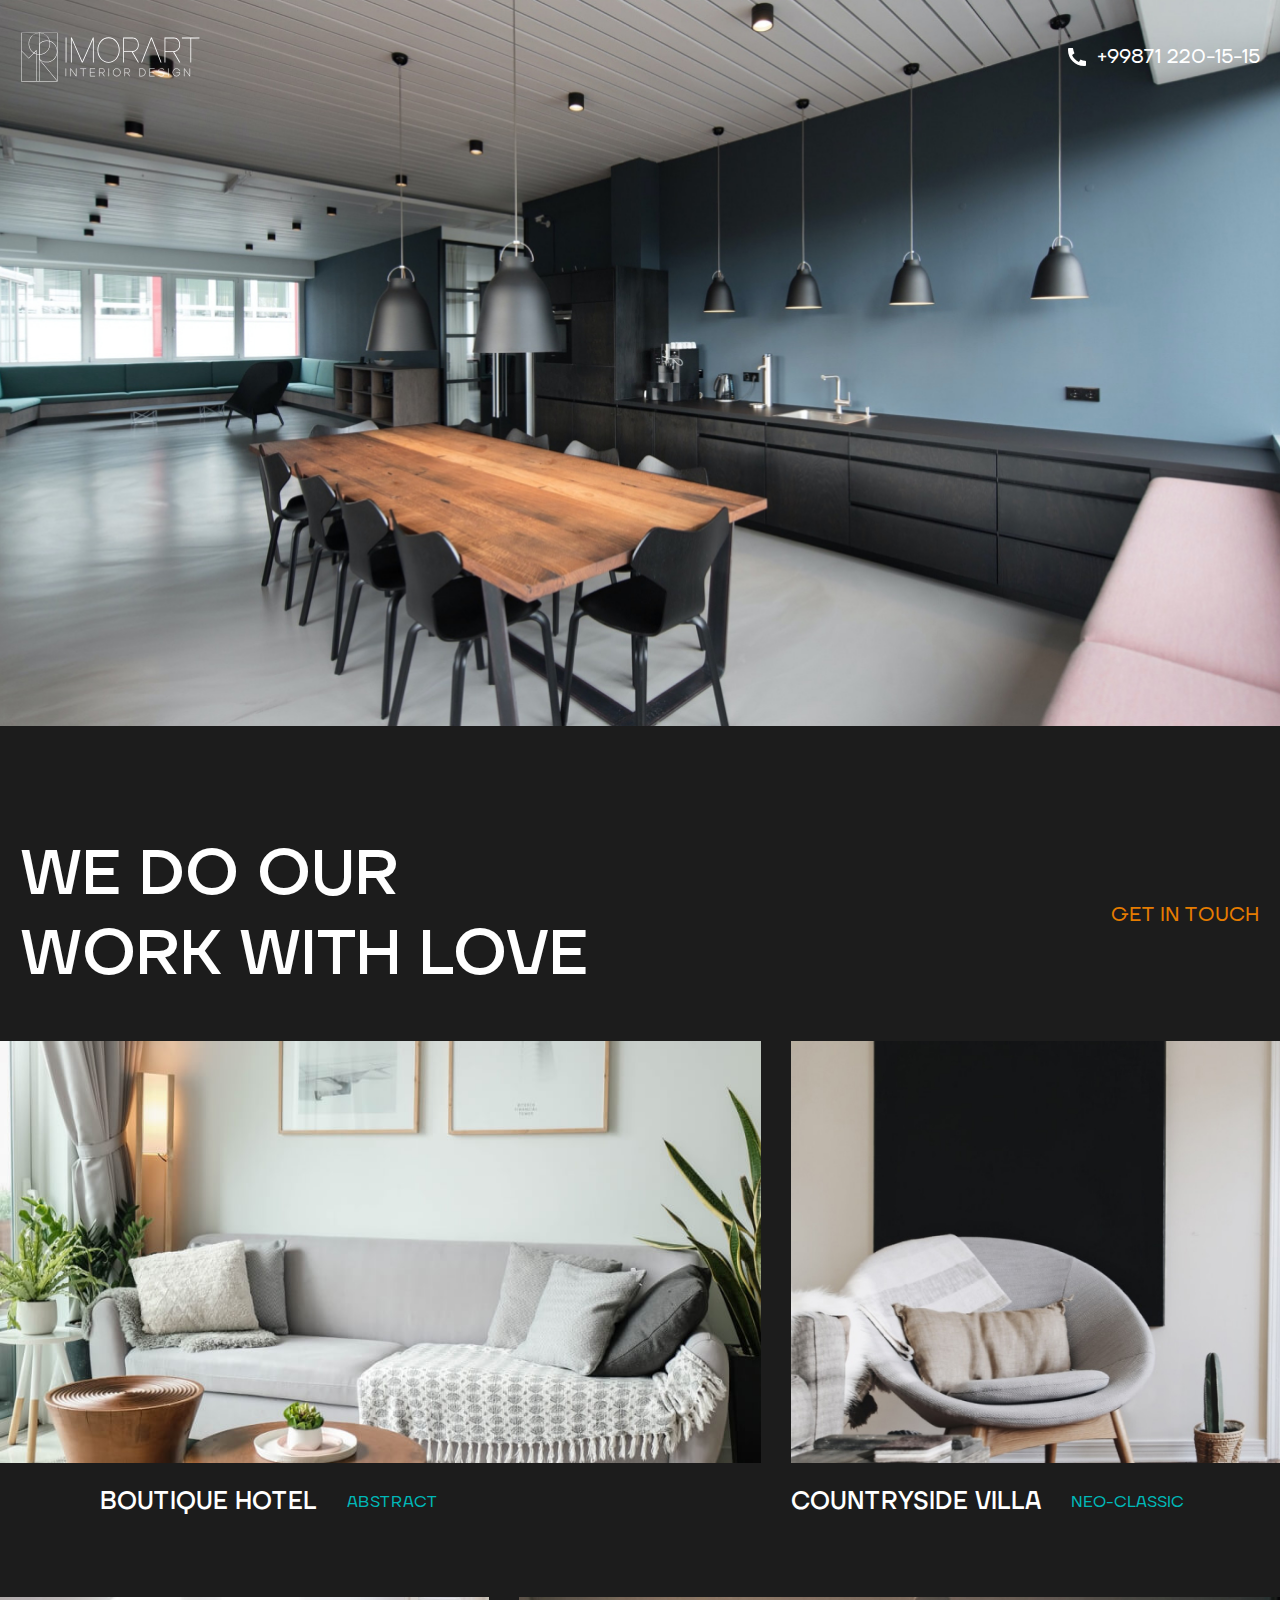
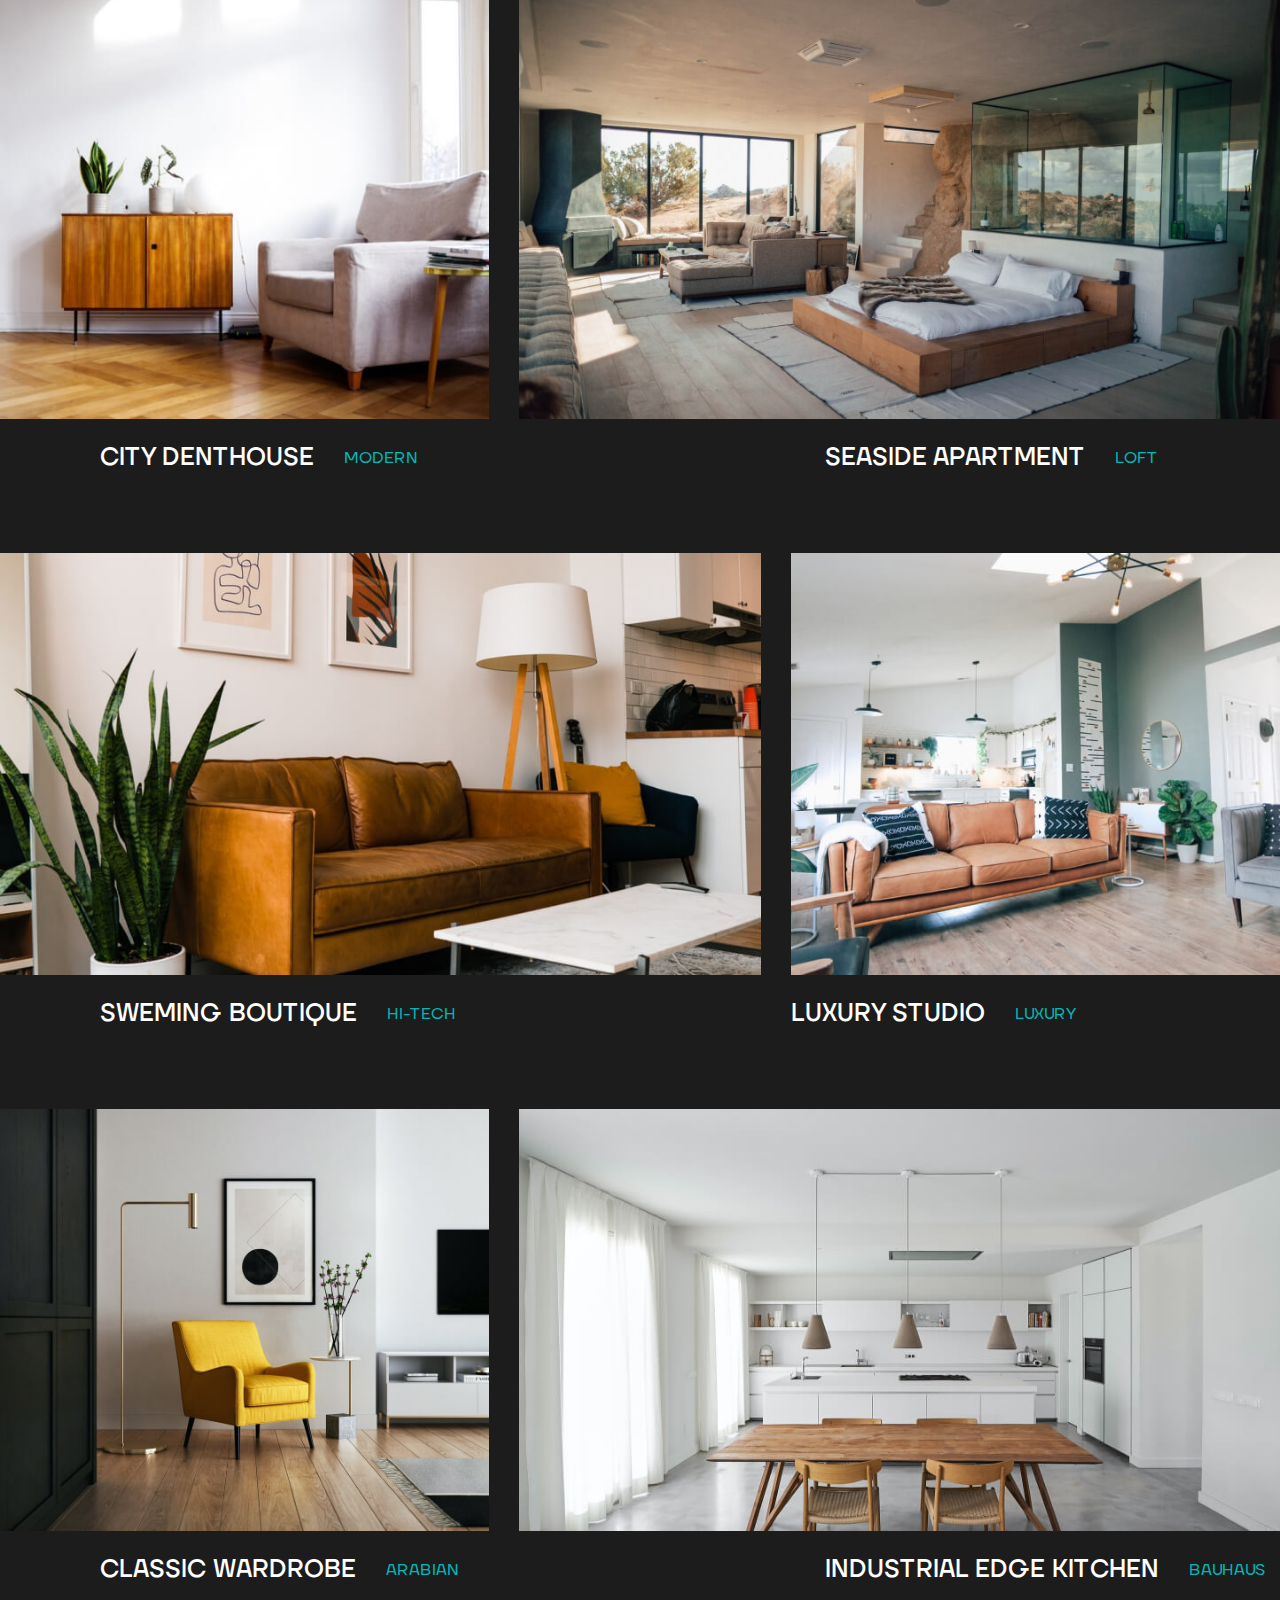
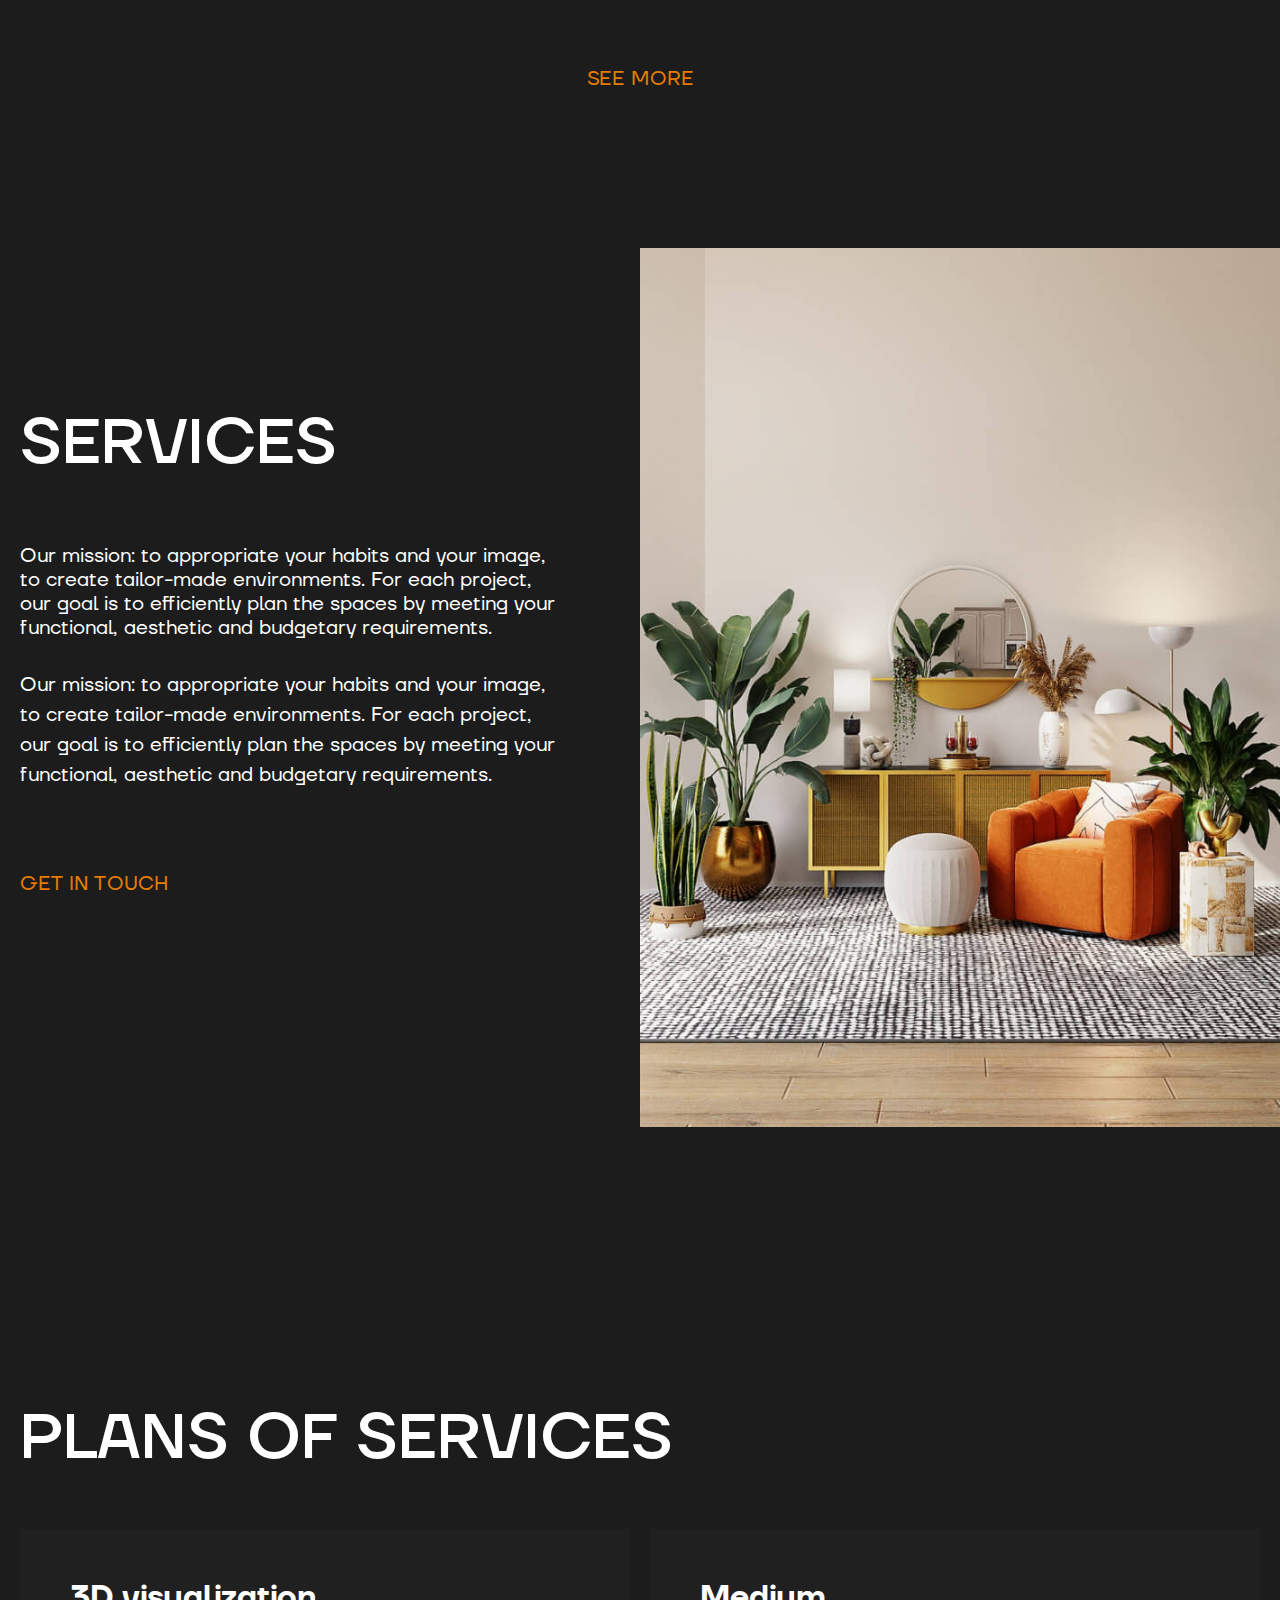
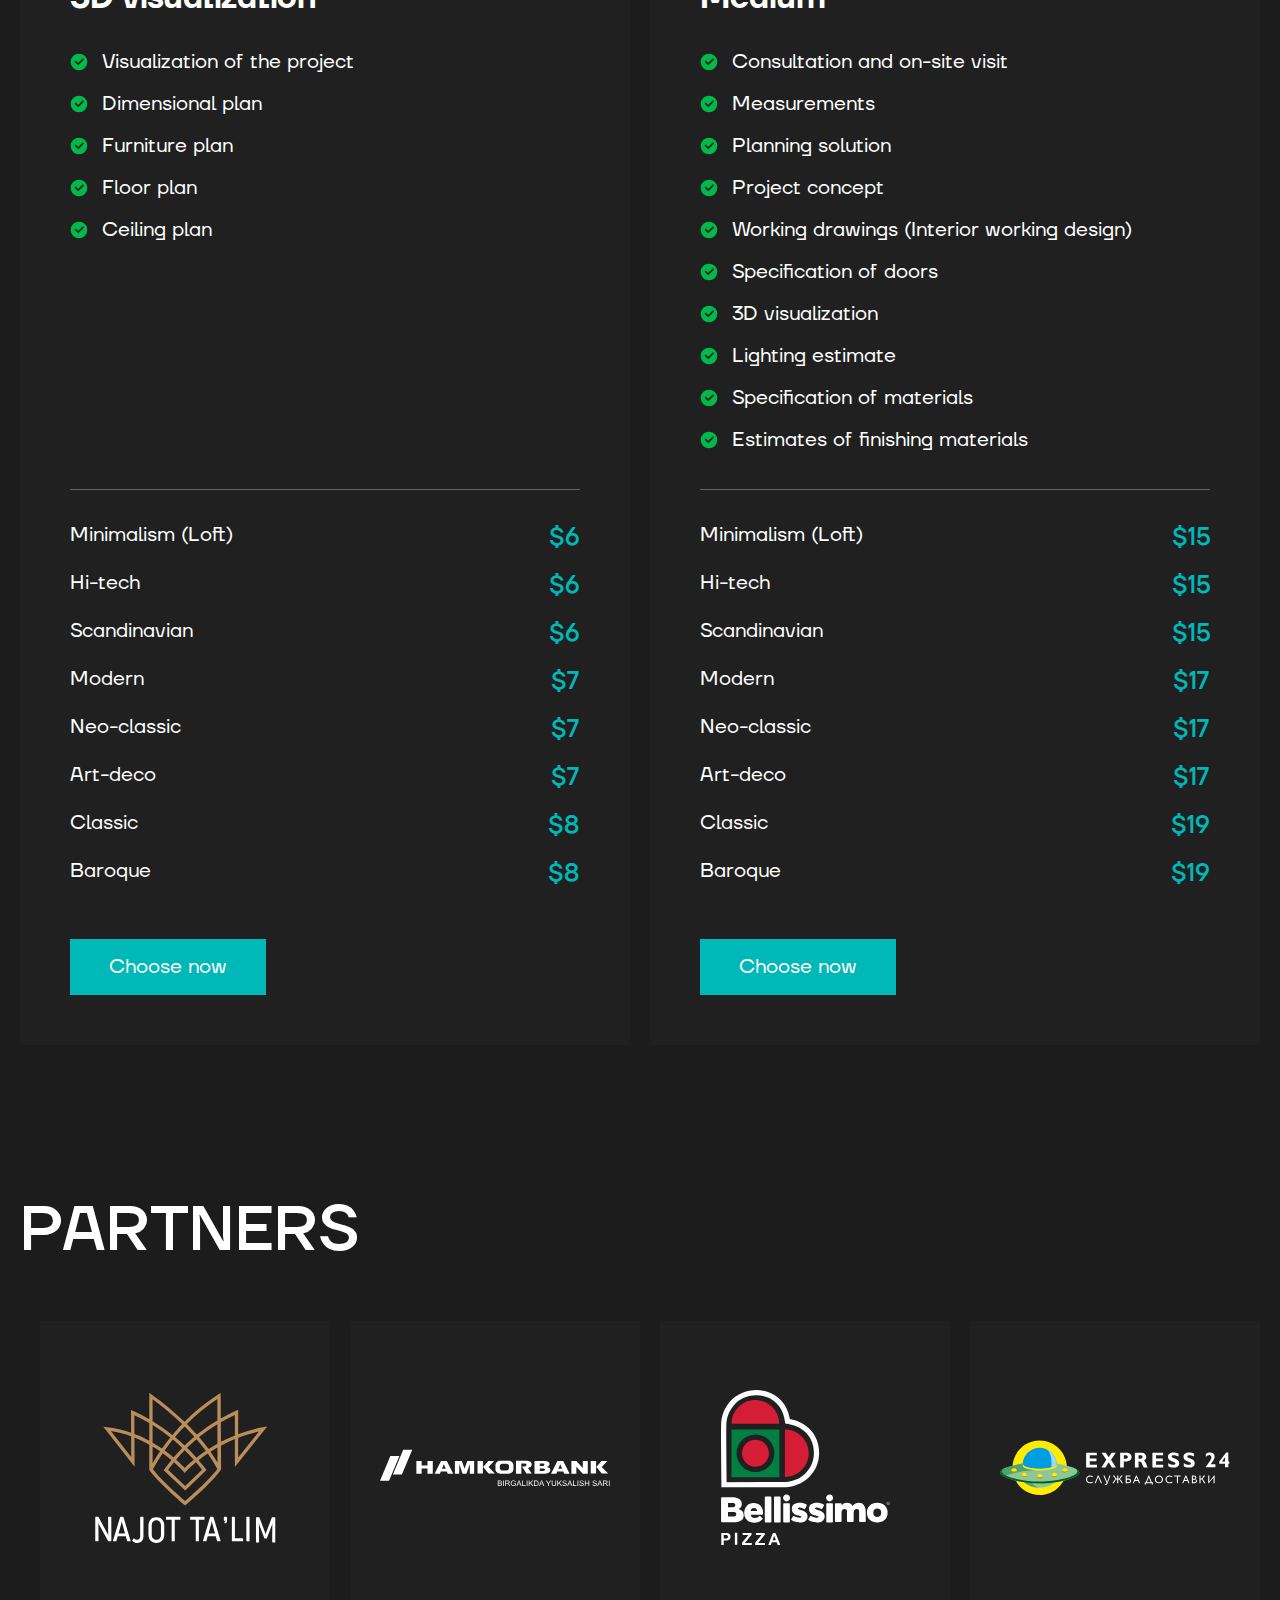
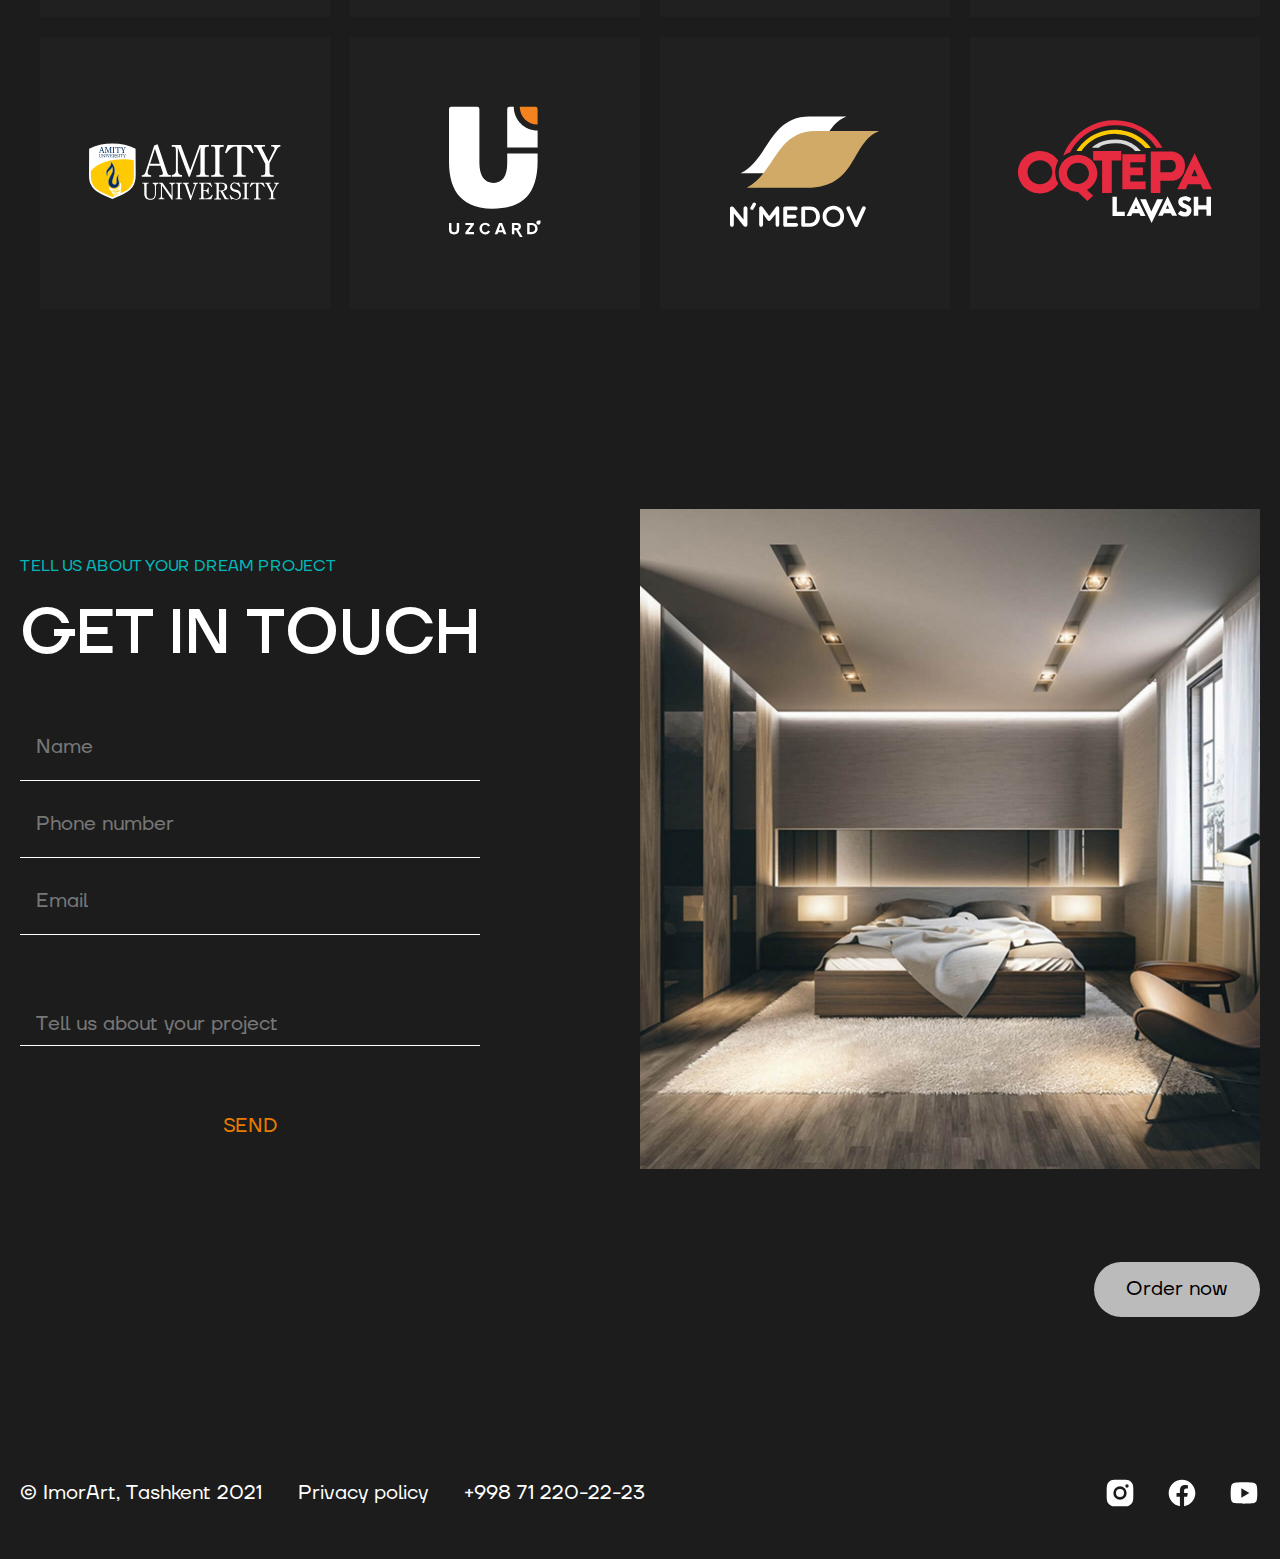
<file: index.html>
<!DOCTYPE html>
<html lang="en">
<head>
  <meta charset="UTF-8">
  <meta http-equiv="X-UA-Compatible" content="IE=edge">
  <meta name="viewport" content="width=device-width, initial-scale=1.0">
  <title>IMORART INTERIOR DESIGN</title>
  <link rel="stylesheet" href="css/main.css">
</head>
<body>

  <header class="site-header">
    <div class="site-header__container container">
      <a class="site-header__logo-link logo-link" href="index.html">
        <img class="logo-link__img" src="img/icon/imorat-logo.svg" alt="logo imorart" width="180" height="50">
      </a>
      <a class="site-header__call-link" href="tel:998712201515">+99871 220-15-15</a>
    </div>
  </header>

  <main class="site-main">

    <h1 class="visually-hidden">WE DO OUR WORK WITH LOVE</h1>

    <section class="our-work">
      <h2 class="visually-hidden">Imorart works</h2>

        <div class="container">
          <div class="our-work__header">
            <p class="our-work__heading heading">We do our work with love</p> 
            <a class="site-link site-link--animated" href="#getintouch">Get in touch</a>
          </div>
        </div>

        <div class="our-work__gallery gallery">
          <div class="gallery__container big-container">
            <ul class="gallery__list">

              <li class="gallery__item">

                <figure class="gallery__figure">
                  <a class="gallery__figure-link" href="#">
                    <img class="gallery__img-design" src="img/boutique.jpg" srcset="img/boutique@2x.jpg 2x" alt="img" width="858" height="476">
                    <span class="gallery__figure-link-text">See work
                      <svg width="14" height="14" fill="none" xmlns="http://www.w3.org/2000/svg"><path d="m11.338 4.199-9.325 9.324L.481 11.99l9.324-9.324H1.588V.5h11.916v11.917h-2.166V4.199Z" fill="#fff"/></svg>
                    </span>
                  </a>
                  <figcaption class="gallery__design-title">
                    <h3 class="gallery__design-heading image-title">Boutique hotel</h3>
                    <p class="gallery__design-style blue-text">Abstract</p>
                  </figcaption>
                </figure>

                <figure class="gallery__figure">
                  <a class="gallery__figure-link" href="#">
                    <img class="gallery__img-design" src="img/sofa.jpg" srcset="img/sofa@2x.jpg 2x" alt="img" width="552" height="476">
                    <span class="gallery__figure-link-text">See work
                      <svg width="14" height="14" fill="none" xmlns="http://www.w3.org/2000/svg"><path d="m11.338 4.199-9.325 9.324L.481 11.99l9.324-9.324H1.588V.5h11.916v11.917h-2.166V4.199Z" fill="#fff"/></svg>
                    </span>
                  </a>
                  <figcaption class="gallery__design-title">
                    <h3 class="gallery__design-heading image-title">Countryside villa</h3>
                    <p class="gallery__design-style blue-text">Neo-classic</p>
                  </figcaption>
                </figure>

              </li>

              <li class="gallery__item">

                <figure class="gallery__figure">
                  <a class="gallery__figure-link" href="#">
                    <img class="gallery__img-design" src="img/seaside.jpg" srcset="img/seaside@2x.jpg 2x" alt="img" width="858" height="476">
                    <span class="gallery__figure-link-text">See work
                      <svg width="14" height="14" fill="none" xmlns="http://www.w3.org/2000/svg"><path d="m11.338 4.199-9.325 9.324L.481 11.99l9.324-9.324H1.588V.5h11.916v11.917h-2.166V4.199Z" fill="#fff"/></svg>
                    </span>
                  </a>
                  <figcaption class="gallery__design-title">
                    <h3 class="gallery__design-heading image-title">Seaside apartment</h3>
                    <p class="gallery__design-style blue-text">Loft</p>
                  </figcaption>
                </figure>

                <figure class="gallery__figure">
                  <a class="gallery__figure-link" href="#">
                    <img class="gallery__img-design" src="img/city-d.jpg" srcset="img/city-d@2x.jpg 2x" alt="img" width="552" height="476">
                    <span class="gallery__figure-link-text">See work
                      <svg width="14" height="14" fill="none" xmlns="http://www.w3.org/2000/svg"><path d="m11.338 4.199-9.325 9.324L.481 11.99l9.324-9.324H1.588V.5h11.916v11.917h-2.166V4.199Z" fill="#fff"/></svg>
                    </span>
                  </a>
                  <figcaption class="gallery__design-title">
                    <h3 class="gallery__design-heading image-title">City denthouse</h3>
                    <p class="gallery__design-style blue-text">Modern</p>
                  </figcaption>
                </figure>

              </li>

              <li class="gallery__item">

                <figure class="gallery__figure">
                  <a class="gallery__figure-link" href="#">
                    <img class="gallery__img-design" src="img/sweming.jpg" srcset="img/sweming@2x.jpg 2x" alt="img" width="858" height="476">
                    <span class="gallery__figure-link-text">See work
                      <svg width="14" height="14" fill="none" xmlns="http://www.w3.org/2000/svg"><path d="m11.338 4.199-9.325 9.324L.481 11.99l9.324-9.324H1.588V.5h11.916v11.917h-2.166V4.199Z" fill="#fff"/></svg>
                    </span>
                  </a>
                  <figcaption class="gallery__design-title">
                    <h3 class="gallery__design-heading image-title">Sweming boutique</h3>
                    <p class="gallery__design-style blue-text">Hi-tech</p>
                  </figcaption>
                </figure>

                <figure class="gallery__figure">
                  <a class="gallery__figure-link" href="#">
                    <img class="gallery__img-design" src="img/luxury.jpg" srcset="img/luxury@2x.jpg 2x" alt="img" width="552" height="476">
                    <span class="gallery__figure-link-text">See work
                      <svg width="14" height="14" fill="none" xmlns="http://www.w3.org/2000/svg"><path d="m11.338 4.199-9.325 9.324L.481 11.99l9.324-9.324H1.588V.5h11.916v11.917h-2.166V4.199Z" fill="#fff"/></svg>
                    </span>
                  </a>
                  <figcaption class="gallery__design-title">
                    <h3 class="gallery__design-heading image-title">Luxury studio</h3>
                    <p class="gallery__design-style blue-text">Luxury</p>
                  </figcaption>
                </figure>

              </li>

              <li class="gallery__item">

                <figure class="gallery__figure">
                  <a class="gallery__figure-link" href="#">
                    <img class="gallery__img-design" src="img/industrial.jpg" srcset="img/industrial@2x.jpg 2x" alt="img" width="858" height="476">
                    <span class="gallery__figure-link-text">See work
                      <svg width="14" height="14" fill="none" xmlns="http://www.w3.org/2000/svg"><path d="m11.338 4.199-9.325 9.324L.481 11.99l9.324-9.324H1.588V.5h11.916v11.917h-2.166V4.199Z" fill="#fff"/></svg>
                    </span>
                  </a>
                  <figcaption class="gallery__design-title">
                    <h3 class="gallery__design-heading image-title">Industrial edge kitchen</h3>
                    <p class="gallery__design-style blue-text">Bauhaus</p>
                  </figcaption>
                </figure>

                <figure class="gallery__figure">
                  <a class="gallery__figure-link" href="#">
                    <img class="gallery__img-design" src="img/classic.jpg" srcset="img/classic@2x.jpg 2x" alt="img" width="552" height="476">
                    <span class="gallery__figure-link-text">See work
                      <svg width="14" height="14" fill="none" xmlns="http://www.w3.org/2000/svg"><path d="m11.338 4.199-9.325 9.324L.481 11.99l9.324-9.324H1.588V.5h11.916v11.917h-2.166V4.199Z" fill="#fff"/></svg>
                    </span>
                  </a>
                  <figcaption class="gallery__design-title">
                    <h3 class="gallery__design-heading image-title">Classic wardrobe</h3>
                    <p class="gallery__design-style blue-text">Arabian</p>
                  </figcaption>
                </figure>

              </li>

            </ul>

            <div class="gallery__link">
              <a class="site-link site-link--squared-animated site-link--squared" href="#">See more</a>
            </div>
          </div>
  
        </div>

    </section>

    <section class="services">
      <h2 class="visually-hidden">SERVICES</h2>
      <div class="services__container container">
        <div class="services__content">
          <p class="services__heading heading">Services</p>
          <p class="services__desc">Our mission: to appropriate your habits and your image, to create tailor-made environments. For each project, our goal is to efficiently plan the spaces by meeting your functional, aesthetic and budgetary requirements.</p>
          <p class="services__desc services__desc--second">Our mission: to appropriate your habits and your image, to create tailor-made environments. For each project, our goal is to efficiently plan the spaces by meeting your functional, aesthetic and budgetary requirements.</p>
          <a class="site-link site-link--animated" href="#">Get in touch</a>
        </div>
        <picture class="services__img">
          <source media="(max-width: 1024px)" srcset="img/services-img-tablet.jpg 1x, services-img-tablet@2x.jpg 2x">
          <source media="(max-width: 375px)" srcset="img/services-img-mobile.jpg 1x, services-img-mobile@2x.jpg 2x">
          <img src="img/services-img-desktop.jpg" srcset="img/services-img-desktop@2x.jpg 2x" alt="img" width="710" height="975">
        </picture>
      </div>
    </section>

    <section class="plans-services">
      <h2 class="visually-hidden">PLANS OF SERVICES</h2>
      <div class="plans-services__container container">
        <p class="plans-services__title heading">Plans of services</p>
        <div class="plans-services__grid">
          <article class="plans-services__item">
            <div class="plans-services__item-inner">
              <div class="plans-services__item-header">
                <h3 class="plans-services__item-heading">3D visualization</h3>
                <ul class="plans-services__item-list">
                  <li class="plans-services__item-plan">
                    <span class="mark"></span>
                    <p class="plans-services__item-text">Visualization of the project</p>
                  </li>
                  <li class="plans-services__item-plan">
                    <span class="mark"></span>
                    <p class="plans-services__item-text">Dimensional plan</p>
                  </li>
                  <li class="plans-services__item-plan">
                    <span class="mark"></span>
                    <p class="plans-services__item-text">Furniture plan</p>
                  </li>
                  <li class="plans-services__item-plan">
                    <span class="mark"></span>
                    <p class="plans-services__item-text">Floor plan</p>
                  </li>
                  <li class="plans-services__item-plan">
                    <span class="mark"></span>
                    <p class="plans-services__item-text">Ceiling plan</p>
                  </li>
                </ul>
              </div>
              <div class="plans-services__item-bottom">
                <ul class="plans-services__desc-list">
                  <li class="plans-services__desc-item">
                    <span class="plans-services__desc-text">Minimalism (Loft)</span>
                    <strong class="blue-text plans-services__desc-sum">$6</strong>
                  </li>
                  <li class="plans-services__desc-item">
                    <span class="plans-services__desc-text">Hi-tech</span>
                    <strong class="blue-text plans-services__desc-sum">$6</strong>
                  </li>
                  <li class="plans-services__desc-item">
                    <span class="plans-services__desc-text">Scandinavian</span>
                    <strong class="blue-text plans-services__desc-sum">$6</strong>
                  </li>
                  <li class="plans-services__desc-item">
                    <span class="plans-services__desc-text">Modern</span>
                    <strong class="blue-text plans-services__desc-sum">$7</strong>
                  </li>
                  <li class="plans-services__desc-item">
                    <span class="plans-services__desc-text">Neo-classic</span>
                    <strong class="blue-text plans-services__desc-sum">$7</strong>
                  </li>
                  <li class="plans-services__desc-item">
                    <span class="plans-services__desc-text">Art-deco</span>
                    <strong class="blue-text plans-services__desc-sum">$7</strong>
                  </li>
                  <li class="plans-services__desc-item">
                    <span class="plans-services__desc-text">Classic</span>
                    <strong class="blue-text plans-services__desc-sum">$8</strong>
                  </li>
                  <li class="plans-services__desc-item">
                    <span class="plans-services__desc-text">Baroque</span>
                    <strong class="blue-text plans-services__desc-sum">$8</strong>
                  </li>
                </ul>
                <a class="plans-services__item-link site-button" href="#">Choose now</a>
                
              </div>
            </div>
          </article>
          <article class="plans-services__item">
            <div class="plans-services__item-inner">
              <div class="plans-services__item-header">
                <h3 class="plans-services__item-heading">Medium</h3>
                <ul class="plans-services__item-list">
                  <li class="plans-services__item-plan">
                    <span class="mark"></span>
                    <p class="plans-services__item-text">Consultation and on-site visit</p>
                  </li>
                  <li class="plans-services__item-plan">
                    <span class="mark"></span>
                    <p class="plans-services__item-text">Measurements</p>
                  </li>
                  <li class="plans-services__item-plan">
                    <span class="mark"></span>
                    <p class="plans-services__item-text">Planning solution</p>
                  </li>
                  <li class="plans-services__item-plan">
                    <span class="mark"></span>
                    <p class="plans-services__item-text">Project concept</p>
                  </li>
                  <li class="plans-services__item-plan">
                    <span class="mark"></span>
                    <p class="plans-services__item-text">Working drawings (Interior working design)</p>
                  </li>
                  <li class="plans-services__item-plan">
                    <span class="mark"></span>
                    <p class="plans-services__item-text">Specification of doors</p>
                  </li>
                  <li class="plans-services__item-plan">
                    <span class="mark"></span>
                    <p class="plans-services__item-text">3D visualization</p>
                  </li>
                  <li class="plans-services__item-plan">
                    <span class="mark"></span>
                    <p class="plans-services__item-text">Lighting estimate</p>
                  </li>
                  <li class="plans-services__item-plan">
                    <span class="mark"></span>
                    <p class="plans-services__item-text">Specification of materials</p>
                  </li>
                  <li class="plans-services__item-plan">
                    <span class="mark"></span>
                    <p class="plans-services__item-text">Estimates of finishing materials</p>
                  </li>
                </ul>
              </div>
              <div class="plans-services__item-bottom">
                <ul class="plans-services__desc-list">
                  <li class="plans-services__desc-item">
                    <span class="plans-services__desc-text">Minimalism (Loft)</span>
                    <strong class="blue-text plans-services__desc-sum">$15</strong>
                  </li>
                  <li class="plans-services__desc-item">
                    <span class="plans-services__desc-text">Hi-tech</span>
                    <strong class="blue-text plans-services__desc-sum">$15</strong>
                  </li>
                  <li class="plans-services__desc-item">
                    <span class="plans-services__desc-text">Scandinavian</span>
                    <strong class="blue-text plans-services__desc-sum">$15</strong>
                  </li>
                  <li class="plans-services__desc-item">
                    <span class="plans-services__desc-text">Modern</span>
                    <strong class="blue-text plans-services__desc-sum">$17</strong>
                  </li>
                  <li class="plans-services__desc-item">
                    <span class="plans-services__desc-text">Neo-classic</span>
                    <strong class="blue-text plans-services__desc-sum">$17</strong>
                  </li>
                  <li class="plans-services__desc-item">
                    <span class="plans-services__desc-text">Art-deco</span>
                    <strong class="blue-text plans-services__desc-sum">$17</strong>
                  </li>
                  <li class="plans-services__desc-item">
                    <span class="plans-services__desc-text">Classic</span>
                    <strong class="blue-text plans-services__desc-sum">$19</strong>
                  </li>
                  <li class="plans-services__desc-item">
                    <span class="plans-services__desc-text">Baroque</span>
                    <strong class="blue-text plans-services__desc-sum">$19</strong>
                  </li>
                </ul>
                <a class="plans-services__item-link site-button" href="#">Choose now</a>
                
              </div>
            </div>
          </article>
        </div>
      </div>
    </section>

    <section class="partners">
      <h2 class="visually-hidden">Partners</h2>
      <div class="partners__container container">
        <p class="partners__title heading">Partners</p>
        <ul class="partners__list">
          <li class="partners__item">
            <a class="partners__link" href="#">
              <img class="partners__img partners__img--nt" src="img/icon/nt.svg" alt="Najot ta'lim" width="181" height="150">
            </a>
          </li>
          <li class="partners__item">
            <a class="partners__link" href="#">
              <img class="partners__img partners__img--bank" src="img/icon/hamkor-bank.svg" alt="Hamkor bank" width="233" height="37">
            </a>
          </li>
          <li class="partners__item">
            <a class="partners__link" href="#">
              <img class="partners__img partners__img--pizza" src="img/icon/belissimo.svg" alt="Belissimo" width="169" height="155">
            </a>
          </li>
          <li class="partners__item">
            <a class="partners__link" href="#">
              <img class="partners__img partners__img--express" src="img/icon/express.svg" alt="express 24" width="234" height="56">
            </a>
          </li>
          <li class="partners__item">
            <a class="partners__link" href="#">
              <img class="partners__img partners__img--amity" src="img/icon/amity.svg" alt="Amity" width="192" height="57">
            </a>
          </li>
          <li class="partners__item">
            <a class="partners__link" href="#">
              <img class="partners__img partners__img--card" src="img/icon/uzcard.svg" alt="Uzcard" width="92" height="130">
            </a>
          </li>
          <li class="partners__item">
            <a class="partners__link" href="#">
              <img class="partners__img partners__img--nmedov" src="img/icon/nmedov.svg" alt="N'medov" width="150" height="112">
            </a>
          </li>
          <li class="partners__item">
            <a class="partners__link" href="#">
              <img class="partners__img partners__img--white-burger" src="img/icon/oqtepa.svg" alt="Oqtepa lavash" width="195" height="104">
            </a>
          </li>
        </ul>
      </div>
    </section>
    
    <section class="get-in-touch-section">
      <h2 class="visually-hidden">Get in touch</h2>

      <div class="get-in-touch">
        <div class="get-in-touch__container container">
          <div class="get-in-touch__content">
            <p class="get-in-touch__text blue-text">Tell us about your dream project</p>
            <p class="get-in-touch__heading heading">Get in touch</p>
            <form  class="get-in-touch__form" action="https://echo.htmlacademy.ru" method="post">
              <input class="get-in-touch__form-control" type="text" name="Name" aria-label="Name" placeholder="Name" required>
              <input class="get-in-touch__form-control" type="tel" name="Phone number" aria-label="Phone number" placeholder="Phone number" required>
              <input class="get-in-touch__form-control" type="email" name="Email" aria-label="Email" placeholder="Email" required>
              <div class="get-in-touch__message-wrapper">
                <label class="get-in-touch__message-label" for="message">Tell us about your project</label>
                <textarea class="get-in-touch__message" rows="3" id="message" name="message"></textarea>
              </div>
              <button class="get-in-touch__submit-btn site-link site-link--animated" type="submit">Send</button>
            </form>
          </div>
          <div class="get-in-touch__decoration">
            <picture class="get-in-touch__img">
              <source media="(max-width: 1024px)" srcset="img/get-touch-mobile.jpg 1x, img/get-touch-mobile@2x.jpg 2x">
              <img src="img/get-touch-img.jpg" srcset="img/get-touch-img@2x.jpg" alt="" width="620" height="660">
            </picture>
            <button class="get-in-touch__btn">Order now</button>
          </div>
        </div>
      </div>
      
    </section>

  </main>


  <footer class="site-footer">

    <div class="site-footer__container container">
      <div class="site-footer__content">
        <p class="site-footer__desc">© ImorArt, Tashkent 2021</p>
        <p class="site-footer__desc">Privacy policy</p>
        <a class="site-footer__desc" href="tel:998712202223">+998 71 220-22-23</a>
      </div>
      <ul class="site-footer__social-list">
        <li class="site-footer__social-item">
          <a class="site-footer__social-item-link" href="#">
            <img class="site-footer__social-item-img" src="img/icon/instagram.svg" alt="instagram" width="32" height="32">
          </a>
        </li>
        <li class="site-footer__social-item">
          <a class="site-footer__social-item-link" href="#">
            <img class="site-footer__social-item-img" src="img/icon/facebook.svg" alt="facebook" width="32" height="32">
          </a>
        </li>
        <li class="site-footer__social-item">
          <a class="site-footer__social-item-link" href="#">
            <img class="site-footer__social-item-img" src="img/icon/youtube.svg" alt="youtube" width="32" height="32">
          </a>
        </li>
      </ul>
    </div>

  </footer>


</body>
</html>
</file>
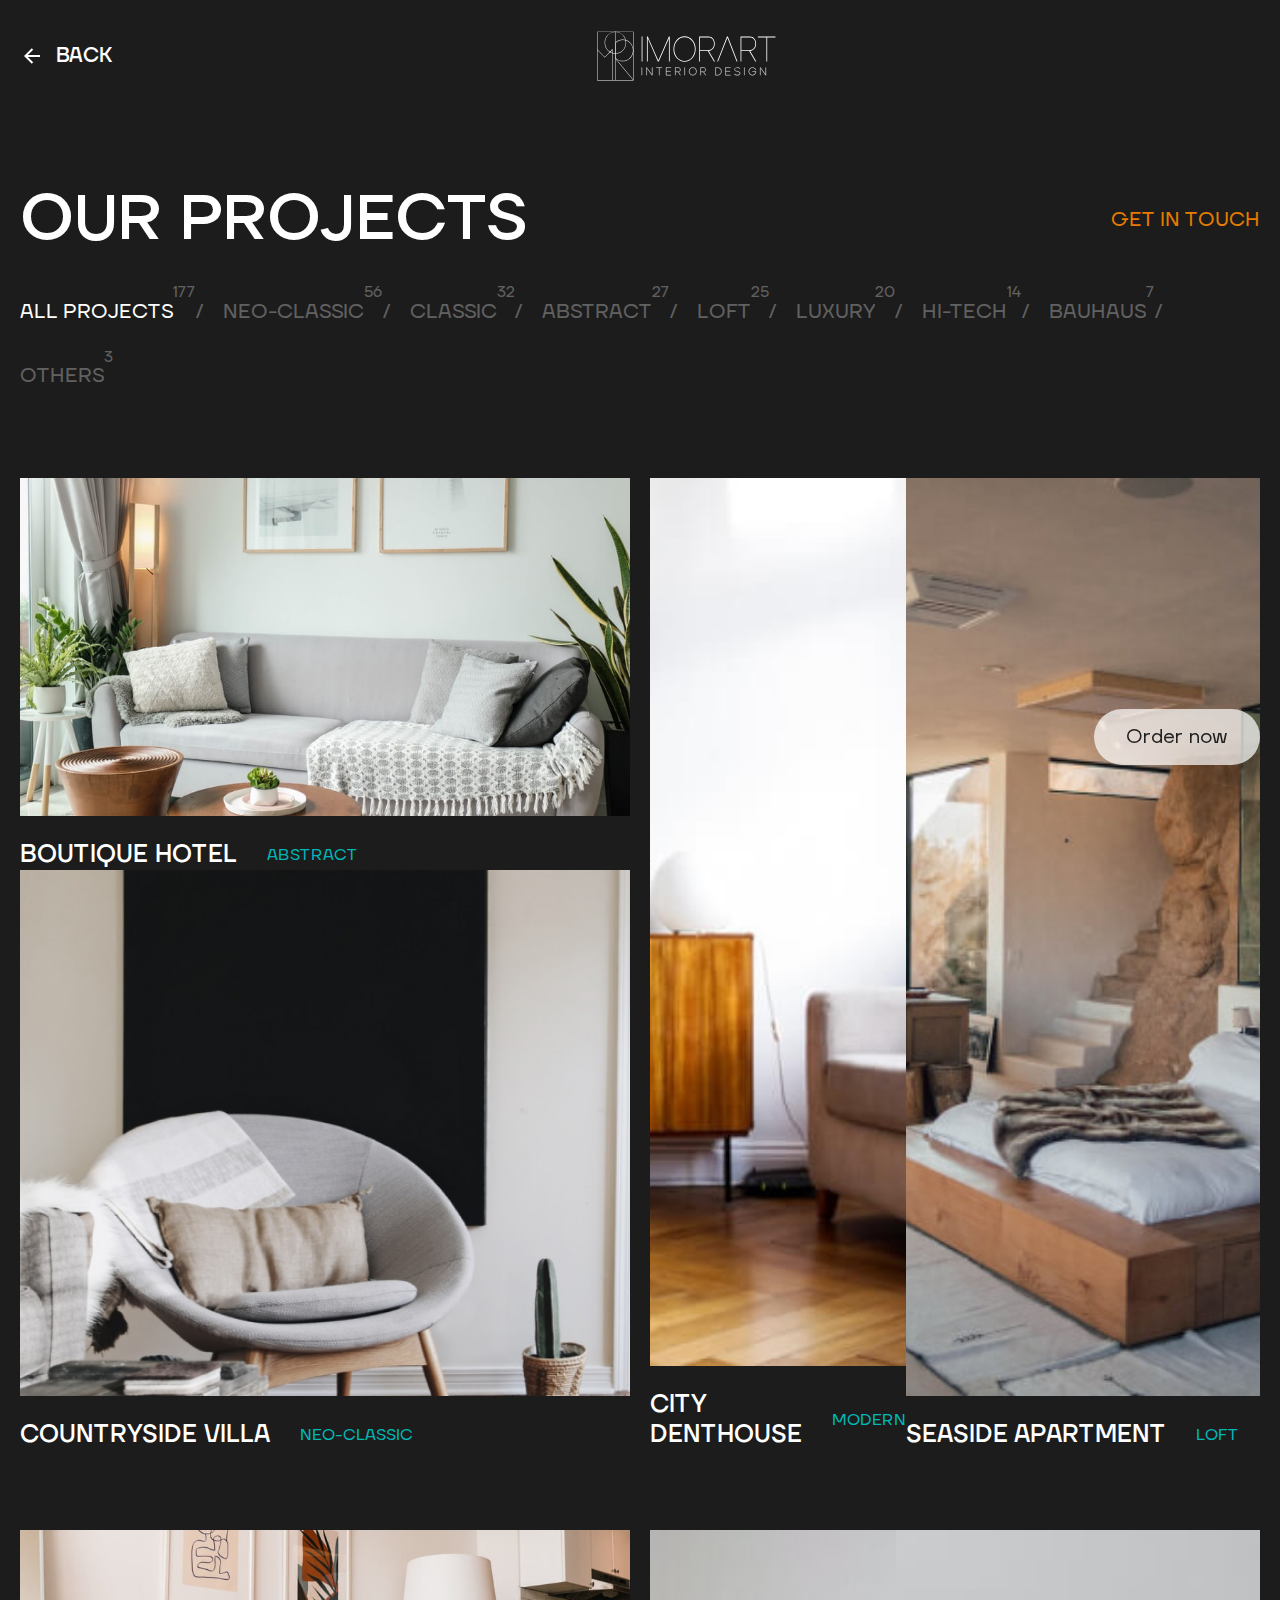
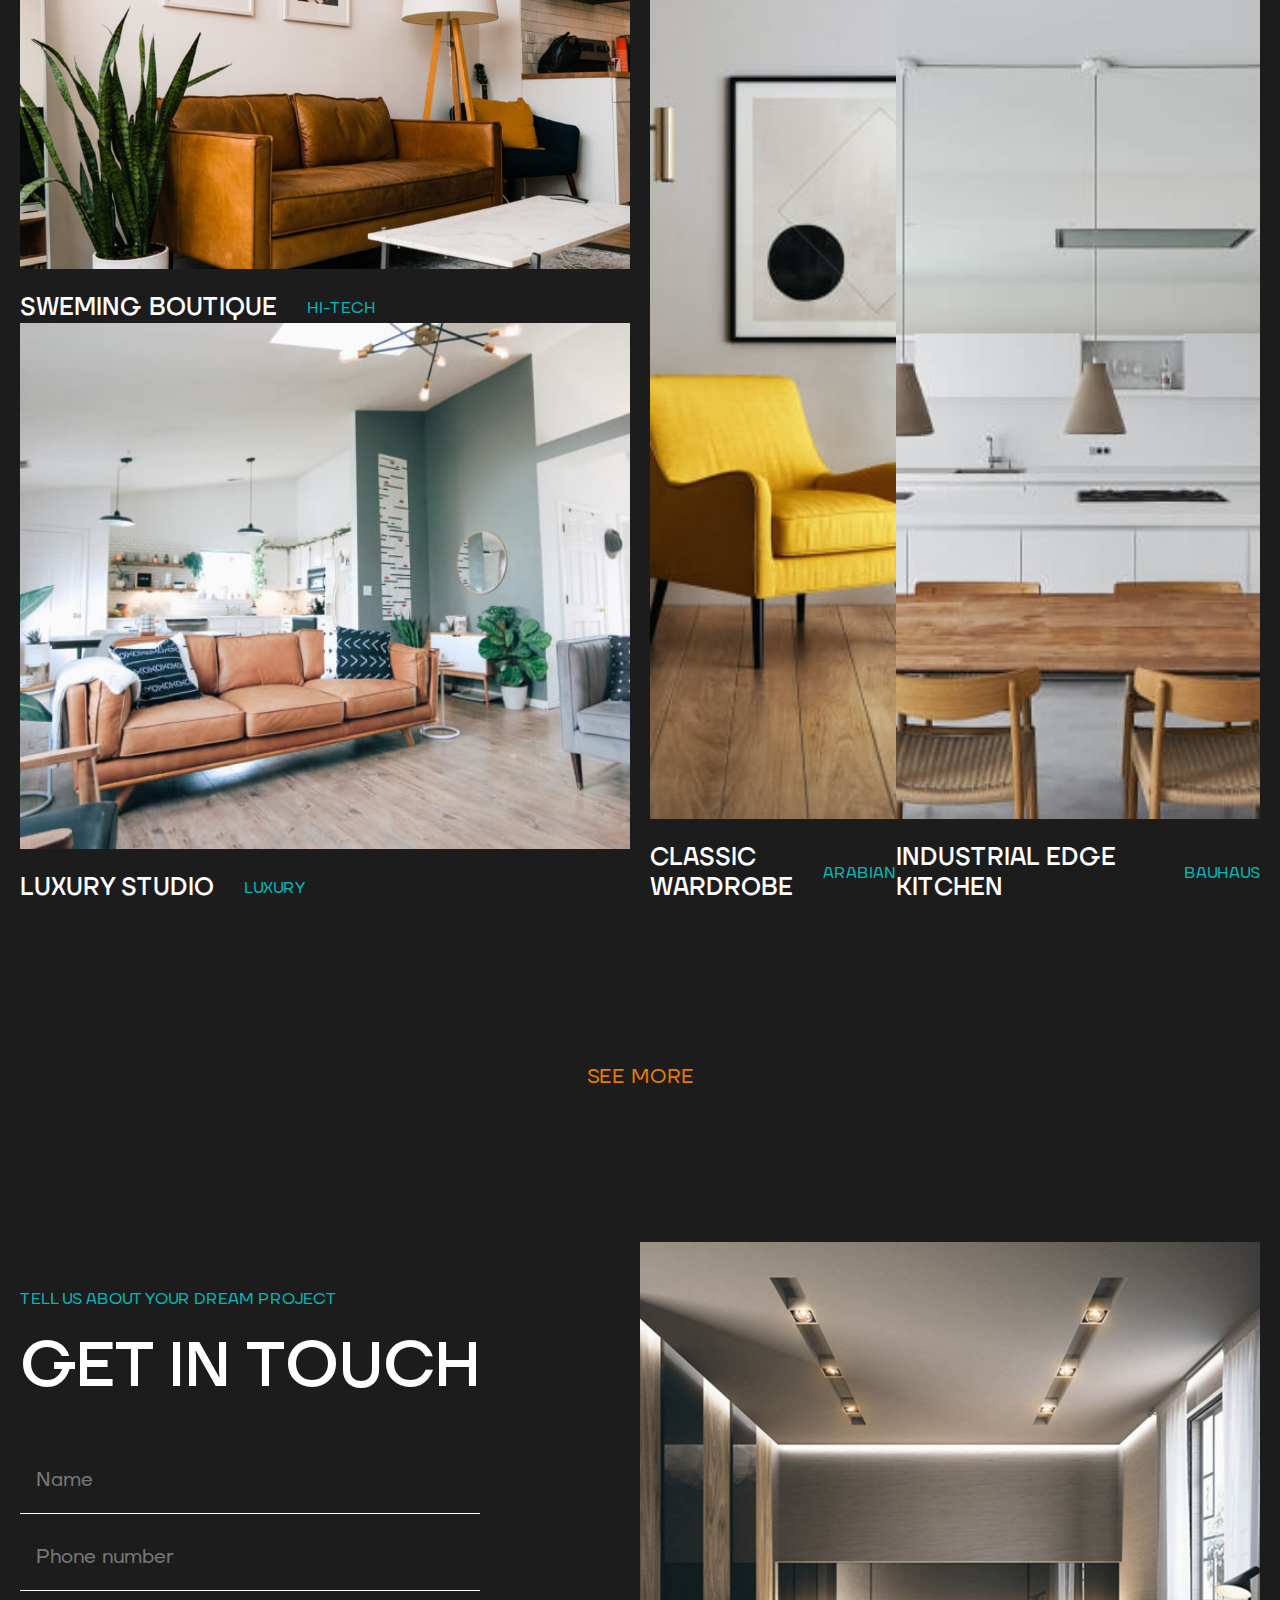
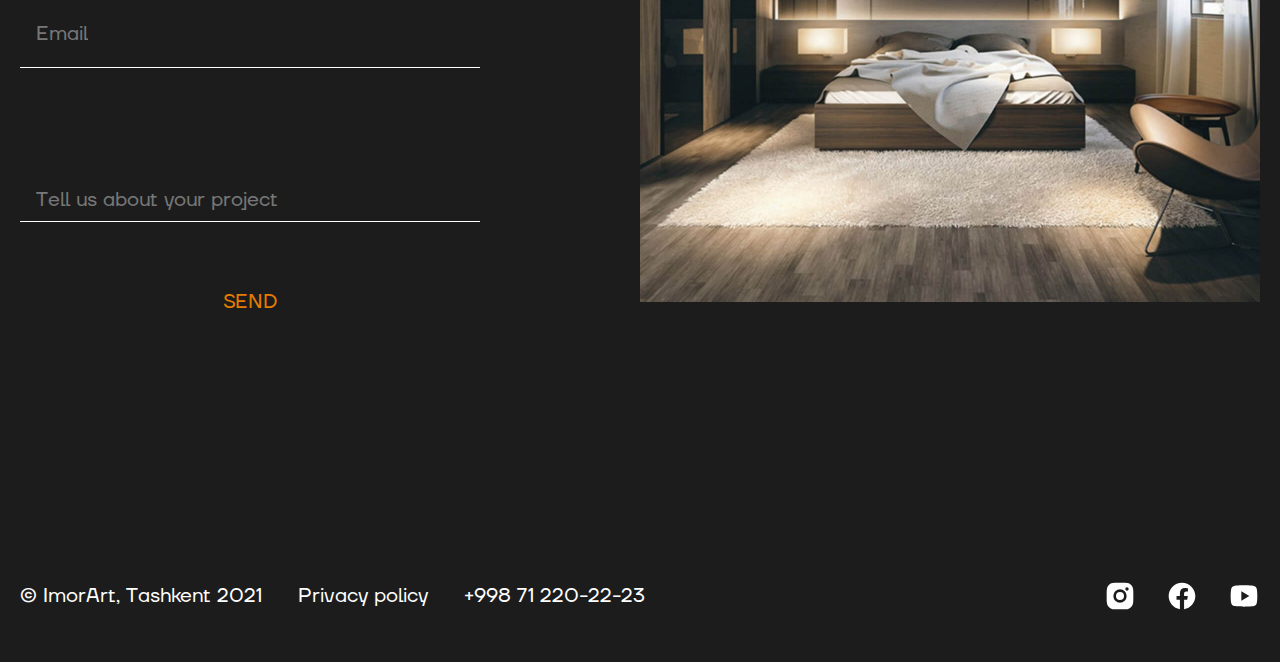
<file: our-projects.html>
<!DOCTYPE html>
<html lang="en">
<head>
  <meta charset="UTF-8">
  <meta http-equiv="X-UA-Compatible" content="IE=edge">
  <meta name="viewport" content="width=device-width, initial-scale=1.0">
  <title>Our projects</title>
  <link rel="stylesheet" href="css/main.min.css">
</head>
<body>

  <main class="site-main">

    <section class="our-projects">
      <div class="our-projects__container container">
        <div class="our-projects__inner">
          <header class="header-projects">
            <div class="header-projects__container">
              <a class="logo-link__back-link back-link" href="index.html">Back</a>
              <a class="header-projects__logo-link logo-link" href="index.html">
                <img class="logo-link__img" src="img/icon/imorat-logo.svg" alt="logo imorart" width="180" height="50">
              </a>
            </div>
          </header>
          <div class="our-projects__header">
            <h1 class="our-projects__heading heading">Our projects</h1>
            <a class="our-projects__link site-link site-link--animated" href="#getintouch">Get in touch</a>
          </div>
          <div class="our-projects__filter">
            <div class="our-projects__filter-inner">
              <header class="our-projects__filter-header">
                <h2 class="our-projects__filter-heading blue-text">Filters</h2>
                <button class="our-projects__filter-header-close-button js-filter-close">
                  <span class="our-projects__filter-header-button-inner">Close</span>
                </button>
              </header>
              <ul class="our-projects__list">
                <li class="our-projects__item">
                  <button class="our-projects__btn our-projects__btn--active" type="button" data-filter="all">
                    <span class="our-projects__btn-inner">
                      <span class="our-projects__btn-txt">All projects</span>
                      <sup class="our-projects__btn-project-count">177</sup>
                    </span>
                  </button>
                </li>
                <li class="our-projects__item">
                  <button class="our-projects__btn" type="button" data-filter="neo-classic">
                    <span class="our-projects__btn-inner">
                      <span class="our-projects__btn-txt">Neo-classic</span>
                      <sup class="our-projects__btn-project-count">56</sup>
                    </span>
                  </button>
                </li>
                <li class="our-projects__item">
                  <button class="our-projects__btn" type="button" data-filter="classic">
                    <span class="our-projects__btn-inner">
                      <span class="our-projects__btn-txt">Classic</span>
                      <sup class="our-projects__btn-project-count">32</sup>
                    </span>
                  </button>
                </li>
                <li class="our-projects__item">
                  <button class="our-projects__btn" type="button" data-filter="abstract">
                    <span class="our-projects__btn-inner">
                      <span class="our-projects__btn-txt">Abstract</span>
                      <sup class="our-projects__btn-project-count">27</sup>
                    </span>
                  </button>
                </li>
                <li class="our-projects__item">
                  <button class="our-projects__btn" type="button" data-filter="loft">
                    <span class="our-projects__btn-inner">
                      <span class="our-projects__btn-txt">Loft</span>
                      <sup class="our-projects__btn-project-count">25</sup>
                    </span>
                  </button>
                </li>
                <li class="our-projects__item">
                  <button class="our-projects__btn" type="button" data-filter="luxury">
                    <span class="our-projects__btn-inner">
                      <span class="our-projects__btn-txt">Luxury</span>
                      <sup class="our-projects__btn-project-count">20</sup>
                    </span>
                  </button>
                </li>
                <li class="our-projects__item">
                  <button class="our-projects__btn" type="button" data-filter="hi-tech">
                    <span class="our-projects__btn-inner">
                      <span class="our-projects__btn-txt">Hi-tech</span>
                      <sup class="our-projects__btn-project-count">14</sup>
                    </span>
                  </button>
                </li>
                <li class="our-projects__item">
                  <button class="our-projects__btn" type="button" data-filter="bauhaus">
                    <span class="our-projects__btn-inner">
                      <span class="our-projects__btn-txt">Bauhaus</span>
                      <sup class="our-projects__btn-project-count">7</sup>
                    </span>
                  </button>
                </li>
                <li class="our-projects__item">
                  <button class="our-projects__btn" type="button" data-filter="others">
                    <span class="our-projects__btn-inner">
                      <span class="our-projects__btn-txt">Others</span>
                      <sup class="our-projects__btn-project-count">3</sup>
                    </span>
                  </button>
                </li>
              </ul>
            </div>
          </div>
          <button class="our-projects__filter-toggler js-filter-btn">
            <span class="our-projects__filter-toggler-inner">Filters</span>
          </button>
        </div>
      </div>
      <div class="gallery">
        <div class="gallery__container container">
          <ul class="gallery__list">

            <li class="gallery__item">

              <figure class="gallery__figure">
                <a class="gallery__figure-link" href="project.html">
                  <img class="gallery__img-design" src="img/boutique.jpg" srcset="img/boutique@2x.jpg 2x" alt="img" width="858" height="476">
                  <span class="gallery__figure-link-text">See work
                    <svg width="14" height="14" fill="none" xmlns="http://www.w3.org/2000/svg"><path d="m11.338 4.199-9.325 9.324L.481 11.99l9.324-9.324H1.588V.5h11.916v11.917h-2.166V4.199Z" fill="#fff"/></svg>
                  </span>
                </a>
                <figcaption class="gallery__design-title">
                  <h3 class="gallery__design-heading image-title">Boutique hotel</h3>
                  <p class="gallery__design-style blue-text">Abstract</p>
                </figcaption>
              </figure>

              <figure class="gallery__figure">
                <a class="gallery__figure-link" href="project.html">
                  <img class="gallery__img-design" src="img/sofa.jpg" srcset="img/sofa@2x.jpg 2x" alt="img" width="552" height="476">
                  <span class="gallery__figure-link-text">See work
                    <svg width="14" height="14" fill="none" xmlns="http://www.w3.org/2000/svg"><path d="m11.338 4.199-9.325 9.324L.481 11.99l9.324-9.324H1.588V.5h11.916v11.917h-2.166V4.199Z" fill="#fff"/></svg>
                  </span>
                </a>
                <figcaption class="gallery__design-title">
                  <h3 class="gallery__design-heading image-title">Countryside villa</h3>
                  <p class="gallery__design-style blue-text">Neo-classic</p>
                </figcaption>
              </figure>

            </li>

            <li class="gallery__item">

              <figure class="gallery__figure">
                <a class="gallery__figure-link" href="project.html">
                  <img class="gallery__img-design" src="img/seaside.jpg" srcset="img/seaside@2x.jpg 2x" alt="img" width="858" height="476">
                  <span class="gallery__figure-link-text">See work
                    <svg width="14" height="14" fill="none" xmlns="http://www.w3.org/2000/svg"><path d="m11.338 4.199-9.325 9.324L.481 11.99l9.324-9.324H1.588V.5h11.916v11.917h-2.166V4.199Z" fill="#fff"/></svg>
                  </span>
                </a>
                <figcaption class="gallery__design-title">
                  <h3 class="gallery__design-heading image-title">Seaside apartment</h3>
                  <p class="gallery__design-style blue-text">Loft</p>
                </figcaption>
              </figure>

              <figure class="gallery__figure">
                <a class="gallery__figure-link" href="project.html">
                  <img class="gallery__img-design" src="img/city-d.jpg" srcset="img/city-d@2x.jpg 2x" alt="img" width="552" height="476">
                  <span class="gallery__figure-link-text">See work
                    <svg width="14" height="14" fill="none" xmlns="http://www.w3.org/2000/svg"><path d="m11.338 4.199-9.325 9.324L.481 11.99l9.324-9.324H1.588V.5h11.916v11.917h-2.166V4.199Z" fill="#fff"/></svg>
                  </span>
                </a>
                <figcaption class="gallery__design-title">
                  <h3 class="gallery__design-heading image-title">City denthouse</h3>
                  <p class="gallery__design-style blue-text">Modern</p>
                </figcaption>
              </figure>

            </li>

            <li class="gallery__item">

              <figure class="gallery__figure">
                <a class="gallery__figure-link" href="project.html">
                  <img class="gallery__img-design" src="img/sweming.jpg" srcset="img/sweming@2x.jpg 2x" alt="img" width="858" height="476">
                  <span class="gallery__figure-link-text">See work
                    <svg width="14" height="14" fill="none" xmlns="http://www.w3.org/2000/svg"><path d="m11.338 4.199-9.325 9.324L.481 11.99l9.324-9.324H1.588V.5h11.916v11.917h-2.166V4.199Z" fill="#fff"/></svg>
                  </span>
                </a>
                <figcaption class="gallery__design-title">
                  <h3 class="gallery__design-heading image-title">Sweming boutique</h3>
                  <p class="gallery__design-style blue-text">Hi-tech</p>
                </figcaption>
              </figure>

              <figure class="gallery__figure">
                <a class="gallery__figure-link" href="project.html">
                  <img class="gallery__img-design" src="img/luxury.jpg" srcset="img/luxury@2x.jpg 2x" alt="img" width="552" height="476">
                  <span class="gallery__figure-link-text">See work
                    <svg width="14" height="14" fill="none" xmlns="http://www.w3.org/2000/svg"><path d="m11.338 4.199-9.325 9.324L.481 11.99l9.324-9.324H1.588V.5h11.916v11.917h-2.166V4.199Z" fill="#fff"/></svg>
                  </span>
                </a>
                <figcaption class="gallery__design-title">
                  <h3 class="gallery__design-heading image-title">Luxury studio</h3>
                  <p class="gallery__design-style blue-text">Luxury</p>
                </figcaption>
              </figure>

            </li>

            <li class="gallery__item">

              <figure class="gallery__figure">
                <a class="gallery__figure-link" href="project.html">
                  <img class="gallery__img-design" src="img/industrial.jpg" srcset="img/industrial@2x.jpg 2x" alt="img" width="858" height="476">
                  <span class="gallery__figure-link-text">See work
                    <svg width="14" height="14" fill="none" xmlns="http://www.w3.org/2000/svg"><path d="m11.338 4.199-9.325 9.324L.481 11.99l9.324-9.324H1.588V.5h11.916v11.917h-2.166V4.199Z" fill="#fff"/></svg>
                  </span>
                </a>
                <figcaption class="gallery__design-title">
                  <h3 class="gallery__design-heading image-title">Industrial edge kitchen</h3>
                  <p class="gallery__design-style blue-text">Bauhaus</p>
                </figcaption>
              </figure>

              <figure class="gallery__figure">
                <a class="gallery__figure-link" href="project.html">
                  <img class="gallery__img-design" src="img/classic.jpg" srcset="img/classic@2x.jpg 2x" alt="img" width="552" height="476">
                  <span class="gallery__figure-link-text">See work
                    <svg width="14" height="14" fill="none" xmlns="http://www.w3.org/2000/svg"><path d="m11.338 4.199-9.325 9.324L.481 11.99l9.324-9.324H1.588V.5h11.916v11.917h-2.166V4.199Z" fill="#fff"/></svg>
                  </span>
                </a>
                <figcaption class="gallery__design-title">
                  <h3 class="gallery__design-heading image-title">Classic wardrobe</h3>
                  <p class="gallery__design-style blue-text">Arabian</p>
                </figcaption>
              </figure>

            </li>

          </ul>

          <div class="gallery__link">
            <a class="site-link site-link--squared-animated site-link--squared" href="our-projects.html">See more</a>
          </div>
        </div>

      </div>
    </section>

    <section class="get-in-touch-section">
      <h2 class="visually-hidden" id="getintouch">Get in touch</h2>

      <div class="get-in-touch">
        <div class="get-in-touch__container container">
          <div class="get-in-touch__content">
            <p class="get-in-touch__text blue-text">Tell us about your dream project</p>
            <p class="get-in-touch__heading heading">Get in touch</p>
            <form  class="get-in-touch__form" action="https://echo.htmlacademy.ru" method="post">
              <input class="get-in-touch__form-control" type="text" name="Name" aria-label="Name" placeholder="Name" required>
              <input class="get-in-touch__form-control" type="tel" name="Phone number" aria-label="Phone number" placeholder="Phone number" required>
              <input class="get-in-touch__form-control" type="email" name="Email" aria-label="Email" placeholder="Email" required>
              <div class="get-in-touch__message-wrapper">
                <label class="get-in-touch__message-label" for="message">Tell us about your project</label>
                <textarea class="get-in-touch__message" rows="3" id="message" name="message"></textarea>
              </div>
              <button class="get-in-touch__submit-btn site-link site-link--animated" type="submit">Send</button>
            </form>
          </div>
          <div class="get-in-touch__decoration">
            <picture class="get-in-touch__img">
              <source media="(max-width: 1024px)" srcset="img/get-touch-mobile.jpg 1x, img/get-touch-mobile@2x.jpg 2x">
              <img src="img/get-touch-img.jpg" srcset="img/get-touch-img@2x.jpg" alt="" width="620" height="660">
            </picture>
            <a class="get-in-touch__btn" href="#">Order now</a>
          </div>
        </div>
      </div>
      
    </section>

  </main>

  <footer class="site-footer">

    <div class="site-footer__container container">
      <div class="site-footer__content">
        <p class="site-footer__desc">© ImorArt, Tashkent 2021</p>
        <p class="site-footer__desc">Privacy policy</p>
        <a class="site-footer__desc site-footer__desc--link" href="tel:998712202223">+998 71 220-22-23</a>
      </div>
      <ul class="site-footer__social-list">
        <li class="site-footer__social-item">
          <a class="site-footer__social-item-link" href="#" target="_blank">
            <img class="site-footer__social-item-img" src="img/icon/instagram.svg" alt="instagram" width="32" height="32">
          </a>
        </li>
        <li class="site-footer__social-item">
          <a class="site-footer__social-item-link" href="#" target="_blank">
            <img class="site-footer__social-item-img" src="img/icon/facebook.svg" alt="facebook" width="32" height="32">
          </a>
        </li>
        <li class="site-footer__social-item">
          <a class="site-footer__social-item-link" href="#" target="_blank">
            <img class="site-footer__social-item-img" src="img/icon/youtube.svg" alt="youtube" width="32" height="32">
          </a>
        </li>
      </ul>
    </div>

  </footer>
  <script src="js/main.js"></script>
</body>
</html>
</file>
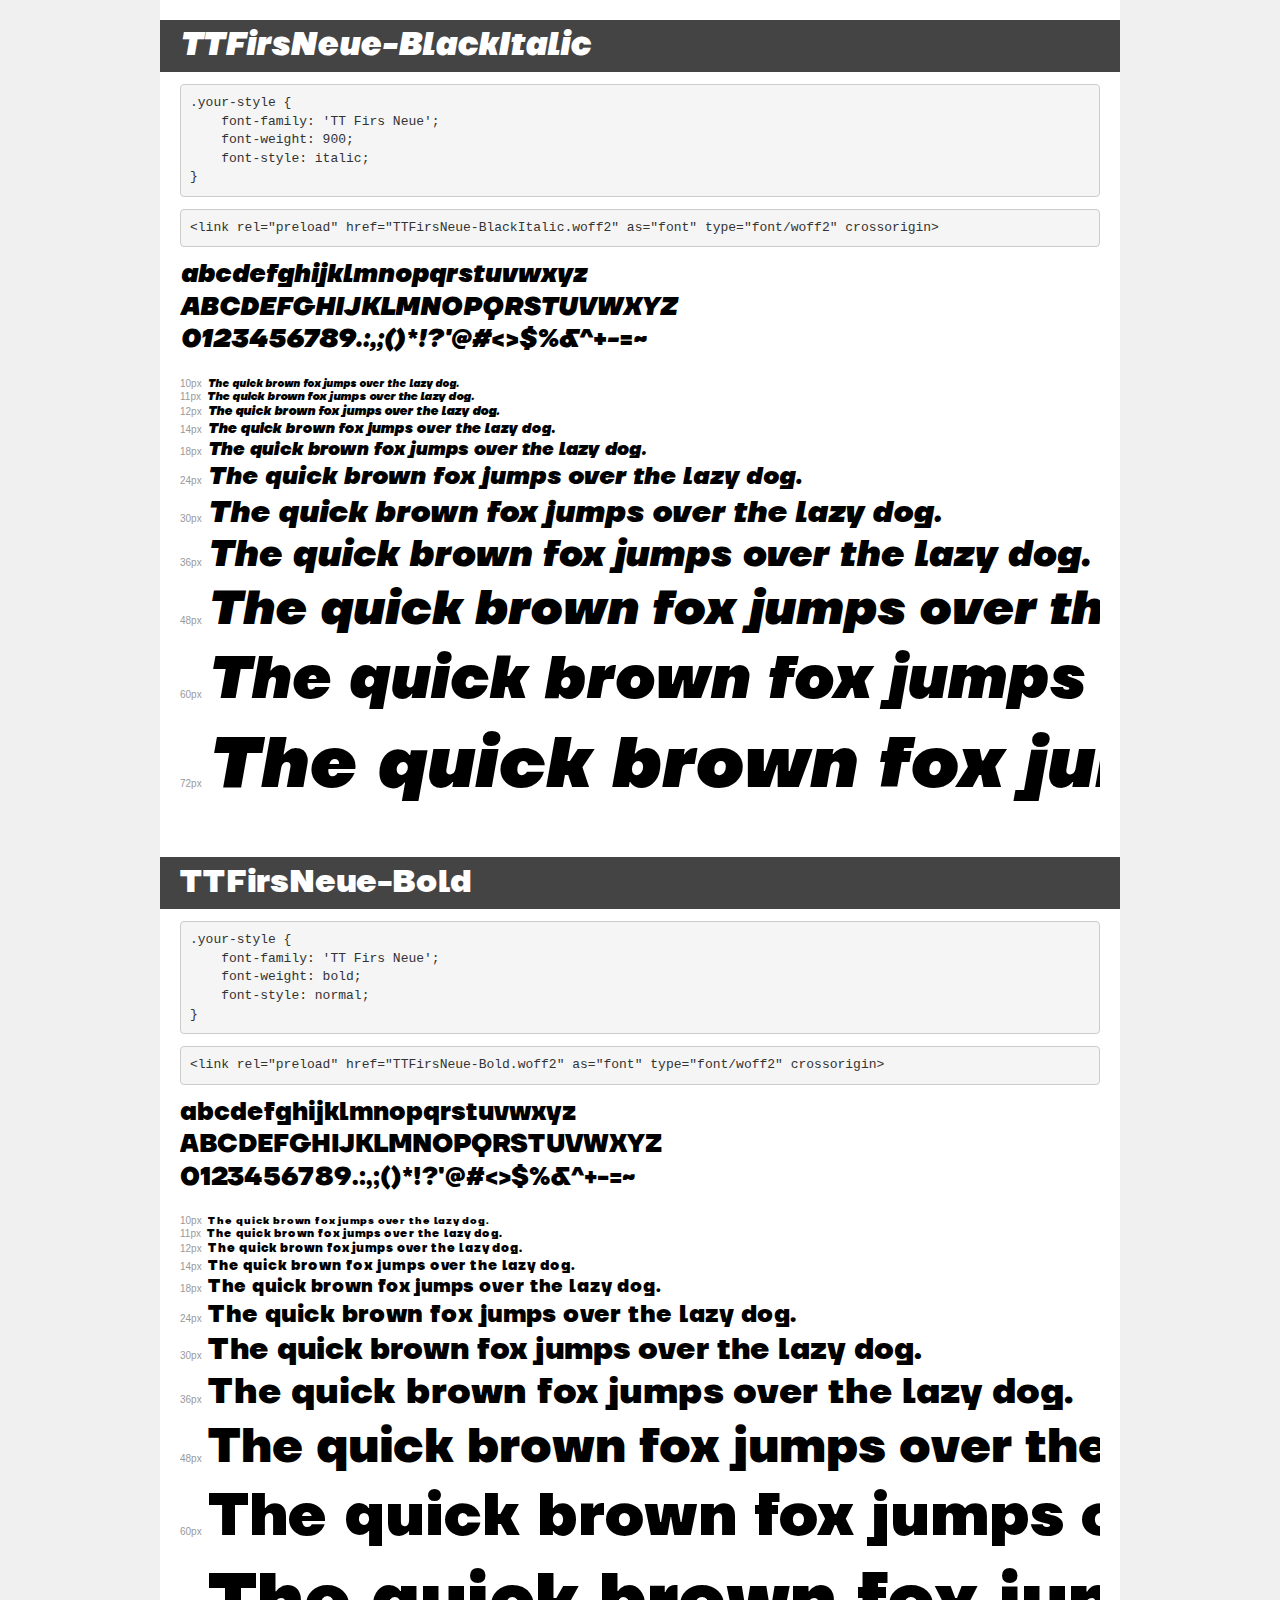
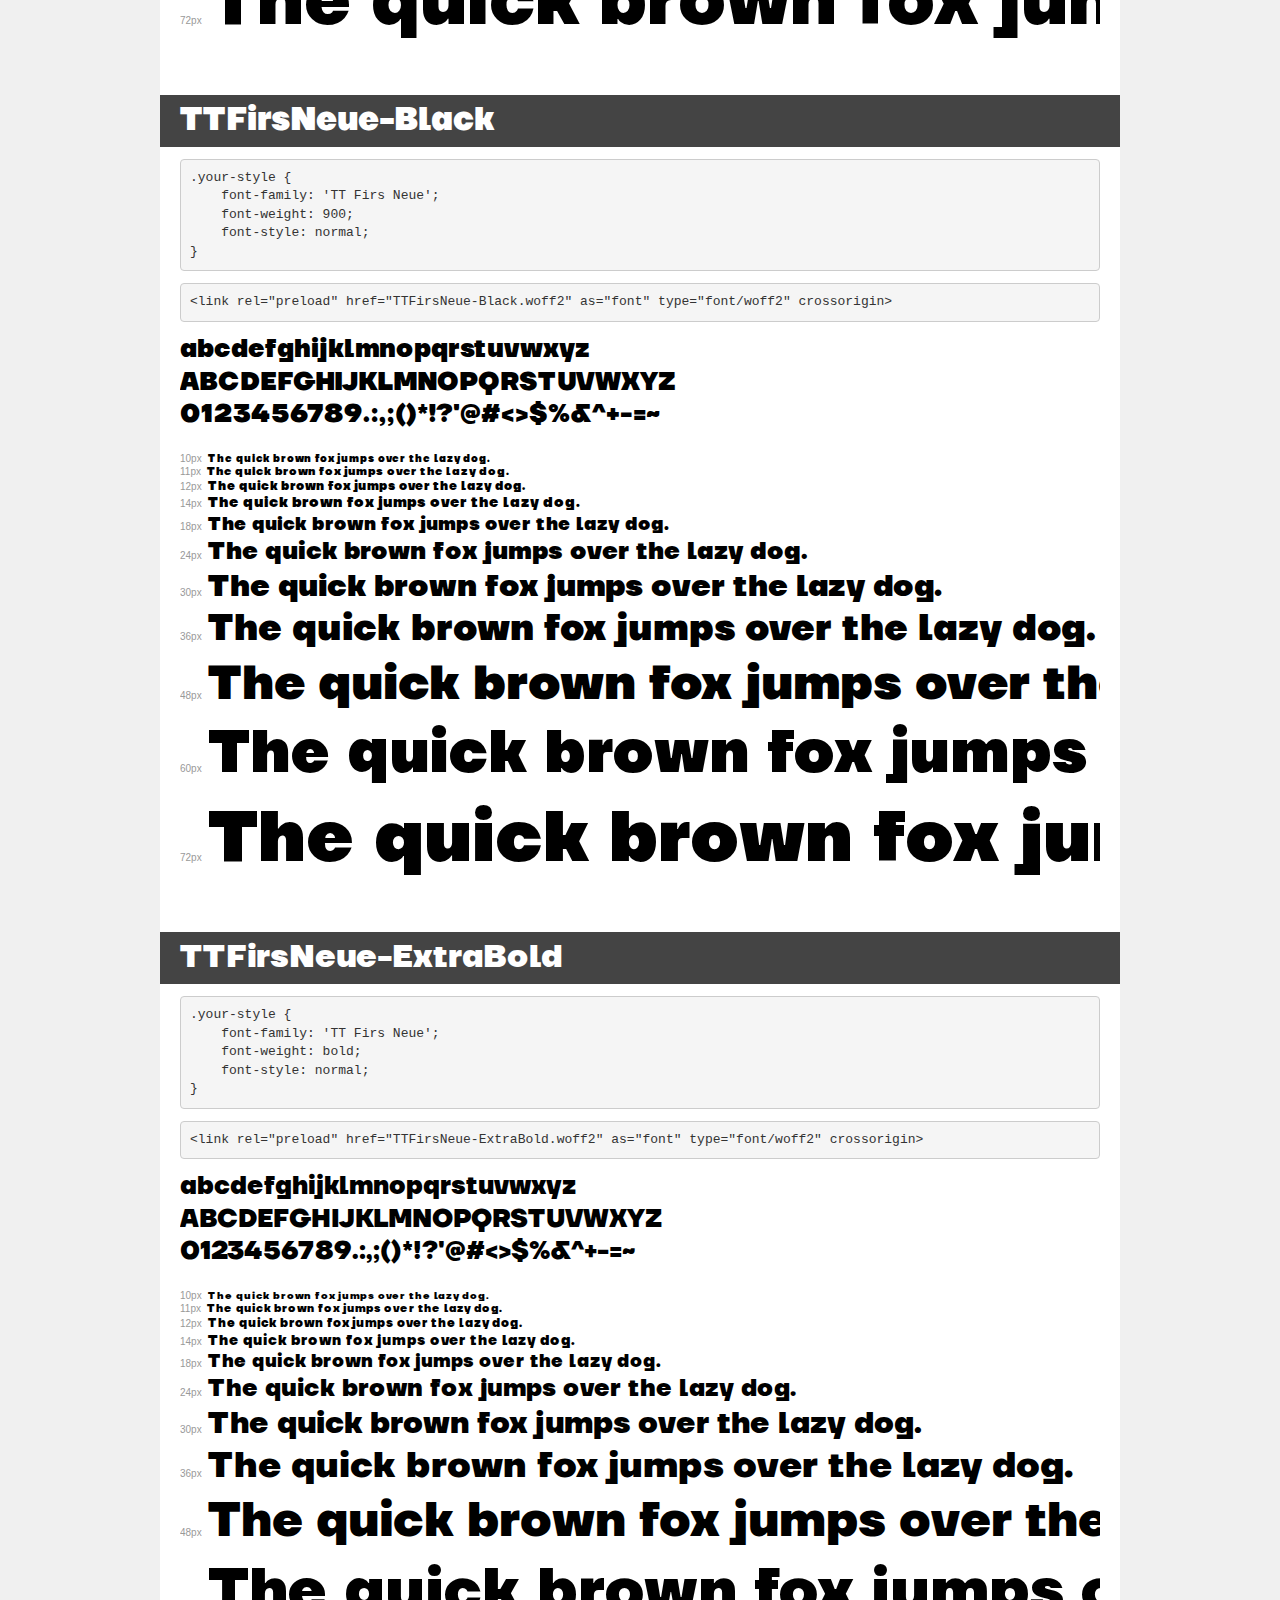
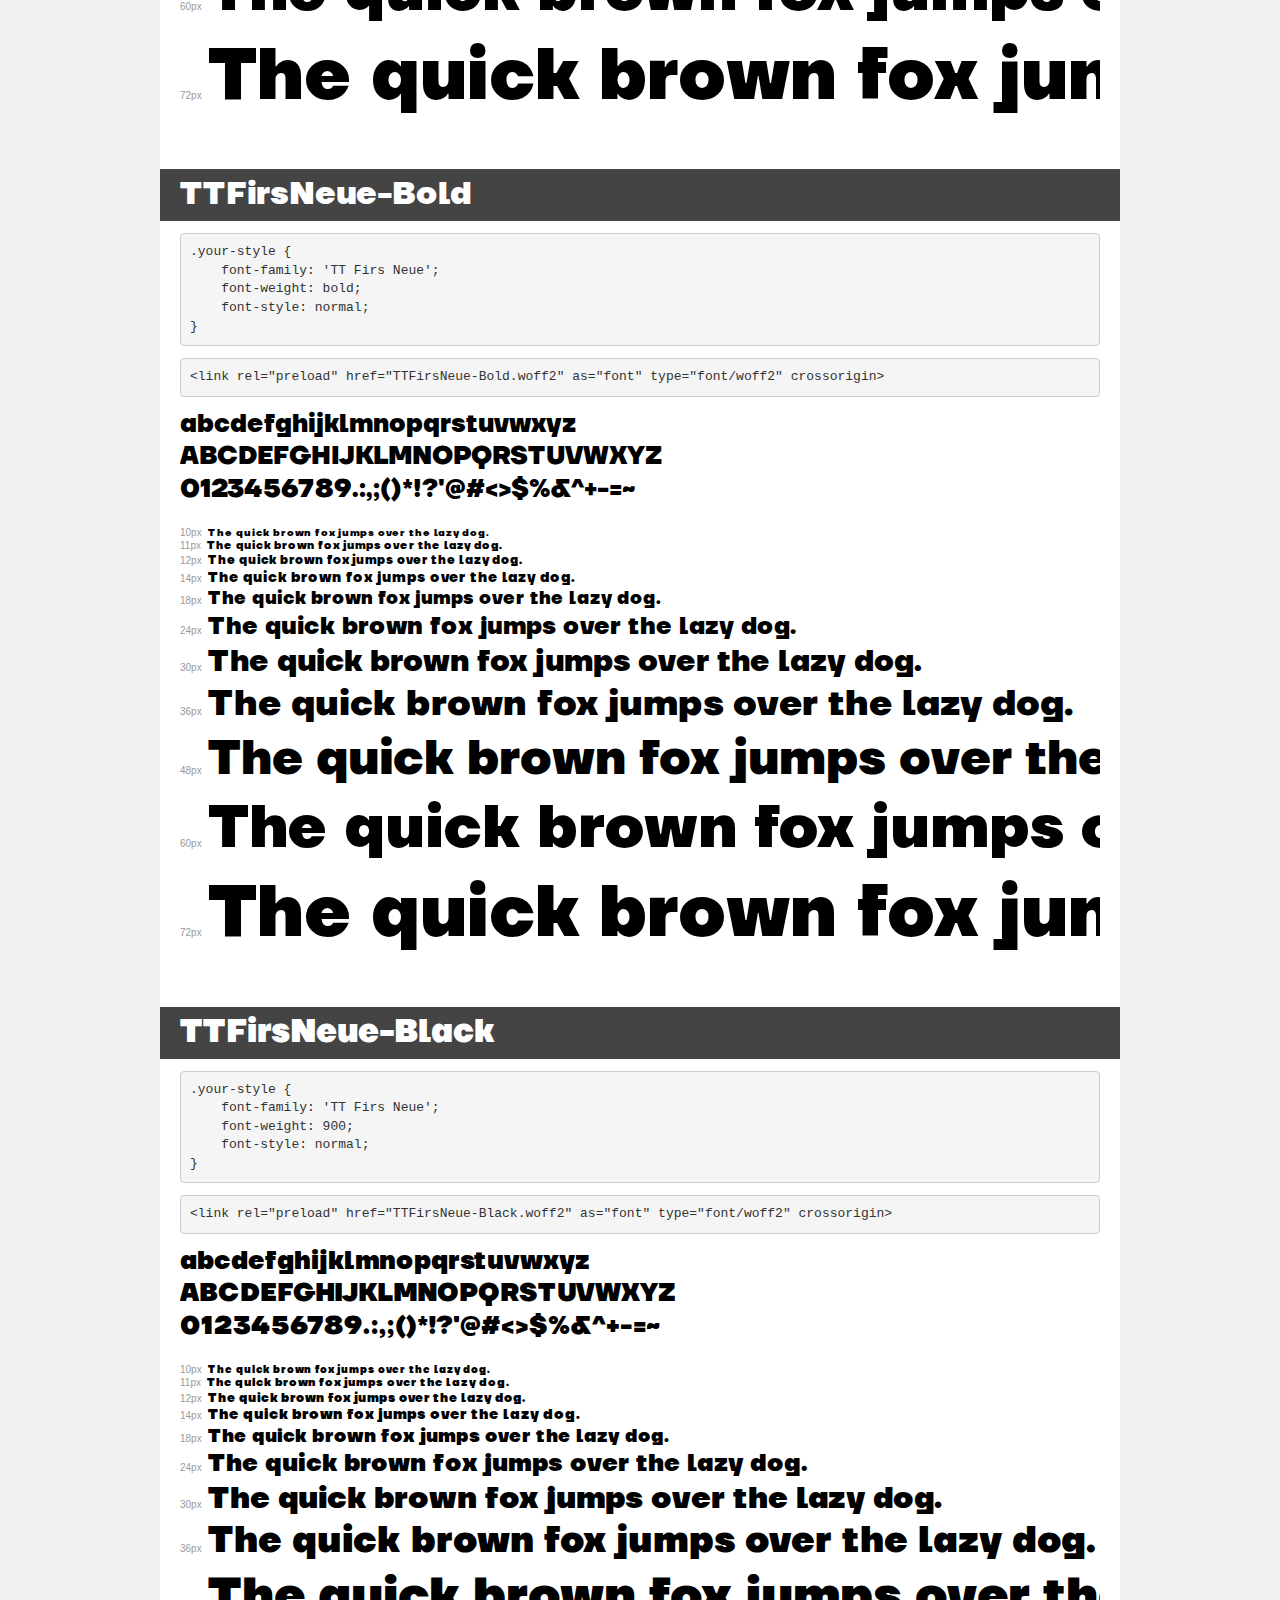
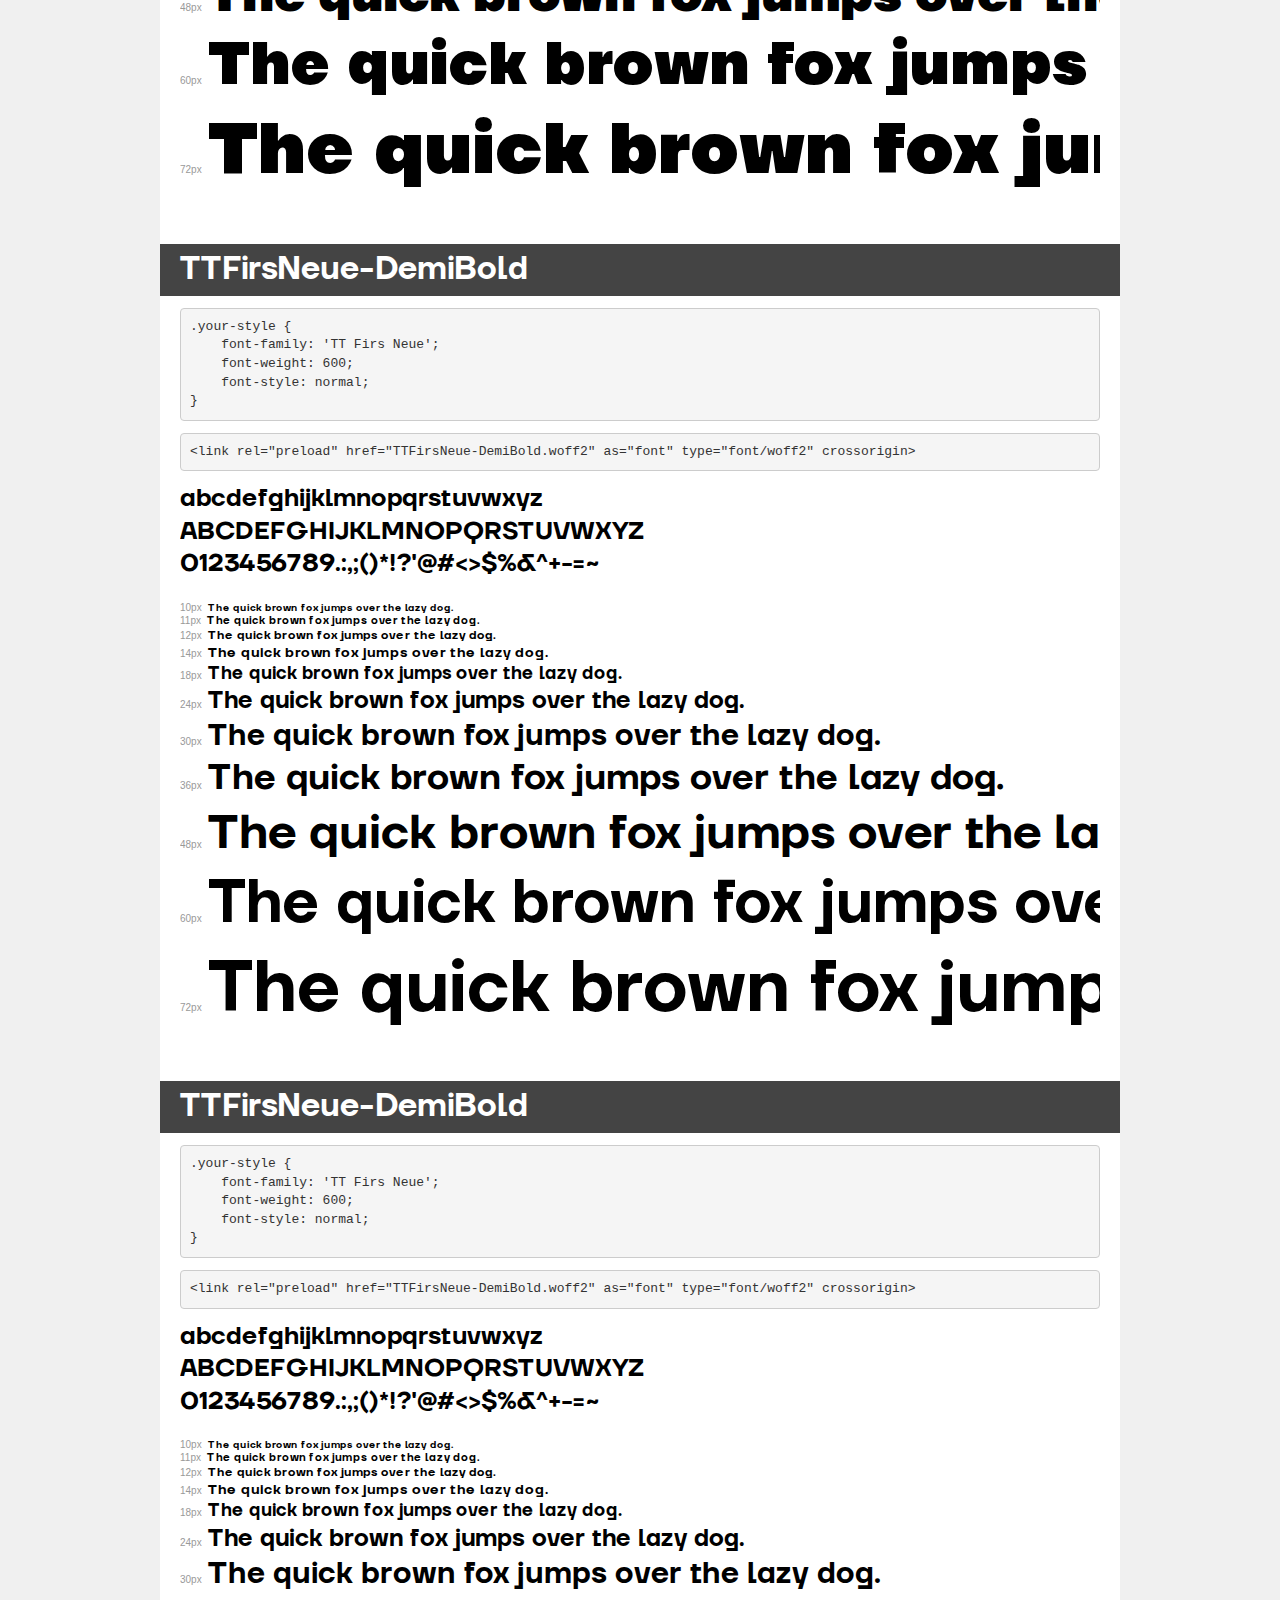
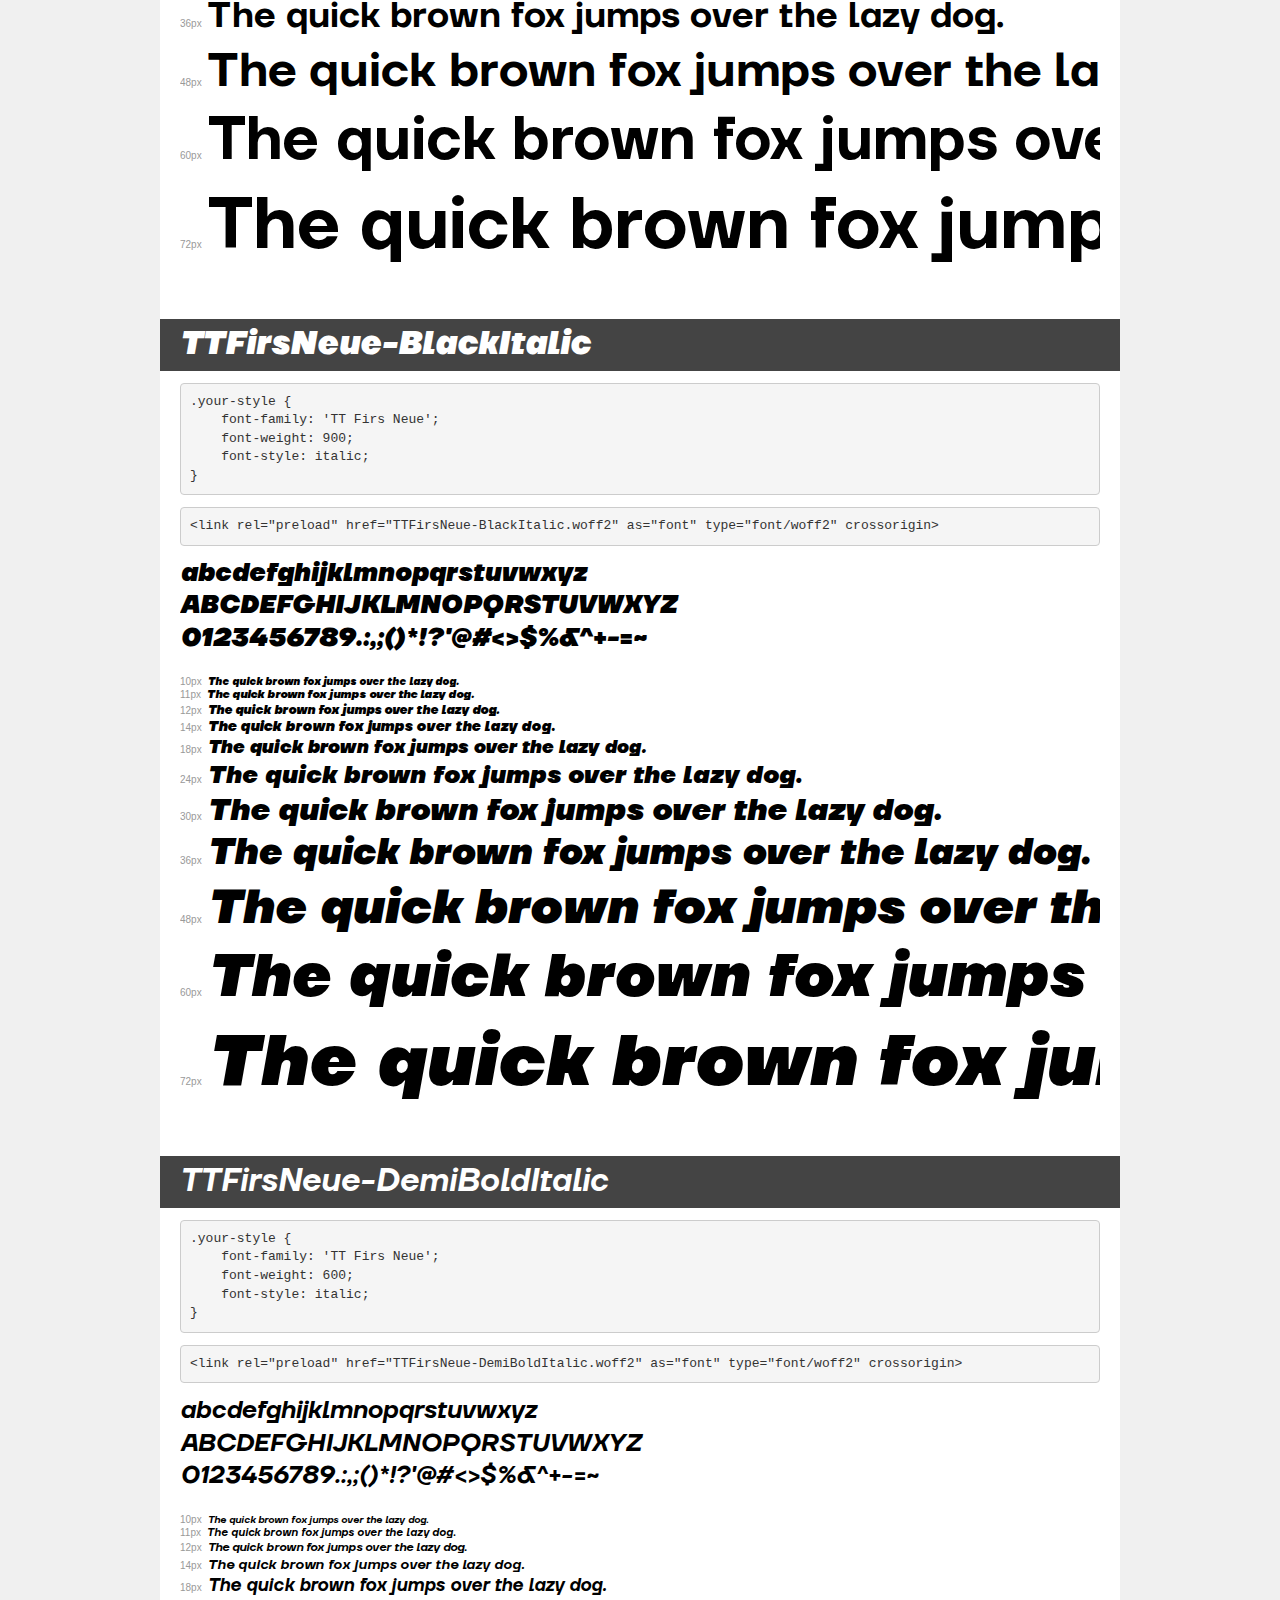
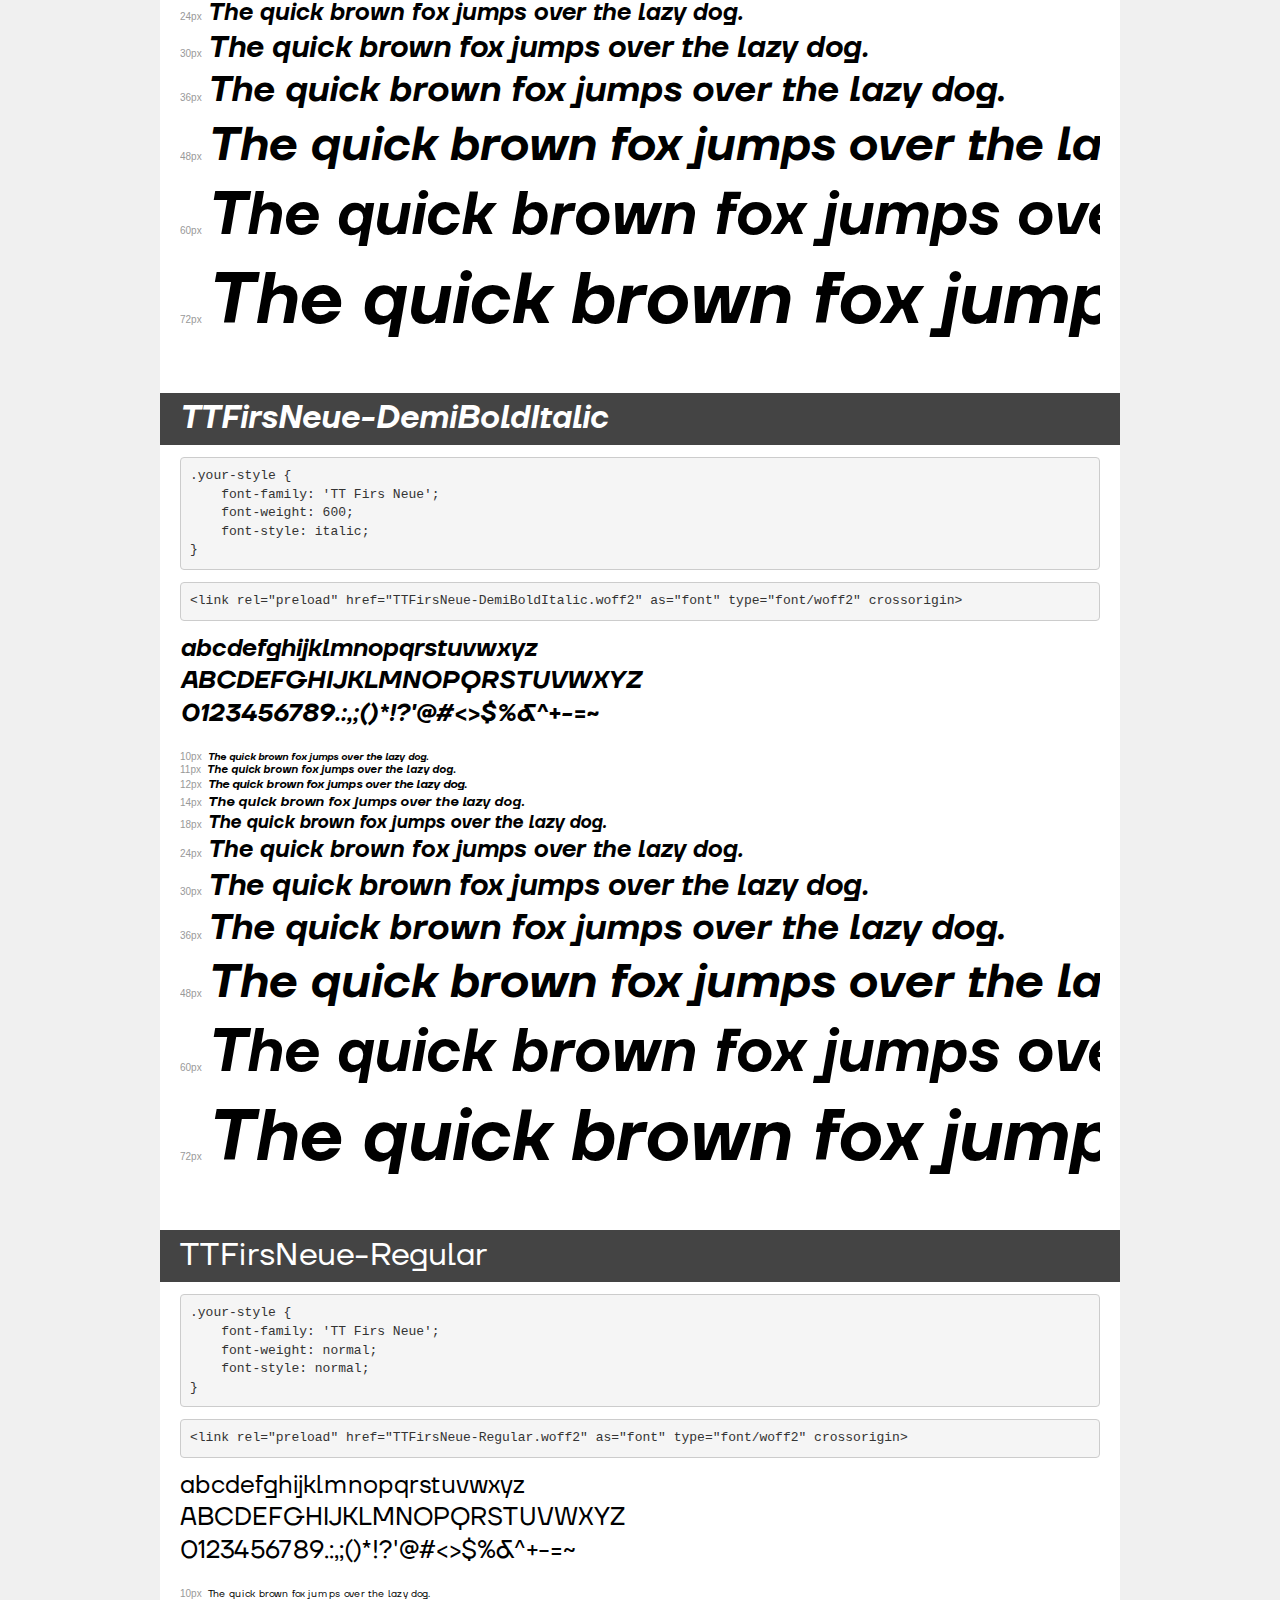
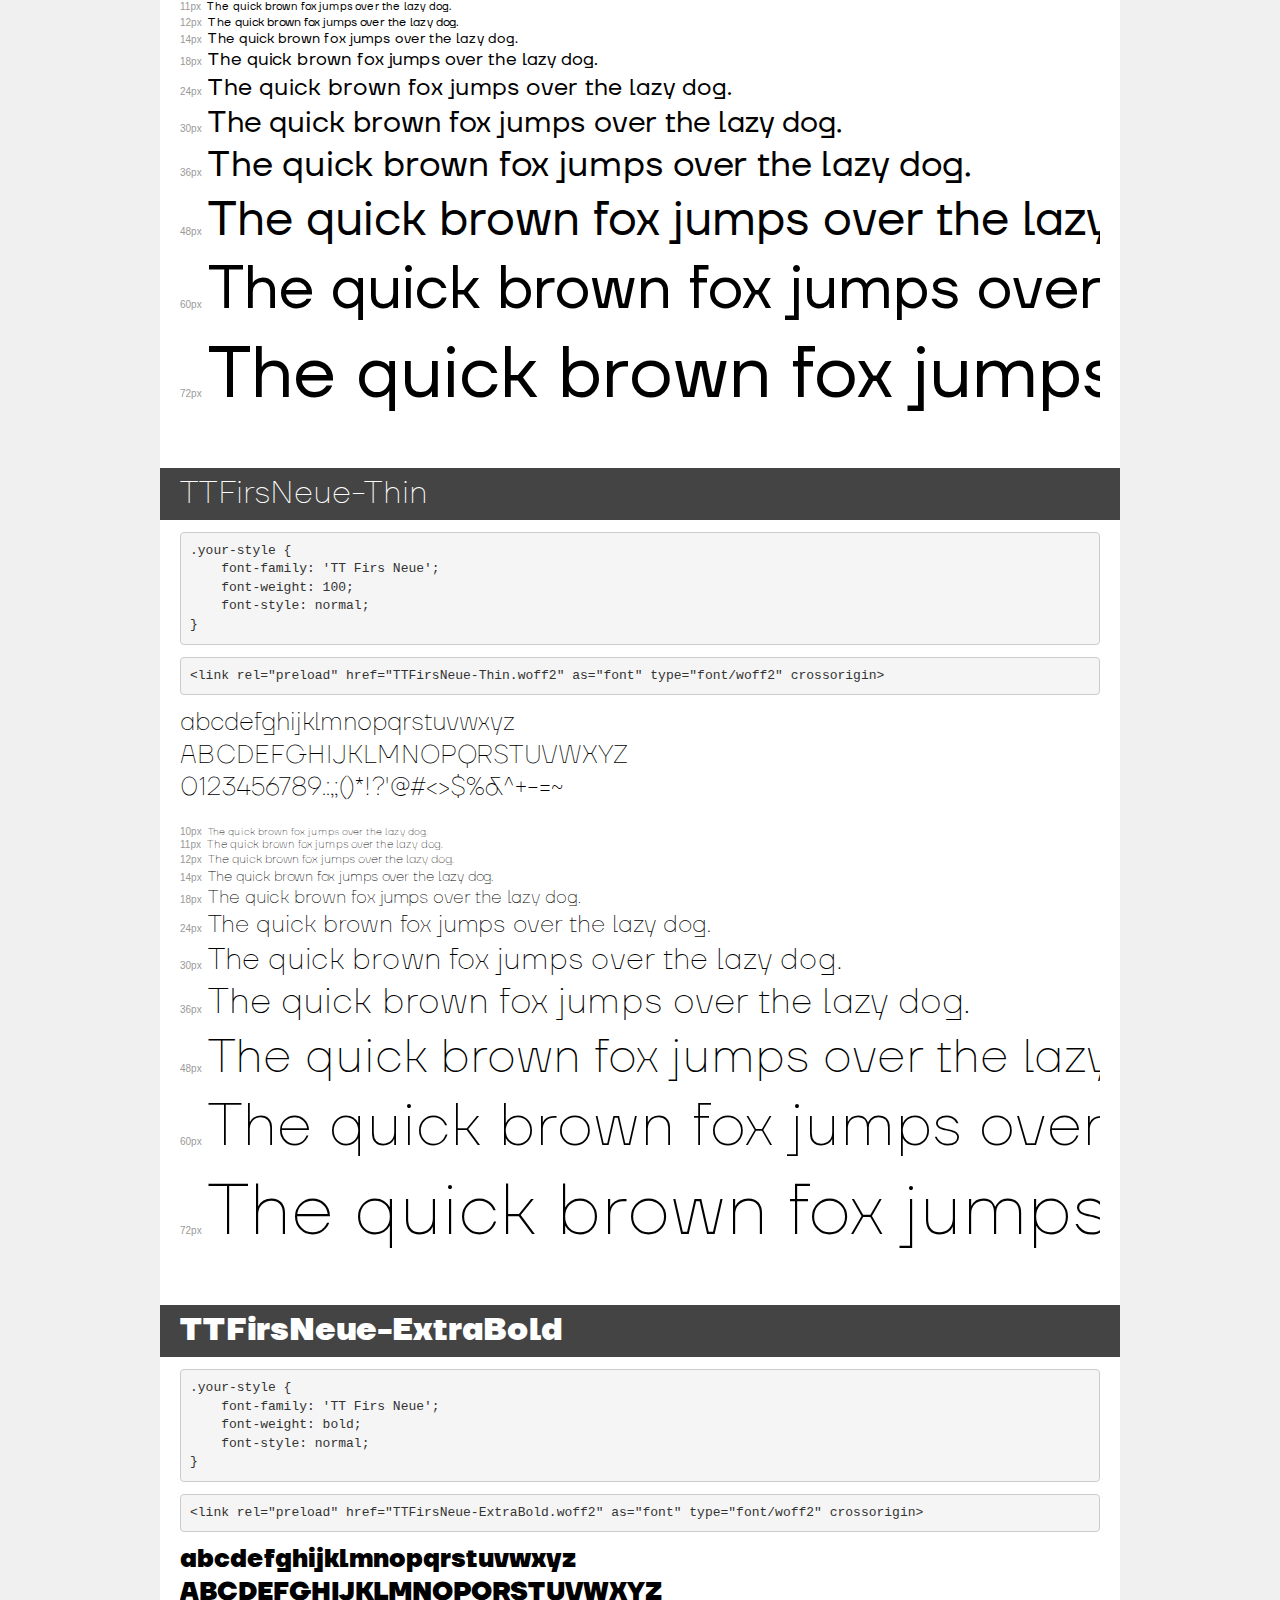
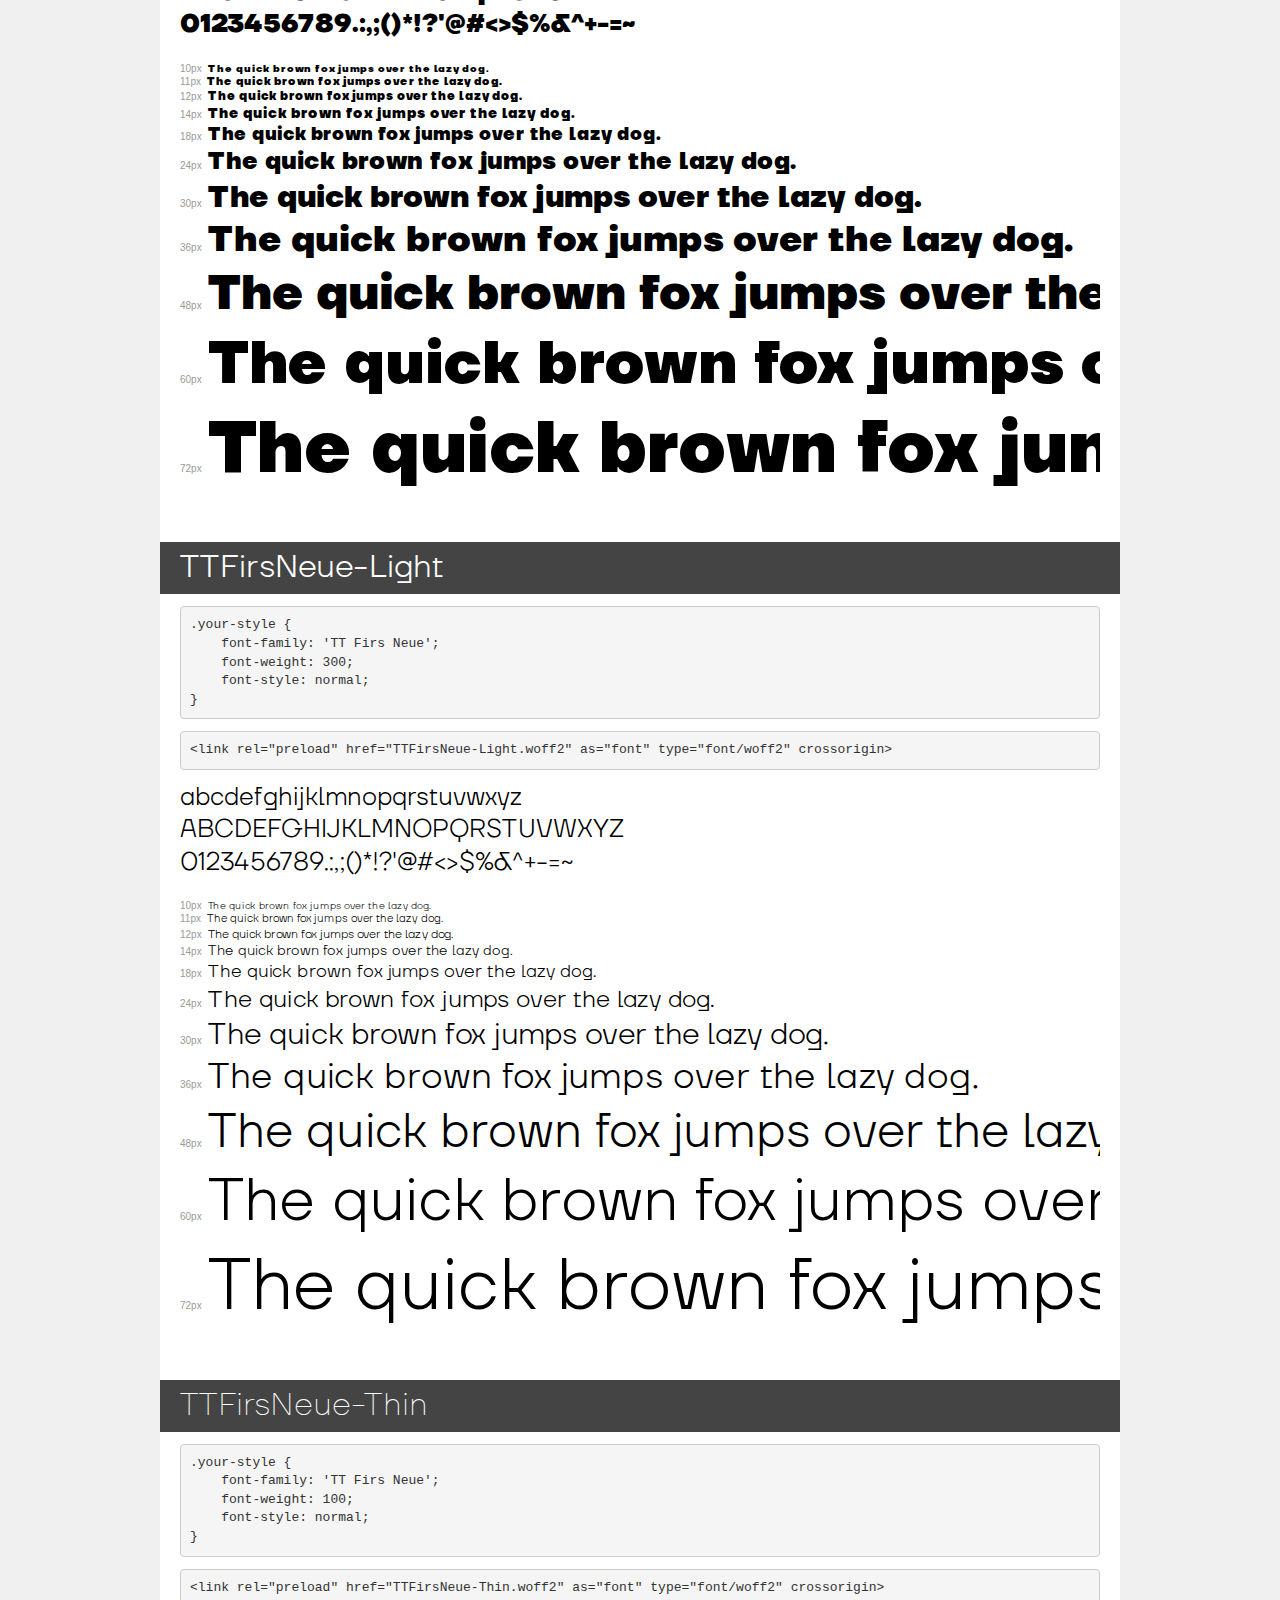
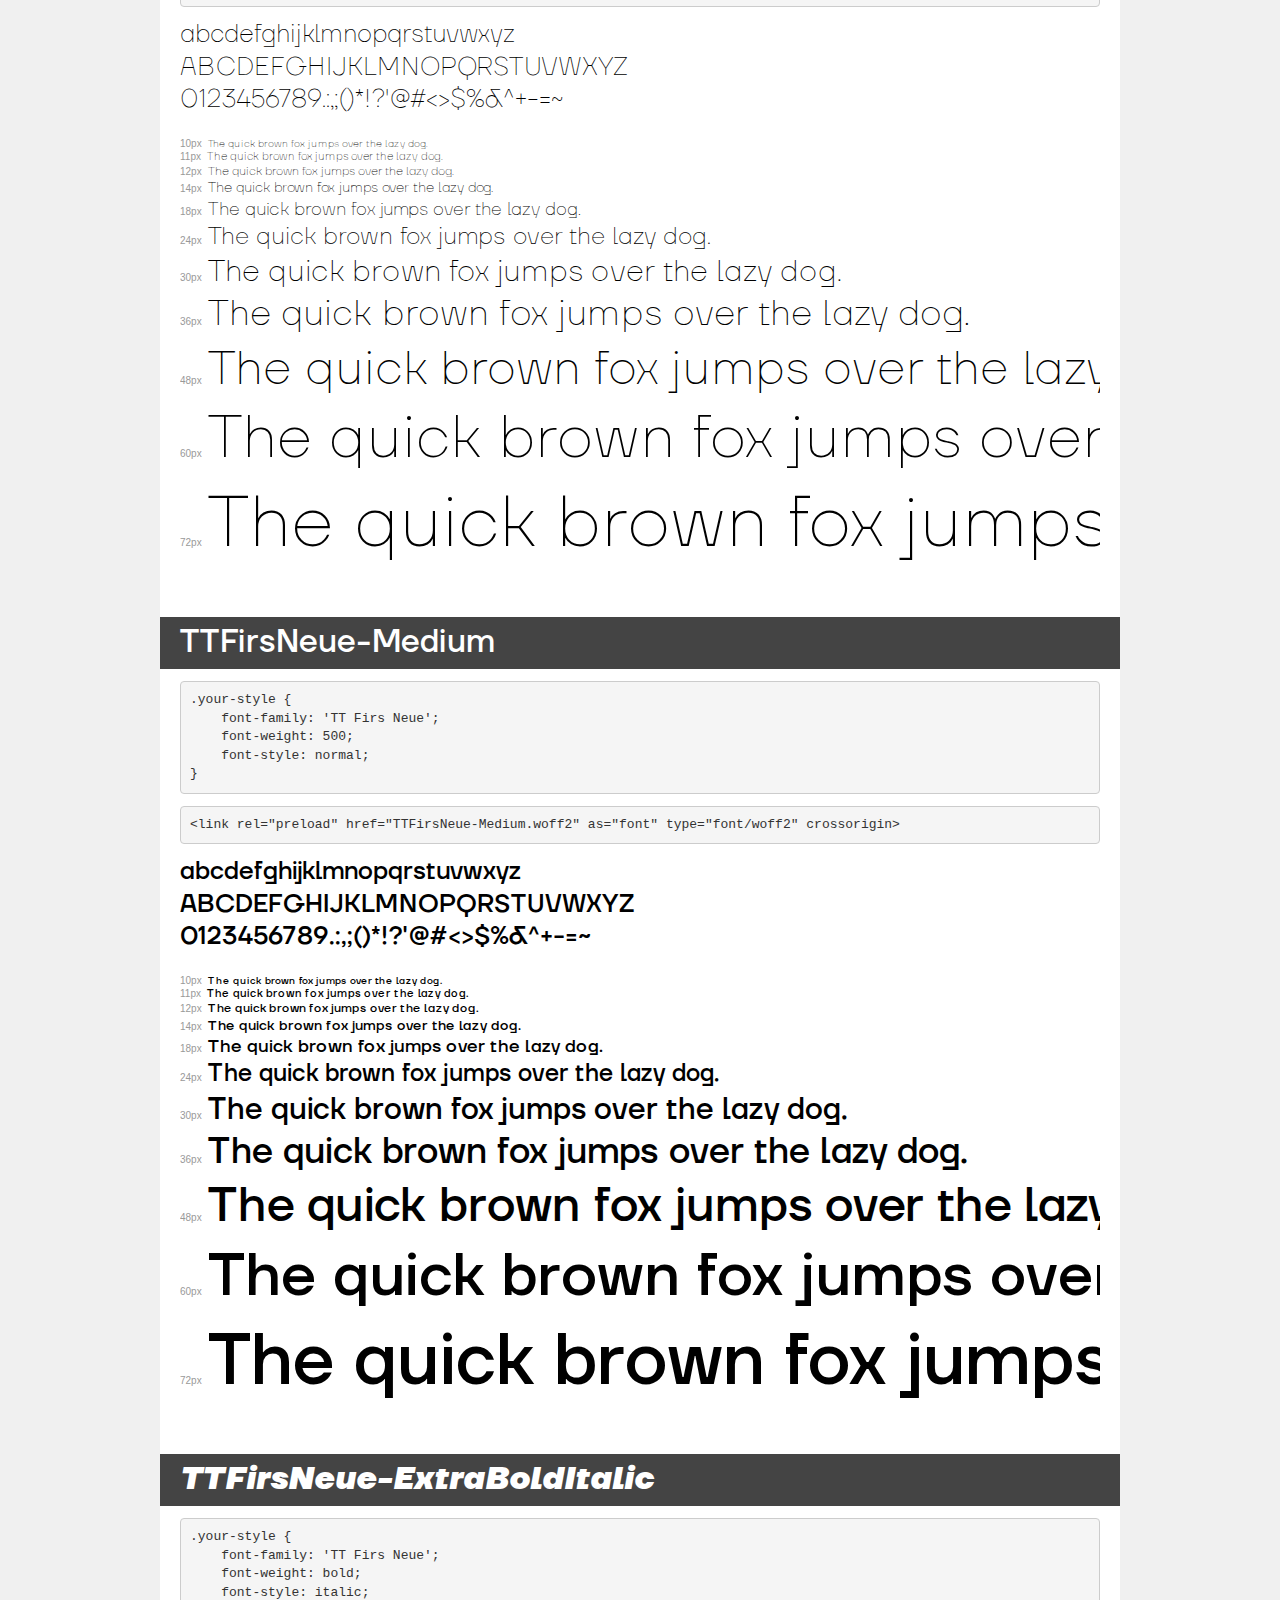
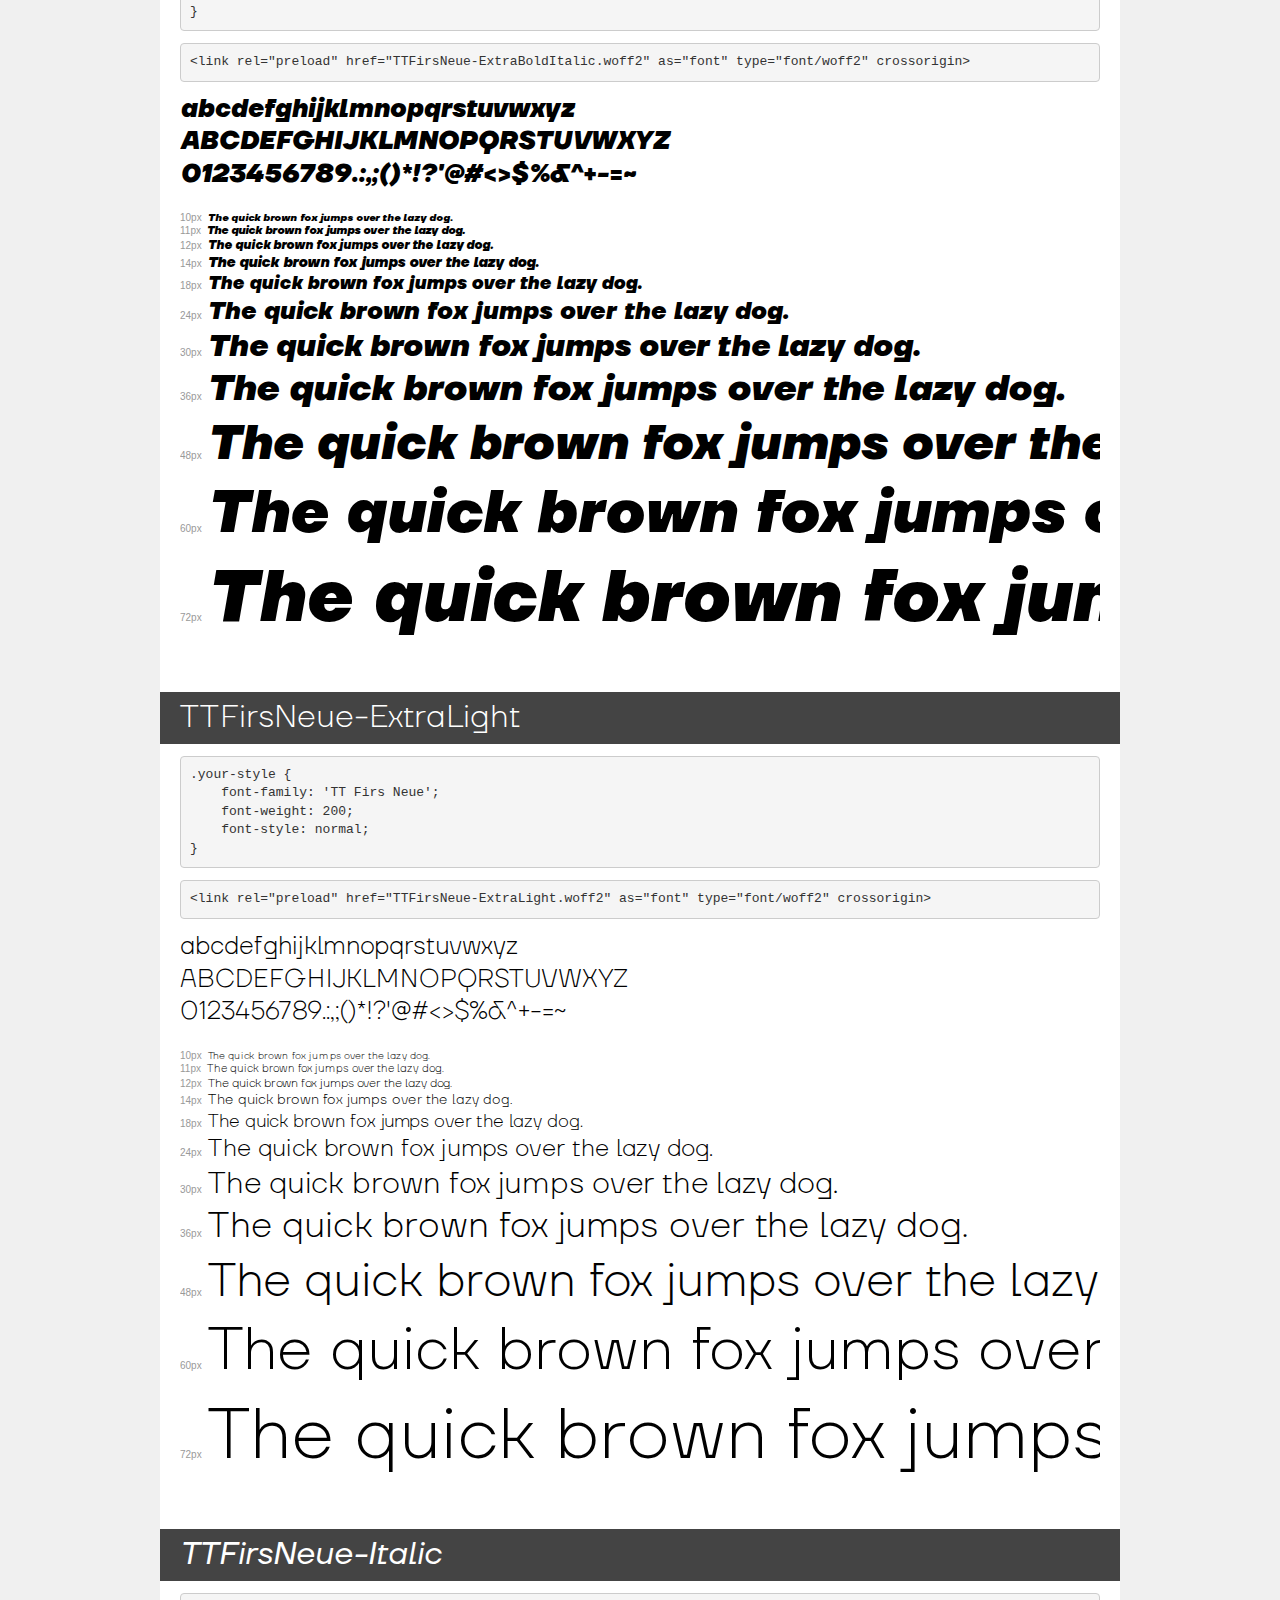
<file: font/demo.html>
<!DOCTYPE html>
<html lang="en">
<head>
    <meta charset="utf-8">
    <meta http-equiv="X-UA-Compatible" content="IE=edge">
    <meta name="viewport" content="width=device-width, initial-scale=1">
    <meta name="robots" content="noindex, noarchive">
    <meta name="format-detection" content="telephone=no">
    <title>Transfonter demo</title>
    <link href="stylesheet.css" rel="stylesheet">
    <style>
        /*
        http://meyerweb.com/eric/tools/css/reset/
        v2.0 | 20110126
        License: none (public domain)
        */
        html, body, div, span, applet, object, iframe,
        h1, h2, h3, h4, h5, h6, p, blockquote, pre,
        a, abbr, acronym, address, big, cite, code,
        del, dfn, em, img, ins, kbd, q, s, samp,
        small, strike, strong, sub, sup, tt, var,
        b, u, i, center,
        dl, dt, dd, ol, ul, li,
        fieldset, form, label, legend,
        table, caption, tbody, tfoot, thead, tr, th, td,
        article, aside, canvas, details, embed,
        figure, figcaption, footer, header, hgroup,
        menu, nav, output, ruby, section, summary,
        time, mark, audio, video {
            margin: 0;
            padding: 0;
            border: 0;
            font-size: 100%;
            font: inherit;
            vertical-align: baseline;
        }
        /* HTML5 display-role reset for older browsers */
        article, aside, details, figcaption, figure,
        footer, header, hgroup, menu, nav, section {
            display: block;
        }
        body {
            line-height: 1;
        }
        ol, ul {
            list-style: none;
        }
        blockquote, q {
            quotes: none;
        }
        blockquote:before, blockquote:after,
        q:before, q:after {
            content: '';
            content: none;
        }
        table {
            border-collapse: collapse;
            border-spacing: 0;
        }
        /* demo styles */
        body {
            background: #f0f0f0;
            color: #000;
        }
        .page {
            background: #fff;
            width: 920px;
            margin: 0 auto;
            padding: 20px 20px 0 20px;
            overflow: hidden;
        }
        .font-container {
            overflow-x: auto;
            overflow-y: hidden;
            margin-bottom: 40px;
            line-height: 1.3;
            white-space: nowrap;
            padding-bottom: 5px;
        }
        h1 {
            position: relative;
            background: #444;
            font-size: 32px;
            color: #fff;
            padding: 10px 20px;
            margin: 0 -20px 12px -20px;
        }
        .letters {
            font-size: 25px;
            margin-bottom: 20px;
        }
        .s10:before {
            content: '10px';
        }
        .s11:before {
            content: '11px';
        }
        .s12:before {
            content: '12px';
        }
        .s14:before {
            content: '14px';
        }
        .s18:before {
            content: '18px';
        }
        .s24:before {
            content: '24px';
        }
        .s30:before {
            content: '30px';
        }
        .s36:before {
            content: '36px';
        }
        .s48:before {
            content: '48px';
        }
        .s60:before {
            content: '60px';
        }
        .s72:before {
            content: '72px';
        }
        .s10:before, .s11:before, .s12:before, .s14:before,
        .s18:before, .s24:before, .s30:before, .s36:before,
        .s48:before, .s60:before, .s72:before {
            font-family: Arial, sans-serif;
            font-size: 10px;
            font-weight: normal;
            font-style: normal;
            color: #999;
            padding-right: 6px;
        }
        pre {
            display: block;
            padding: 9px;
            margin: 0 0 12px;
            font-family: Monaco, Menlo, Consolas, "Courier New", monospace;
            font-size: 13px;
            line-height: 1.428571429;
            color: #333;
            font-weight: normal;
            font-style: normal;
            background-color: #f5f5f5;
            border: 1px solid #ccc;
            overflow-x: auto;
            border-radius: 4px;
        }
        /* responsive */
        @media (max-width: 959px) {
            .page {
                width: auto;
                margin: 0;
            }
        }
    </style>
</head>
<body>
<div class="page">
    <div class="demo">
        <h1 style="font-family: 'TT Firs Neue'; font-weight: 900; font-style: italic;">TTFirsNeue-BlackItalic</h1>
        <pre title="Usage">.your-style {
    font-family: 'TT Firs Neue';
    font-weight: 900;
    font-style: italic;
}</pre>
        <pre title="Preload (optional)">
&lt;link rel=&quot;preload&quot; href=&quot;TTFirsNeue-BlackItalic.woff2&quot; as=&quot;font&quot; type=&quot;font/woff2&quot; crossorigin&gt;</pre>
        <div class="font-container" style="font-family: 'TT Firs Neue'; font-weight: 900; font-style: italic;">
            <p class="letters">
                abcdefghijklmnopqrstuvwxyz<br>
ABCDEFGHIJKLMNOPQRSTUVWXYZ<br>
                0123456789.:,;()*!?'@#&lt;&gt;$%&^+-=~
            </p>
            <p class="s10" style="font-size: 10px;">The quick brown fox jumps over the lazy dog.</p>
            <p class="s11" style="font-size: 11px;">The quick brown fox jumps over the lazy dog.</p>
            <p class="s12" style="font-size: 12px;">The quick brown fox jumps over the lazy dog.</p>
            <p class="s14" style="font-size: 14px;">The quick brown fox jumps over the lazy dog.</p>
            <p class="s18" style="font-size: 18px;">The quick brown fox jumps over the lazy dog.</p>
            <p class="s24" style="font-size: 24px;">The quick brown fox jumps over the lazy dog.</p>
            <p class="s30" style="font-size: 30px;">The quick brown fox jumps over the lazy dog.</p>
            <p class="s36" style="font-size: 36px;">The quick brown fox jumps over the lazy dog.</p>
            <p class="s48" style="font-size: 48px;">The quick brown fox jumps over the lazy dog.</p>
            <p class="s60" style="font-size: 60px;">The quick brown fox jumps over the lazy dog.</p>
            <p class="s72" style="font-size: 72px;">The quick brown fox jumps over the lazy dog.</p>
        </div>
    </div>

    <div class="demo">
        <h1 style="font-family: 'TT Firs Neue'; font-weight: bold; font-style: normal;">TTFirsNeue-Bold</h1>
        <pre title="Usage">.your-style {
    font-family: 'TT Firs Neue';
    font-weight: bold;
    font-style: normal;
}</pre>
        <pre title="Preload (optional)">
&lt;link rel=&quot;preload&quot; href=&quot;TTFirsNeue-Bold.woff2&quot; as=&quot;font&quot; type=&quot;font/woff2&quot; crossorigin&gt;</pre>
        <div class="font-container" style="font-family: 'TT Firs Neue'; font-weight: bold; font-style: normal;">
            <p class="letters">
                abcdefghijklmnopqrstuvwxyz<br>
ABCDEFGHIJKLMNOPQRSTUVWXYZ<br>
                0123456789.:,;()*!?'@#&lt;&gt;$%&^+-=~
            </p>
            <p class="s10" style="font-size: 10px;">The quick brown fox jumps over the lazy dog.</p>
            <p class="s11" style="font-size: 11px;">The quick brown fox jumps over the lazy dog.</p>
            <p class="s12" style="font-size: 12px;">The quick brown fox jumps over the lazy dog.</p>
            <p class="s14" style="font-size: 14px;">The quick brown fox jumps over the lazy dog.</p>
            <p class="s18" style="font-size: 18px;">The quick brown fox jumps over the lazy dog.</p>
            <p class="s24" style="font-size: 24px;">The quick brown fox jumps over the lazy dog.</p>
            <p class="s30" style="font-size: 30px;">The quick brown fox jumps over the lazy dog.</p>
            <p class="s36" style="font-size: 36px;">The quick brown fox jumps over the lazy dog.</p>
            <p class="s48" style="font-size: 48px;">The quick brown fox jumps over the lazy dog.</p>
            <p class="s60" style="font-size: 60px;">The quick brown fox jumps over the lazy dog.</p>
            <p class="s72" style="font-size: 72px;">The quick brown fox jumps over the lazy dog.</p>
        </div>
    </div>

    <div class="demo">
        <h1 style="font-family: 'TT Firs Neue'; font-weight: 900; font-style: normal;">TTFirsNeue-Black</h1>
        <pre title="Usage">.your-style {
    font-family: 'TT Firs Neue';
    font-weight: 900;
    font-style: normal;
}</pre>
        <pre title="Preload (optional)">
&lt;link rel=&quot;preload&quot; href=&quot;TTFirsNeue-Black.woff2&quot; as=&quot;font&quot; type=&quot;font/woff2&quot; crossorigin&gt;</pre>
        <div class="font-container" style="font-family: 'TT Firs Neue'; font-weight: 900; font-style: normal;">
            <p class="letters">
                abcdefghijklmnopqrstuvwxyz<br>
ABCDEFGHIJKLMNOPQRSTUVWXYZ<br>
                0123456789.:,;()*!?'@#&lt;&gt;$%&^+-=~
            </p>
            <p class="s10" style="font-size: 10px;">The quick brown fox jumps over the lazy dog.</p>
            <p class="s11" style="font-size: 11px;">The quick brown fox jumps over the lazy dog.</p>
            <p class="s12" style="font-size: 12px;">The quick brown fox jumps over the lazy dog.</p>
            <p class="s14" style="font-size: 14px;">The quick brown fox jumps over the lazy dog.</p>
            <p class="s18" style="font-size: 18px;">The quick brown fox jumps over the lazy dog.</p>
            <p class="s24" style="font-size: 24px;">The quick brown fox jumps over the lazy dog.</p>
            <p class="s30" style="font-size: 30px;">The quick brown fox jumps over the lazy dog.</p>
            <p class="s36" style="font-size: 36px;">The quick brown fox jumps over the lazy dog.</p>
            <p class="s48" style="font-size: 48px;">The quick brown fox jumps over the lazy dog.</p>
            <p class="s60" style="font-size: 60px;">The quick brown fox jumps over the lazy dog.</p>
            <p class="s72" style="font-size: 72px;">The quick brown fox jumps over the lazy dog.</p>
        </div>
    </div>

    <div class="demo">
        <h1 style="font-family: 'TT Firs Neue'; font-weight: bold; font-style: normal;">TTFirsNeue-ExtraBold</h1>
        <pre title="Usage">.your-style {
    font-family: 'TT Firs Neue';
    font-weight: bold;
    font-style: normal;
}</pre>
        <pre title="Preload (optional)">
&lt;link rel=&quot;preload&quot; href=&quot;TTFirsNeue-ExtraBold.woff2&quot; as=&quot;font&quot; type=&quot;font/woff2&quot; crossorigin&gt;</pre>
        <div class="font-container" style="font-family: 'TT Firs Neue'; font-weight: bold; font-style: normal;">
            <p class="letters">
                abcdefghijklmnopqrstuvwxyz<br>
ABCDEFGHIJKLMNOPQRSTUVWXYZ<br>
                0123456789.:,;()*!?'@#&lt;&gt;$%&^+-=~
            </p>
            <p class="s10" style="font-size: 10px;">The quick brown fox jumps over the lazy dog.</p>
            <p class="s11" style="font-size: 11px;">The quick brown fox jumps over the lazy dog.</p>
            <p class="s12" style="font-size: 12px;">The quick brown fox jumps over the lazy dog.</p>
            <p class="s14" style="font-size: 14px;">The quick brown fox jumps over the lazy dog.</p>
            <p class="s18" style="font-size: 18px;">The quick brown fox jumps over the lazy dog.</p>
            <p class="s24" style="font-size: 24px;">The quick brown fox jumps over the lazy dog.</p>
            <p class="s30" style="font-size: 30px;">The quick brown fox jumps over the lazy dog.</p>
            <p class="s36" style="font-size: 36px;">The quick brown fox jumps over the lazy dog.</p>
            <p class="s48" style="font-size: 48px;">The quick brown fox jumps over the lazy dog.</p>
            <p class="s60" style="font-size: 60px;">The quick brown fox jumps over the lazy dog.</p>
            <p class="s72" style="font-size: 72px;">The quick brown fox jumps over the lazy dog.</p>
        </div>
    </div>

    <div class="demo">
        <h1 style="font-family: 'TT Firs Neue'; font-weight: bold; font-style: normal;">TTFirsNeue-Bold</h1>
        <pre title="Usage">.your-style {
    font-family: 'TT Firs Neue';
    font-weight: bold;
    font-style: normal;
}</pre>
        <pre title="Preload (optional)">
&lt;link rel=&quot;preload&quot; href=&quot;TTFirsNeue-Bold.woff2&quot; as=&quot;font&quot; type=&quot;font/woff2&quot; crossorigin&gt;</pre>
        <div class="font-container" style="font-family: 'TT Firs Neue'; font-weight: bold; font-style: normal;">
            <p class="letters">
                abcdefghijklmnopqrstuvwxyz<br>
ABCDEFGHIJKLMNOPQRSTUVWXYZ<br>
                0123456789.:,;()*!?'@#&lt;&gt;$%&^+-=~
            </p>
            <p class="s10" style="font-size: 10px;">The quick brown fox jumps over the lazy dog.</p>
            <p class="s11" style="font-size: 11px;">The quick brown fox jumps over the lazy dog.</p>
            <p class="s12" style="font-size: 12px;">The quick brown fox jumps over the lazy dog.</p>
            <p class="s14" style="font-size: 14px;">The quick brown fox jumps over the lazy dog.</p>
            <p class="s18" style="font-size: 18px;">The quick brown fox jumps over the lazy dog.</p>
            <p class="s24" style="font-size: 24px;">The quick brown fox jumps over the lazy dog.</p>
            <p class="s30" style="font-size: 30px;">The quick brown fox jumps over the lazy dog.</p>
            <p class="s36" style="font-size: 36px;">The quick brown fox jumps over the lazy dog.</p>
            <p class="s48" style="font-size: 48px;">The quick brown fox jumps over the lazy dog.</p>
            <p class="s60" style="font-size: 60px;">The quick brown fox jumps over the lazy dog.</p>
            <p class="s72" style="font-size: 72px;">The quick brown fox jumps over the lazy dog.</p>
        </div>
    </div>

    <div class="demo">
        <h1 style="font-family: 'TT Firs Neue'; font-weight: 900; font-style: normal;">TTFirsNeue-Black</h1>
        <pre title="Usage">.your-style {
    font-family: 'TT Firs Neue';
    font-weight: 900;
    font-style: normal;
}</pre>
        <pre title="Preload (optional)">
&lt;link rel=&quot;preload&quot; href=&quot;TTFirsNeue-Black.woff2&quot; as=&quot;font&quot; type=&quot;font/woff2&quot; crossorigin&gt;</pre>
        <div class="font-container" style="font-family: 'TT Firs Neue'; font-weight: 900; font-style: normal;">
            <p class="letters">
                abcdefghijklmnopqrstuvwxyz<br>
ABCDEFGHIJKLMNOPQRSTUVWXYZ<br>
                0123456789.:,;()*!?'@#&lt;&gt;$%&^+-=~
            </p>
            <p class="s10" style="font-size: 10px;">The quick brown fox jumps over the lazy dog.</p>
            <p class="s11" style="font-size: 11px;">The quick brown fox jumps over the lazy dog.</p>
            <p class="s12" style="font-size: 12px;">The quick brown fox jumps over the lazy dog.</p>
            <p class="s14" style="font-size: 14px;">The quick brown fox jumps over the lazy dog.</p>
            <p class="s18" style="font-size: 18px;">The quick brown fox jumps over the lazy dog.</p>
            <p class="s24" style="font-size: 24px;">The quick brown fox jumps over the lazy dog.</p>
            <p class="s30" style="font-size: 30px;">The quick brown fox jumps over the lazy dog.</p>
            <p class="s36" style="font-size: 36px;">The quick brown fox jumps over the lazy dog.</p>
            <p class="s48" style="font-size: 48px;">The quick brown fox jumps over the lazy dog.</p>
            <p class="s60" style="font-size: 60px;">The quick brown fox jumps over the lazy dog.</p>
            <p class="s72" style="font-size: 72px;">The quick brown fox jumps over the lazy dog.</p>
        </div>
    </div>

    <div class="demo">
        <h1 style="font-family: 'TT Firs Neue'; font-weight: 600; font-style: normal;">TTFirsNeue-DemiBold</h1>
        <pre title="Usage">.your-style {
    font-family: 'TT Firs Neue';
    font-weight: 600;
    font-style: normal;
}</pre>
        <pre title="Preload (optional)">
&lt;link rel=&quot;preload&quot; href=&quot;TTFirsNeue-DemiBold.woff2&quot; as=&quot;font&quot; type=&quot;font/woff2&quot; crossorigin&gt;</pre>
        <div class="font-container" style="font-family: 'TT Firs Neue'; font-weight: 600; font-style: normal;">
            <p class="letters">
                abcdefghijklmnopqrstuvwxyz<br>
ABCDEFGHIJKLMNOPQRSTUVWXYZ<br>
                0123456789.:,;()*!?'@#&lt;&gt;$%&^+-=~
            </p>
            <p class="s10" style="font-size: 10px;">The quick brown fox jumps over the lazy dog.</p>
            <p class="s11" style="font-size: 11px;">The quick brown fox jumps over the lazy dog.</p>
            <p class="s12" style="font-size: 12px;">The quick brown fox jumps over the lazy dog.</p>
            <p class="s14" style="font-size: 14px;">The quick brown fox jumps over the lazy dog.</p>
            <p class="s18" style="font-size: 18px;">The quick brown fox jumps over the lazy dog.</p>
            <p class="s24" style="font-size: 24px;">The quick brown fox jumps over the lazy dog.</p>
            <p class="s30" style="font-size: 30px;">The quick brown fox jumps over the lazy dog.</p>
            <p class="s36" style="font-size: 36px;">The quick brown fox jumps over the lazy dog.</p>
            <p class="s48" style="font-size: 48px;">The quick brown fox jumps over the lazy dog.</p>
            <p class="s60" style="font-size: 60px;">The quick brown fox jumps over the lazy dog.</p>
            <p class="s72" style="font-size: 72px;">The quick brown fox jumps over the lazy dog.</p>
        </div>
    </div>

    <div class="demo">
        <h1 style="font-family: 'TT Firs Neue'; font-weight: 600; font-style: normal;">TTFirsNeue-DemiBold</h1>
        <pre title="Usage">.your-style {
    font-family: 'TT Firs Neue';
    font-weight: 600;
    font-style: normal;
}</pre>
        <pre title="Preload (optional)">
&lt;link rel=&quot;preload&quot; href=&quot;TTFirsNeue-DemiBold.woff2&quot; as=&quot;font&quot; type=&quot;font/woff2&quot; crossorigin&gt;</pre>
        <div class="font-container" style="font-family: 'TT Firs Neue'; font-weight: 600; font-style: normal;">
            <p class="letters">
                abcdefghijklmnopqrstuvwxyz<br>
ABCDEFGHIJKLMNOPQRSTUVWXYZ<br>
                0123456789.:,;()*!?'@#&lt;&gt;$%&^+-=~
            </p>
            <p class="s10" style="font-size: 10px;">The quick brown fox jumps over the lazy dog.</p>
            <p class="s11" style="font-size: 11px;">The quick brown fox jumps over the lazy dog.</p>
            <p class="s12" style="font-size: 12px;">The quick brown fox jumps over the lazy dog.</p>
            <p class="s14" style="font-size: 14px;">The quick brown fox jumps over the lazy dog.</p>
            <p class="s18" style="font-size: 18px;">The quick brown fox jumps over the lazy dog.</p>
            <p class="s24" style="font-size: 24px;">The quick brown fox jumps over the lazy dog.</p>
            <p class="s30" style="font-size: 30px;">The quick brown fox jumps over the lazy dog.</p>
            <p class="s36" style="font-size: 36px;">The quick brown fox jumps over the lazy dog.</p>
            <p class="s48" style="font-size: 48px;">The quick brown fox jumps over the lazy dog.</p>
            <p class="s60" style="font-size: 60px;">The quick brown fox jumps over the lazy dog.</p>
            <p class="s72" style="font-size: 72px;">The quick brown fox jumps over the lazy dog.</p>
        </div>
    </div>

    <div class="demo">
        <h1 style="font-family: 'TT Firs Neue'; font-weight: 900; font-style: italic;">TTFirsNeue-BlackItalic</h1>
        <pre title="Usage">.your-style {
    font-family: 'TT Firs Neue';
    font-weight: 900;
    font-style: italic;
}</pre>
        <pre title="Preload (optional)">
&lt;link rel=&quot;preload&quot; href=&quot;TTFirsNeue-BlackItalic.woff2&quot; as=&quot;font&quot; type=&quot;font/woff2&quot; crossorigin&gt;</pre>
        <div class="font-container" style="font-family: 'TT Firs Neue'; font-weight: 900; font-style: italic;">
            <p class="letters">
                abcdefghijklmnopqrstuvwxyz<br>
ABCDEFGHIJKLMNOPQRSTUVWXYZ<br>
                0123456789.:,;()*!?'@#&lt;&gt;$%&^+-=~
            </p>
            <p class="s10" style="font-size: 10px;">The quick brown fox jumps over the lazy dog.</p>
            <p class="s11" style="font-size: 11px;">The quick brown fox jumps over the lazy dog.</p>
            <p class="s12" style="font-size: 12px;">The quick brown fox jumps over the lazy dog.</p>
            <p class="s14" style="font-size: 14px;">The quick brown fox jumps over the lazy dog.</p>
            <p class="s18" style="font-size: 18px;">The quick brown fox jumps over the lazy dog.</p>
            <p class="s24" style="font-size: 24px;">The quick brown fox jumps over the lazy dog.</p>
            <p class="s30" style="font-size: 30px;">The quick brown fox jumps over the lazy dog.</p>
            <p class="s36" style="font-size: 36px;">The quick brown fox jumps over the lazy dog.</p>
            <p class="s48" style="font-size: 48px;">The quick brown fox jumps over the lazy dog.</p>
            <p class="s60" style="font-size: 60px;">The quick brown fox jumps over the lazy dog.</p>
            <p class="s72" style="font-size: 72px;">The quick brown fox jumps over the lazy dog.</p>
        </div>
    </div>

    <div class="demo">
        <h1 style="font-family: 'TT Firs Neue'; font-weight: 600; font-style: italic;">TTFirsNeue-DemiBoldItalic</h1>
        <pre title="Usage">.your-style {
    font-family: 'TT Firs Neue';
    font-weight: 600;
    font-style: italic;
}</pre>
        <pre title="Preload (optional)">
&lt;link rel=&quot;preload&quot; href=&quot;TTFirsNeue-DemiBoldItalic.woff2&quot; as=&quot;font&quot; type=&quot;font/woff2&quot; crossorigin&gt;</pre>
        <div class="font-container" style="font-family: 'TT Firs Neue'; font-weight: 600; font-style: italic;">
            <p class="letters">
                abcdefghijklmnopqrstuvwxyz<br>
ABCDEFGHIJKLMNOPQRSTUVWXYZ<br>
                0123456789.:,;()*!?'@#&lt;&gt;$%&^+-=~
            </p>
            <p class="s10" style="font-size: 10px;">The quick brown fox jumps over the lazy dog.</p>
            <p class="s11" style="font-size: 11px;">The quick brown fox jumps over the lazy dog.</p>
            <p class="s12" style="font-size: 12px;">The quick brown fox jumps over the lazy dog.</p>
            <p class="s14" style="font-size: 14px;">The quick brown fox jumps over the lazy dog.</p>
            <p class="s18" style="font-size: 18px;">The quick brown fox jumps over the lazy dog.</p>
            <p class="s24" style="font-size: 24px;">The quick brown fox jumps over the lazy dog.</p>
            <p class="s30" style="font-size: 30px;">The quick brown fox jumps over the lazy dog.</p>
            <p class="s36" style="font-size: 36px;">The quick brown fox jumps over the lazy dog.</p>
            <p class="s48" style="font-size: 48px;">The quick brown fox jumps over the lazy dog.</p>
            <p class="s60" style="font-size: 60px;">The quick brown fox jumps over the lazy dog.</p>
            <p class="s72" style="font-size: 72px;">The quick brown fox jumps over the lazy dog.</p>
        </div>
    </div>

    <div class="demo">
        <h1 style="font-family: 'TT Firs Neue'; font-weight: 600; font-style: italic;">TTFirsNeue-DemiBoldItalic</h1>
        <pre title="Usage">.your-style {
    font-family: 'TT Firs Neue';
    font-weight: 600;
    font-style: italic;
}</pre>
        <pre title="Preload (optional)">
&lt;link rel=&quot;preload&quot; href=&quot;TTFirsNeue-DemiBoldItalic.woff2&quot; as=&quot;font&quot; type=&quot;font/woff2&quot; crossorigin&gt;</pre>
        <div class="font-container" style="font-family: 'TT Firs Neue'; font-weight: 600; font-style: italic;">
            <p class="letters">
                abcdefghijklmnopqrstuvwxyz<br>
ABCDEFGHIJKLMNOPQRSTUVWXYZ<br>
                0123456789.:,;()*!?'@#&lt;&gt;$%&^+-=~
            </p>
            <p class="s10" style="font-size: 10px;">The quick brown fox jumps over the lazy dog.</p>
            <p class="s11" style="font-size: 11px;">The quick brown fox jumps over the lazy dog.</p>
            <p class="s12" style="font-size: 12px;">The quick brown fox jumps over the lazy dog.</p>
            <p class="s14" style="font-size: 14px;">The quick brown fox jumps over the lazy dog.</p>
            <p class="s18" style="font-size: 18px;">The quick brown fox jumps over the lazy dog.</p>
            <p class="s24" style="font-size: 24px;">The quick brown fox jumps over the lazy dog.</p>
            <p class="s30" style="font-size: 30px;">The quick brown fox jumps over the lazy dog.</p>
            <p class="s36" style="font-size: 36px;">The quick brown fox jumps over the lazy dog.</p>
            <p class="s48" style="font-size: 48px;">The quick brown fox jumps over the lazy dog.</p>
            <p class="s60" style="font-size: 60px;">The quick brown fox jumps over the lazy dog.</p>
            <p class="s72" style="font-size: 72px;">The quick brown fox jumps over the lazy dog.</p>
        </div>
    </div>

    <div class="demo">
        <h1 style="font-family: 'TT Firs Neue'; font-weight: normal; font-style: normal;">TTFirsNeue-Regular</h1>
        <pre title="Usage">.your-style {
    font-family: 'TT Firs Neue';
    font-weight: normal;
    font-style: normal;
}</pre>
        <pre title="Preload (optional)">
&lt;link rel=&quot;preload&quot; href=&quot;TTFirsNeue-Regular.woff2&quot; as=&quot;font&quot; type=&quot;font/woff2&quot; crossorigin&gt;</pre>
        <div class="font-container" style="font-family: 'TT Firs Neue'; font-weight: normal; font-style: normal;">
            <p class="letters">
                abcdefghijklmnopqrstuvwxyz<br>
ABCDEFGHIJKLMNOPQRSTUVWXYZ<br>
                0123456789.:,;()*!?'@#&lt;&gt;$%&^+-=~
            </p>
            <p class="s10" style="font-size: 10px;">The quick brown fox jumps over the lazy dog.</p>
            <p class="s11" style="font-size: 11px;">The quick brown fox jumps over the lazy dog.</p>
            <p class="s12" style="font-size: 12px;">The quick brown fox jumps over the lazy dog.</p>
            <p class="s14" style="font-size: 14px;">The quick brown fox jumps over the lazy dog.</p>
            <p class="s18" style="font-size: 18px;">The quick brown fox jumps over the lazy dog.</p>
            <p class="s24" style="font-size: 24px;">The quick brown fox jumps over the lazy dog.</p>
            <p class="s30" style="font-size: 30px;">The quick brown fox jumps over the lazy dog.</p>
            <p class="s36" style="font-size: 36px;">The quick brown fox jumps over the lazy dog.</p>
            <p class="s48" style="font-size: 48px;">The quick brown fox jumps over the lazy dog.</p>
            <p class="s60" style="font-size: 60px;">The quick brown fox jumps over the lazy dog.</p>
            <p class="s72" style="font-size: 72px;">The quick brown fox jumps over the lazy dog.</p>
        </div>
    </div>

    <div class="demo">
        <h1 style="font-family: 'TT Firs Neue'; font-weight: 100; font-style: normal;">TTFirsNeue-Thin</h1>
        <pre title="Usage">.your-style {
    font-family: 'TT Firs Neue';
    font-weight: 100;
    font-style: normal;
}</pre>
        <pre title="Preload (optional)">
&lt;link rel=&quot;preload&quot; href=&quot;TTFirsNeue-Thin.woff2&quot; as=&quot;font&quot; type=&quot;font/woff2&quot; crossorigin&gt;</pre>
        <div class="font-container" style="font-family: 'TT Firs Neue'; font-weight: 100; font-style: normal;">
            <p class="letters">
                abcdefghijklmnopqrstuvwxyz<br>
ABCDEFGHIJKLMNOPQRSTUVWXYZ<br>
                0123456789.:,;()*!?'@#&lt;&gt;$%&^+-=~
            </p>
            <p class="s10" style="font-size: 10px;">The quick brown fox jumps over the lazy dog.</p>
            <p class="s11" style="font-size: 11px;">The quick brown fox jumps over the lazy dog.</p>
            <p class="s12" style="font-size: 12px;">The quick brown fox jumps over the lazy dog.</p>
            <p class="s14" style="font-size: 14px;">The quick brown fox jumps over the lazy dog.</p>
            <p class="s18" style="font-size: 18px;">The quick brown fox jumps over the lazy dog.</p>
            <p class="s24" style="font-size: 24px;">The quick brown fox jumps over the lazy dog.</p>
            <p class="s30" style="font-size: 30px;">The quick brown fox jumps over the lazy dog.</p>
            <p class="s36" style="font-size: 36px;">The quick brown fox jumps over the lazy dog.</p>
            <p class="s48" style="font-size: 48px;">The quick brown fox jumps over the lazy dog.</p>
            <p class="s60" style="font-size: 60px;">The quick brown fox jumps over the lazy dog.</p>
            <p class="s72" style="font-size: 72px;">The quick brown fox jumps over the lazy dog.</p>
        </div>
    </div>

    <div class="demo">
        <h1 style="font-family: 'TT Firs Neue'; font-weight: bold; font-style: normal;">TTFirsNeue-ExtraBold</h1>
        <pre title="Usage">.your-style {
    font-family: 'TT Firs Neue';
    font-weight: bold;
    font-style: normal;
}</pre>
        <pre title="Preload (optional)">
&lt;link rel=&quot;preload&quot; href=&quot;TTFirsNeue-ExtraBold.woff2&quot; as=&quot;font&quot; type=&quot;font/woff2&quot; crossorigin&gt;</pre>
        <div class="font-container" style="font-family: 'TT Firs Neue'; font-weight: bold; font-style: normal;">
            <p class="letters">
                abcdefghijklmnopqrstuvwxyz<br>
ABCDEFGHIJKLMNOPQRSTUVWXYZ<br>
                0123456789.:,;()*!?'@#&lt;&gt;$%&^+-=~
            </p>
            <p class="s10" style="font-size: 10px;">The quick brown fox jumps over the lazy dog.</p>
            <p class="s11" style="font-size: 11px;">The quick brown fox jumps over the lazy dog.</p>
            <p class="s12" style="font-size: 12px;">The quick brown fox jumps over the lazy dog.</p>
            <p class="s14" style="font-size: 14px;">The quick brown fox jumps over the lazy dog.</p>
            <p class="s18" style="font-size: 18px;">The quick brown fox jumps over the lazy dog.</p>
            <p class="s24" style="font-size: 24px;">The quick brown fox jumps over the lazy dog.</p>
            <p class="s30" style="font-size: 30px;">The quick brown fox jumps over the lazy dog.</p>
            <p class="s36" style="font-size: 36px;">The quick brown fox jumps over the lazy dog.</p>
            <p class="s48" style="font-size: 48px;">The quick brown fox jumps over the lazy dog.</p>
            <p class="s60" style="font-size: 60px;">The quick brown fox jumps over the lazy dog.</p>
            <p class="s72" style="font-size: 72px;">The quick brown fox jumps over the lazy dog.</p>
        </div>
    </div>

    <div class="demo">
        <h1 style="font-family: 'TT Firs Neue'; font-weight: 300; font-style: normal;">TTFirsNeue-Light</h1>
        <pre title="Usage">.your-style {
    font-family: 'TT Firs Neue';
    font-weight: 300;
    font-style: normal;
}</pre>
        <pre title="Preload (optional)">
&lt;link rel=&quot;preload&quot; href=&quot;TTFirsNeue-Light.woff2&quot; as=&quot;font&quot; type=&quot;font/woff2&quot; crossorigin&gt;</pre>
        <div class="font-container" style="font-family: 'TT Firs Neue'; font-weight: 300; font-style: normal;">
            <p class="letters">
                abcdefghijklmnopqrstuvwxyz<br>
ABCDEFGHIJKLMNOPQRSTUVWXYZ<br>
                0123456789.:,;()*!?'@#&lt;&gt;$%&^+-=~
            </p>
            <p class="s10" style="font-size: 10px;">The quick brown fox jumps over the lazy dog.</p>
            <p class="s11" style="font-size: 11px;">The quick brown fox jumps over the lazy dog.</p>
            <p class="s12" style="font-size: 12px;">The quick brown fox jumps over the lazy dog.</p>
            <p class="s14" style="font-size: 14px;">The quick brown fox jumps over the lazy dog.</p>
            <p class="s18" style="font-size: 18px;">The quick brown fox jumps over the lazy dog.</p>
            <p class="s24" style="font-size: 24px;">The quick brown fox jumps over the lazy dog.</p>
            <p class="s30" style="font-size: 30px;">The quick brown fox jumps over the lazy dog.</p>
            <p class="s36" style="font-size: 36px;">The quick brown fox jumps over the lazy dog.</p>
            <p class="s48" style="font-size: 48px;">The quick brown fox jumps over the lazy dog.</p>
            <p class="s60" style="font-size: 60px;">The quick brown fox jumps over the lazy dog.</p>
            <p class="s72" style="font-size: 72px;">The quick brown fox jumps over the lazy dog.</p>
        </div>
    </div>

    <div class="demo">
        <h1 style="font-family: 'TT Firs Neue'; font-weight: 100; font-style: normal;">TTFirsNeue-Thin</h1>
        <pre title="Usage">.your-style {
    font-family: 'TT Firs Neue';
    font-weight: 100;
    font-style: normal;
}</pre>
        <pre title="Preload (optional)">
&lt;link rel=&quot;preload&quot; href=&quot;TTFirsNeue-Thin.woff2&quot; as=&quot;font&quot; type=&quot;font/woff2&quot; crossorigin&gt;</pre>
        <div class="font-container" style="font-family: 'TT Firs Neue'; font-weight: 100; font-style: normal;">
            <p class="letters">
                abcdefghijklmnopqrstuvwxyz<br>
ABCDEFGHIJKLMNOPQRSTUVWXYZ<br>
                0123456789.:,;()*!?'@#&lt;&gt;$%&^+-=~
            </p>
            <p class="s10" style="font-size: 10px;">The quick brown fox jumps over the lazy dog.</p>
            <p class="s11" style="font-size: 11px;">The quick brown fox jumps over the lazy dog.</p>
            <p class="s12" style="font-size: 12px;">The quick brown fox jumps over the lazy dog.</p>
            <p class="s14" style="font-size: 14px;">The quick brown fox jumps over the lazy dog.</p>
            <p class="s18" style="font-size: 18px;">The quick brown fox jumps over the lazy dog.</p>
            <p class="s24" style="font-size: 24px;">The quick brown fox jumps over the lazy dog.</p>
            <p class="s30" style="font-size: 30px;">The quick brown fox jumps over the lazy dog.</p>
            <p class="s36" style="font-size: 36px;">The quick brown fox jumps over the lazy dog.</p>
            <p class="s48" style="font-size: 48px;">The quick brown fox jumps over the lazy dog.</p>
            <p class="s60" style="font-size: 60px;">The quick brown fox jumps over the lazy dog.</p>
            <p class="s72" style="font-size: 72px;">The quick brown fox jumps over the lazy dog.</p>
        </div>
    </div>

    <div class="demo">
        <h1 style="font-family: 'TT Firs Neue'; font-weight: 500; font-style: normal;">TTFirsNeue-Medium</h1>
        <pre title="Usage">.your-style {
    font-family: 'TT Firs Neue';
    font-weight: 500;
    font-style: normal;
}</pre>
        <pre title="Preload (optional)">
&lt;link rel=&quot;preload&quot; href=&quot;TTFirsNeue-Medium.woff2&quot; as=&quot;font&quot; type=&quot;font/woff2&quot; crossorigin&gt;</pre>
        <div class="font-container" style="font-family: 'TT Firs Neue'; font-weight: 500; font-style: normal;">
            <p class="letters">
                abcdefghijklmnopqrstuvwxyz<br>
ABCDEFGHIJKLMNOPQRSTUVWXYZ<br>
                0123456789.:,;()*!?'@#&lt;&gt;$%&^+-=~
            </p>
            <p class="s10" style="font-size: 10px;">The quick brown fox jumps over the lazy dog.</p>
            <p class="s11" style="font-size: 11px;">The quick brown fox jumps over the lazy dog.</p>
            <p class="s12" style="font-size: 12px;">The quick brown fox jumps over the lazy dog.</p>
            <p class="s14" style="font-size: 14px;">The quick brown fox jumps over the lazy dog.</p>
            <p class="s18" style="font-size: 18px;">The quick brown fox jumps over the lazy dog.</p>
            <p class="s24" style="font-size: 24px;">The quick brown fox jumps over the lazy dog.</p>
            <p class="s30" style="font-size: 30px;">The quick brown fox jumps over the lazy dog.</p>
            <p class="s36" style="font-size: 36px;">The quick brown fox jumps over the lazy dog.</p>
            <p class="s48" style="font-size: 48px;">The quick brown fox jumps over the lazy dog.</p>
            <p class="s60" style="font-size: 60px;">The quick brown fox jumps over the lazy dog.</p>
            <p class="s72" style="font-size: 72px;">The quick brown fox jumps over the lazy dog.</p>
        </div>
    </div>

    <div class="demo">
        <h1 style="font-family: 'TT Firs Neue'; font-weight: bold; font-style: italic;">TTFirsNeue-ExtraBoldItalic</h1>
        <pre title="Usage">.your-style {
    font-family: 'TT Firs Neue';
    font-weight: bold;
    font-style: italic;
}</pre>
        <pre title="Preload (optional)">
&lt;link rel=&quot;preload&quot; href=&quot;TTFirsNeue-ExtraBoldItalic.woff2&quot; as=&quot;font&quot; type=&quot;font/woff2&quot; crossorigin&gt;</pre>
        <div class="font-container" style="font-family: 'TT Firs Neue'; font-weight: bold; font-style: italic;">
            <p class="letters">
                abcdefghijklmnopqrstuvwxyz<br>
ABCDEFGHIJKLMNOPQRSTUVWXYZ<br>
                0123456789.:,;()*!?'@#&lt;&gt;$%&^+-=~
            </p>
            <p class="s10" style="font-size: 10px;">The quick brown fox jumps over the lazy dog.</p>
            <p class="s11" style="font-size: 11px;">The quick brown fox jumps over the lazy dog.</p>
            <p class="s12" style="font-size: 12px;">The quick brown fox jumps over the lazy dog.</p>
            <p class="s14" style="font-size: 14px;">The quick brown fox jumps over the lazy dog.</p>
            <p class="s18" style="font-size: 18px;">The quick brown fox jumps over the lazy dog.</p>
            <p class="s24" style="font-size: 24px;">The quick brown fox jumps over the lazy dog.</p>
            <p class="s30" style="font-size: 30px;">The quick brown fox jumps over the lazy dog.</p>
            <p class="s36" style="font-size: 36px;">The quick brown fox jumps over the lazy dog.</p>
            <p class="s48" style="font-size: 48px;">The quick brown fox jumps over the lazy dog.</p>
            <p class="s60" style="font-size: 60px;">The quick brown fox jumps over the lazy dog.</p>
            <p class="s72" style="font-size: 72px;">The quick brown fox jumps over the lazy dog.</p>
        </div>
    </div>

    <div class="demo">
        <h1 style="font-family: 'TT Firs Neue'; font-weight: 200; font-style: normal;">TTFirsNeue-ExtraLight</h1>
        <pre title="Usage">.your-style {
    font-family: 'TT Firs Neue';
    font-weight: 200;
    font-style: normal;
}</pre>
        <pre title="Preload (optional)">
&lt;link rel=&quot;preload&quot; href=&quot;TTFirsNeue-ExtraLight.woff2&quot; as=&quot;font&quot; type=&quot;font/woff2&quot; crossorigin&gt;</pre>
        <div class="font-container" style="font-family: 'TT Firs Neue'; font-weight: 200; font-style: normal;">
            <p class="letters">
                abcdefghijklmnopqrstuvwxyz<br>
ABCDEFGHIJKLMNOPQRSTUVWXYZ<br>
                0123456789.:,;()*!?'@#&lt;&gt;$%&^+-=~
            </p>
            <p class="s10" style="font-size: 10px;">The quick brown fox jumps over the lazy dog.</p>
            <p class="s11" style="font-size: 11px;">The quick brown fox jumps over the lazy dog.</p>
            <p class="s12" style="font-size: 12px;">The quick brown fox jumps over the lazy dog.</p>
            <p class="s14" style="font-size: 14px;">The quick brown fox jumps over the lazy dog.</p>
            <p class="s18" style="font-size: 18px;">The quick brown fox jumps over the lazy dog.</p>
            <p class="s24" style="font-size: 24px;">The quick brown fox jumps over the lazy dog.</p>
            <p class="s30" style="font-size: 30px;">The quick brown fox jumps over the lazy dog.</p>
            <p class="s36" style="font-size: 36px;">The quick brown fox jumps over the lazy dog.</p>
            <p class="s48" style="font-size: 48px;">The quick brown fox jumps over the lazy dog.</p>
            <p class="s60" style="font-size: 60px;">The quick brown fox jumps over the lazy dog.</p>
            <p class="s72" style="font-size: 72px;">The quick brown fox jumps over the lazy dog.</p>
        </div>
    </div>

    <div class="demo">
        <h1 style="font-family: 'TT Firs Neue'; font-weight: normal; font-style: italic;">TTFirsNeue-Italic</h1>
        <pre title="Usage">.your-style {
    font-family: 'TT Firs Neue';
    font-weight: normal;
    font-style: italic;
}</pre>
        <pre title="Preload (optional)">
&lt;link rel=&quot;preload&quot; href=&quot;TTFirsNeue-Italic.woff2&quot; as=&quot;font&quot; type=&quot;font/woff2&quot; crossorigin&gt;</pre>
        <div class="font-container" style="font-family: 'TT Firs Neue'; font-weight: normal; font-style: italic;">
            <p class="letters">
                abcdefghijklmnopqrstuvwxyz<br>
ABCDEFGHIJKLMNOPQRSTUVWXYZ<br>
                0123456789.:,;()*!?'@#&lt;&gt;$%&^+-=~
            </p>
            <p class="s10" style="font-size: 10px;">The quick brown fox jumps over the lazy dog.</p>
            <p class="s11" style="font-size: 11px;">The quick brown fox jumps over the lazy dog.</p>
            <p class="s12" style="font-size: 12px;">The quick brown fox jumps over the lazy dog.</p>
            <p class="s14" style="font-size: 14px;">The quick brown fox jumps over the lazy dog.</p>
            <p class="s18" style="font-size: 18px;">The quick brown fox jumps over the lazy dog.</p>
            <p class="s24" style="font-size: 24px;">The quick brown fox jumps over the lazy dog.</p>
            <p class="s30" style="font-size: 30px;">The quick brown fox jumps over the lazy dog.</p>
            <p class="s36" style="font-size: 36px;">The quick brown fox jumps over the lazy dog.</p>
            <p class="s48" style="font-size: 48px;">The quick brown fox jumps over the lazy dog.</p>
            <p class="s60" style="font-size: 60px;">The quick brown fox jumps over the lazy dog.</p>
            <p class="s72" style="font-size: 72px;">The quick brown fox jumps over the lazy dog.</p>
        </div>
    </div>

    <div class="demo">
        <h1 style="font-family: 'TT Firs Neue'; font-weight: bold; font-style: italic;">TTFirsNeue-ExtraBoldItalic</h1>
        <pre title="Usage">.your-style {
    font-family: 'TT Firs Neue';
    font-weight: bold;
    font-style: italic;
}</pre>
        <pre title="Preload (optional)">
&lt;link rel=&quot;preload&quot; href=&quot;TTFirsNeue-ExtraBoldItalic.woff2&quot; as=&quot;font&quot; type=&quot;font/woff2&quot; crossorigin&gt;</pre>
        <div class="font-container" style="font-family: 'TT Firs Neue'; font-weight: bold; font-style: italic;">
            <p class="letters">
                abcdefghijklmnopqrstuvwxyz<br>
ABCDEFGHIJKLMNOPQRSTUVWXYZ<br>
                0123456789.:,;()*!?'@#&lt;&gt;$%&^+-=~
            </p>
            <p class="s10" style="font-size: 10px;">The quick brown fox jumps over the lazy dog.</p>
            <p class="s11" style="font-size: 11px;">The quick brown fox jumps over the lazy dog.</p>
            <p class="s12" style="font-size: 12px;">The quick brown fox jumps over the lazy dog.</p>
            <p class="s14" style="font-size: 14px;">The quick brown fox jumps over the lazy dog.</p>
            <p class="s18" style="font-size: 18px;">The quick brown fox jumps over the lazy dog.</p>
            <p class="s24" style="font-size: 24px;">The quick brown fox jumps over the lazy dog.</p>
            <p class="s30" style="font-size: 30px;">The quick brown fox jumps over the lazy dog.</p>
            <p class="s36" style="font-size: 36px;">The quick brown fox jumps over the lazy dog.</p>
            <p class="s48" style="font-size: 48px;">The quick brown fox jumps over the lazy dog.</p>
            <p class="s60" style="font-size: 60px;">The quick brown fox jumps over the lazy dog.</p>
            <p class="s72" style="font-size: 72px;">The quick brown fox jumps over the lazy dog.</p>
        </div>
    </div>

    <div class="demo">
        <h1 style="font-family: 'TT Firs Neue'; font-weight: 300; font-style: normal;">TTFirsNeue-Light</h1>
        <pre title="Usage">.your-style {
    font-family: 'TT Firs Neue';
    font-weight: 300;
    font-style: normal;
}</pre>
        <pre title="Preload (optional)">
&lt;link rel=&quot;preload&quot; href=&quot;TTFirsNeue-Light.woff2&quot; as=&quot;font&quot; type=&quot;font/woff2&quot; crossorigin&gt;</pre>
        <div class="font-container" style="font-family: 'TT Firs Neue'; font-weight: 300; font-style: normal;">
            <p class="letters">
                abcdefghijklmnopqrstuvwxyz<br>
ABCDEFGHIJKLMNOPQRSTUVWXYZ<br>
                0123456789.:,;()*!?'@#&lt;&gt;$%&^+-=~
            </p>
            <p class="s10" style="font-size: 10px;">The quick brown fox jumps over the lazy dog.</p>
            <p class="s11" style="font-size: 11px;">The quick brown fox jumps over the lazy dog.</p>
            <p class="s12" style="font-size: 12px;">The quick brown fox jumps over the lazy dog.</p>
            <p class="s14" style="font-size: 14px;">The quick brown fox jumps over the lazy dog.</p>
            <p class="s18" style="font-size: 18px;">The quick brown fox jumps over the lazy dog.</p>
            <p class="s24" style="font-size: 24px;">The quick brown fox jumps over the lazy dog.</p>
            <p class="s30" style="font-size: 30px;">The quick brown fox jumps over the lazy dog.</p>
            <p class="s36" style="font-size: 36px;">The quick brown fox jumps over the lazy dog.</p>
            <p class="s48" style="font-size: 48px;">The quick brown fox jumps over the lazy dog.</p>
            <p class="s60" style="font-size: 60px;">The quick brown fox jumps over the lazy dog.</p>
            <p class="s72" style="font-size: 72px;">The quick brown fox jumps over the lazy dog.</p>
        </div>
    </div>

    <div class="demo">
        <h1 style="font-family: 'TT Firs Neue'; font-weight: normal; font-style: normal;">TTFirsNeue-Regular</h1>
        <pre title="Usage">.your-style {
    font-family: 'TT Firs Neue';
    font-weight: normal;
    font-style: normal;
}</pre>
        <pre title="Preload (optional)">
&lt;link rel=&quot;preload&quot; href=&quot;TTFirsNeue-Regular.woff2&quot; as=&quot;font&quot; type=&quot;font/woff2&quot; crossorigin&gt;</pre>
        <div class="font-container" style="font-family: 'TT Firs Neue'; font-weight: normal; font-style: normal;">
            <p class="letters">
                abcdefghijklmnopqrstuvwxyz<br>
ABCDEFGHIJKLMNOPQRSTUVWXYZ<br>
                0123456789.:,;()*!?'@#&lt;&gt;$%&^+-=~
            </p>
            <p class="s10" style="font-size: 10px;">The quick brown fox jumps over the lazy dog.</p>
            <p class="s11" style="font-size: 11px;">The quick brown fox jumps over the lazy dog.</p>
            <p class="s12" style="font-size: 12px;">The quick brown fox jumps over the lazy dog.</p>
            <p class="s14" style="font-size: 14px;">The quick brown fox jumps over the lazy dog.</p>
            <p class="s18" style="font-size: 18px;">The quick brown fox jumps over the lazy dog.</p>
            <p class="s24" style="font-size: 24px;">The quick brown fox jumps over the lazy dog.</p>
            <p class="s30" style="font-size: 30px;">The quick brown fox jumps over the lazy dog.</p>
            <p class="s36" style="font-size: 36px;">The quick brown fox jumps over the lazy dog.</p>
            <p class="s48" style="font-size: 48px;">The quick brown fox jumps over the lazy dog.</p>
            <p class="s60" style="font-size: 60px;">The quick brown fox jumps over the lazy dog.</p>
            <p class="s72" style="font-size: 72px;">The quick brown fox jumps over the lazy dog.</p>
        </div>
    </div>

    <div class="demo">
        <h1 style="font-family: 'TT Firs Neue'; font-weight: 500; font-style: normal;">TTFirsNeue-Medium</h1>
        <pre title="Usage">.your-style {
    font-family: 'TT Firs Neue';
    font-weight: 500;
    font-style: normal;
}</pre>
        <pre title="Preload (optional)">
&lt;link rel=&quot;preload&quot; href=&quot;TTFirsNeue-Medium.woff2&quot; as=&quot;font&quot; type=&quot;font/woff2&quot; crossorigin&gt;</pre>
        <div class="font-container" style="font-family: 'TT Firs Neue'; font-weight: 500; font-style: normal;">
            <p class="letters">
                abcdefghijklmnopqrstuvwxyz<br>
ABCDEFGHIJKLMNOPQRSTUVWXYZ<br>
                0123456789.:,;()*!?'@#&lt;&gt;$%&^+-=~
            </p>
            <p class="s10" style="font-size: 10px;">The quick brown fox jumps over the lazy dog.</p>
            <p class="s11" style="font-size: 11px;">The quick brown fox jumps over the lazy dog.</p>
            <p class="s12" style="font-size: 12px;">The quick brown fox jumps over the lazy dog.</p>
            <p class="s14" style="font-size: 14px;">The quick brown fox jumps over the lazy dog.</p>
            <p class="s18" style="font-size: 18px;">The quick brown fox jumps over the lazy dog.</p>
            <p class="s24" style="font-size: 24px;">The quick brown fox jumps over the lazy dog.</p>
            <p class="s30" style="font-size: 30px;">The quick brown fox jumps over the lazy dog.</p>
            <p class="s36" style="font-size: 36px;">The quick brown fox jumps over the lazy dog.</p>
            <p class="s48" style="font-size: 48px;">The quick brown fox jumps over the lazy dog.</p>
            <p class="s60" style="font-size: 60px;">The quick brown fox jumps over the lazy dog.</p>
            <p class="s72" style="font-size: 72px;">The quick brown fox jumps over the lazy dog.</p>
        </div>
    </div>

    <div class="demo">
        <h1 style="font-family: 'TT Firs Neue'; font-weight: 200; font-style: normal;">TTFirsNeue-ExtraLight</h1>
        <pre title="Usage">.your-style {
    font-family: 'TT Firs Neue';
    font-weight: 200;
    font-style: normal;
}</pre>
        <pre title="Preload (optional)">
&lt;link rel=&quot;preload&quot; href=&quot;TTFirsNeue-ExtraLight.woff2&quot; as=&quot;font&quot; type=&quot;font/woff2&quot; crossorigin&gt;</pre>
        <div class="font-container" style="font-family: 'TT Firs Neue'; font-weight: 200; font-style: normal;">
            <p class="letters">
                abcdefghijklmnopqrstuvwxyz<br>
ABCDEFGHIJKLMNOPQRSTUVWXYZ<br>
                0123456789.:,;()*!?'@#&lt;&gt;$%&^+-=~
            </p>
            <p class="s10" style="font-size: 10px;">The quick brown fox jumps over the lazy dog.</p>
            <p class="s11" style="font-size: 11px;">The quick brown fox jumps over the lazy dog.</p>
            <p class="s12" style="font-size: 12px;">The quick brown fox jumps over the lazy dog.</p>
            <p class="s14" style="font-size: 14px;">The quick brown fox jumps over the lazy dog.</p>
            <p class="s18" style="font-size: 18px;">The quick brown fox jumps over the lazy dog.</p>
            <p class="s24" style="font-size: 24px;">The quick brown fox jumps over the lazy dog.</p>
            <p class="s30" style="font-size: 30px;">The quick brown fox jumps over the lazy dog.</p>
            <p class="s36" style="font-size: 36px;">The quick brown fox jumps over the lazy dog.</p>
            <p class="s48" style="font-size: 48px;">The quick brown fox jumps over the lazy dog.</p>
            <p class="s60" style="font-size: 60px;">The quick brown fox jumps over the lazy dog.</p>
            <p class="s72" style="font-size: 72px;">The quick brown fox jumps over the lazy dog.</p>
        </div>
    </div>

</div>
</body>
</html>
</file>
<file: font/stylesheet.css>
@font-face {
    font-family: 'TT Firs Neue';
    src: url('TTFirsNeue-BlackItalic.woff2') format('woff2'),
        url('TTFirsNeue-BlackItalic.woff') format('woff');
    font-weight: 900;
    font-style: italic;
    font-display: swap;
}

@font-face {
    font-family: 'TT Firs Neue';
    src: url('TTFirsNeue-Bold.woff2') format('woff2'),
        url('TTFirsNeue-Bold.woff') format('woff');
    font-weight: bold;
    font-style: normal;
    font-display: swap;
}

@font-face {
    font-family: 'TT Firs Neue';
    src: url('TTFirsNeue-Black.woff2') format('woff2'),
        url('TTFirsNeue-Black.woff') format('woff');
    font-weight: 900;
    font-style: normal;
    font-display: swap;
}

@font-face {
    font-family: 'TT Firs Neue';
    src: url('TTFirsNeue-ExtraBold.woff2') format('woff2'),
        url('TTFirsNeue-ExtraBold.woff') format('woff');
    font-weight: bold;
    font-style: normal;
    font-display: swap;
}

@font-face {
    font-family: 'TT Firs Neue';
    src: url('TTFirsNeue-Bold.woff2') format('woff2'),
        url('TTFirsNeue-Bold.woff') format('woff');
    font-weight: bold;
    font-style: normal;
    font-display: swap;
}

@font-face {
    font-family: 'TT Firs Neue';
    src: url('TTFirsNeue-Black.woff2') format('woff2'),
        url('TTFirsNeue-Black.woff') format('woff');
    font-weight: 900;
    font-style: normal;
    font-display: swap;
}

@font-face {
    font-family: 'TT Firs Neue';
    src: url('TTFirsNeue-DemiBold.woff2') format('woff2'),
        url('TTFirsNeue-DemiBold.woff') format('woff');
    font-weight: 600;
    font-style: normal;
    font-display: swap;
}

@font-face {
    font-family: 'TT Firs Neue';
    src: url('TTFirsNeue-DemiBold.woff2') format('woff2'),
        url('TTFirsNeue-DemiBold.woff') format('woff');
    font-weight: 600;
    font-style: normal;
    font-display: swap;
}

@font-face {
    font-family: 'TT Firs Neue';
    src: url('TTFirsNeue-BlackItalic.woff2') format('woff2'),
        url('TTFirsNeue-BlackItalic.woff') format('woff');
    font-weight: 900;
    font-style: italic;
    font-display: swap;
}

@font-face {
    font-family: 'TT Firs Neue';
    src: url('TTFirsNeue-DemiBoldItalic.woff2') format('woff2'),
        url('TTFirsNeue-DemiBoldItalic.woff') format('woff');
    font-weight: 600;
    font-style: italic;
    font-display: swap;
}

@font-face {
    font-family: 'TT Firs Neue';
    src: url('TTFirsNeue-DemiBoldItalic.woff2') format('woff2'),
        url('TTFirsNeue-DemiBoldItalic.woff') format('woff');
    font-weight: 600;
    font-style: italic;
    font-display: swap;
}

@font-face {
    font-family: 'TT Firs Neue';
    src: url('TTFirsNeue-Regular.woff2') format('woff2'),
        url('TTFirsNeue-Regular.woff') format('woff');
    font-weight: normal;
    font-style: normal;
    font-display: swap;
}

@font-face {
    font-family: 'TT Firs Neue';
    src: url('TTFirsNeue-Thin.woff2') format('woff2'),
        url('TTFirsNeue-Thin.woff') format('woff');
    font-weight: 100;
    font-style: normal;
    font-display: swap;
}

@font-face {
    font-family: 'TT Firs Neue';
    src: url('TTFirsNeue-ExtraBold.woff2') format('woff2'),
        url('TTFirsNeue-ExtraBold.woff') format('woff');
    font-weight: bold;
    font-style: normal;
    font-display: swap;
}

@font-face {
    font-family: 'TT Firs Neue';
    src: url('TTFirsNeue-Light.woff2') format('woff2'),
        url('TTFirsNeue-Light.woff') format('woff');
    font-weight: 300;
    font-style: normal;
    font-display: swap;
}

@font-face {
    font-family: 'TT Firs Neue';
    src: url('TTFirsNeue-Thin.woff2') format('woff2'),
        url('TTFirsNeue-Thin.woff') format('woff');
    font-weight: 100;
    font-style: normal;
    font-display: swap;
}

@font-face {
    font-family: 'TT Firs Neue';
    src: url('TTFirsNeue-Medium.woff2') format('woff2'),
        url('TTFirsNeue-Medium.woff') format('woff');
    font-weight: 500;
    font-style: normal;
    font-display: swap;
}

@font-face {
    font-family: 'TT Firs Neue';
    src: url('TTFirsNeue-ExtraBoldItalic.woff2') format('woff2'),
        url('TTFirsNeue-ExtraBoldItalic.woff') format('woff');
    font-weight: bold;
    font-style: italic;
    font-display: swap;
}

@font-face {
    font-family: 'TT Firs Neue';
    src: url('TTFirsNeue-ExtraLight.woff2') format('woff2'),
        url('TTFirsNeue-ExtraLight.woff') format('woff');
    font-weight: 200;
    font-style: normal;
    font-display: swap;
}

@font-face {
    font-family: 'TT Firs Neue';
    src: url('TTFirsNeue-Italic.woff2') format('woff2'),
        url('TTFirsNeue-Italic.woff') format('woff');
    font-weight: normal;
    font-style: italic;
    font-display: swap;
}

@font-face {
    font-family: 'TT Firs Neue';
    src: url('TTFirsNeue-ExtraBoldItalic.woff2') format('woff2'),
        url('TTFirsNeue-ExtraBoldItalic.woff') format('woff');
    font-weight: bold;
    font-style: italic;
    font-display: swap;
}

@font-face {
    font-family: 'TT Firs Neue';
    src: url('TTFirsNeue-Light.woff2') format('woff2'),
        url('TTFirsNeue-Light.woff') format('woff');
    font-weight: 300;
    font-style: normal;
    font-display: swap;
}

@font-face {
    font-family: 'TT Firs Neue';
    src: url('TTFirsNeue-Regular.woff2') format('woff2'),
        url('TTFirsNeue-Regular.woff') format('woff');
    font-weight: normal;
    font-style: normal;
    font-display: swap;
}

@font-face {
    font-family: 'TT Firs Neue';
    src: url('TTFirsNeue-Medium.woff2') format('woff2'),
        url('TTFirsNeue-Medium.woff') format('woff');
    font-weight: 500;
    font-style: normal;
    font-display: swap;
}

@font-face {
    font-family: 'TT Firs Neue';
    src: url('TTFirsNeue-ExtraLight.woff2') format('woff2'),
        url('TTFirsNeue-ExtraLight.woff') format('woff');
    font-weight: 200;
    font-style: normal;
    font-display: swap;
}
</file>
<file: css/main.css>
/*! normalize.css v8.0.1 | MIT License | github.com/necolas/normalize.css */
/* Document
   ========================================================================== */
/**
 * 1. Correct the line height in all browsers.
 * 2. Prevent adjustments of font size after orientation changes in iOS.
 */
html {
  line-height: 1.15;
  /* 1 */
  -webkit-text-size-adjust: 100%;
  /* 2 */
}

/* Sections
 ========================================================================== */
/**
* Remove the margin in all browsers.
*/
body {
  margin: 0;
}

/**
* Render the `main` element consistently in IE.
*/
main {
  display: block;
}

/**
* Correct the font size and margin on `h1` elements within `section` and
* `article` contexts in Chrome, Firefox, and Safari.
*/
h1 {
  font-size: 2em;
  margin: 0.67em 0;
}

/* Grouping content
 ========================================================================== */
/**
* 1. Add the correct box sizing in Firefox.
* 2. Show the overflow in Edge and IE.
*/
hr {
  -webkit-box-sizing: content-box;
          box-sizing: content-box;
  /* 1 */
  height: 0;
  /* 1 */
  overflow: visible;
  /* 2 */
}

/**
* 1. Correct the inheritance and scaling of font size in all browsers.
* 2. Correct the odd `em` font sizing in all browsers.
*/
pre {
  font-family: monospace, monospace;
  /* 1 */
  font-size: 1em;
  /* 2 */
}

/* Text-level semantics
 ========================================================================== */
/**
* Remove the gray background on active links in IE 10.
*/
a {
  background-color: transparent;
}

/**
* 1. Remove the bottom border in Chrome 57-
* 2. Add the correct text decoration in Chrome, Edge, IE, Opera, and Safari.
*/
abbr[title] {
  border-bottom: none;
  /* 1 */
  text-decoration: underline;
  /* 2 */
  -webkit-text-decoration: underline dotted;
          text-decoration: underline dotted;
  /* 2 */
}

/**
* Add the correct font weight in Chrome, Edge, and Safari.
*/
b,
strong {
  font-weight: bolder;
}

/**
* 1. Correct the inheritance and scaling of font size in all browsers.
* 2. Correct the odd `em` font sizing in all browsers.
*/
code,
kbd,
samp {
  font-family: monospace, monospace;
  /* 1 */
  font-size: 1em;
  /* 2 */
}

/**
* Add the correct font size in all browsers.
*/
small {
  font-size: 80%;
}

/**
* Prevent `sub` and `sup` elements from affecting the line height in
* all browsers.
*/
sub,
sup {
  font-size: 75%;
  line-height: 0;
  position: relative;
  vertical-align: baseline;
}

sub {
  bottom: -0.25em;
}

sup {
  top: -0.5em;
}

/* Embedded content
 ========================================================================== */
/**
* Remove the border on images inside links in IE 10.
*/
img {
  border-style: none;
}

/* Forms
 ========================================================================== */
/**
* 1. Change the font styles in all browsers.
* 2. Remove the margin in Firefox and Safari.
*/
button,
input,
optgroup,
select,
textarea {
  font-family: inherit;
  /* 1 */
  font-size: 100%;
  /* 1 */
  line-height: 1.15;
  /* 1 */
  margin: 0;
  /* 2 */
}

/**
* Show the overflow in IE.
* 1. Show the overflow in Edge.
*/
button,
input {
  /* 1 */
  overflow: visible;
}

/**
* Remove the inheritance of text transform in Edge, Firefox, and IE.
* 1. Remove the inheritance of text transform in Firefox.
*/
button,
select {
  /* 1 */
  text-transform: none;
}

/**
* Correct the inability to style clickable types in iOS and Safari.
*/
button,
[type="button"],
[type="reset"],
[type="submit"] {
  -webkit-appearance: button;
}

/**
* Remove the inner border and padding in Firefox.
*/
button::-moz-focus-inner,
[type="button"]::-moz-focus-inner,
[type="reset"]::-moz-focus-inner,
[type="submit"]::-moz-focus-inner {
  border-style: none;
  padding: 0;
}

/**
* Restore the focus styles unset by the previous rule.
*/
button:-moz-focusring,
[type="button"]:-moz-focusring,
[type="reset"]:-moz-focusring,
[type="submit"]:-moz-focusring {
  outline: 1px dotted ButtonText;
}

/**
* Correct the padding in Firefox.
*/
fieldset {
  padding: 0.35em 0.75em 0.625em;
}

/**
* 1. Correct the text wrapping in Edge and IE.
* 2. Correct the color inheritance from `fieldset` elements in IE.
* 3. Remove the padding so developers are not caught out when they zero out
*    `fieldset` elements in all browsers.
*/
legend {
  -webkit-box-sizing: border-box;
          box-sizing: border-box;
  /* 1 */
  color: inherit;
  /* 2 */
  display: table;
  /* 1 */
  max-width: 100%;
  /* 1 */
  padding: 0;
  /* 3 */
  white-space: normal;
  /* 1 */
}

/**
* Add the correct vertical alignment in Chrome, Firefox, and Opera.
*/
progress {
  vertical-align: baseline;
}

/**
* Remove the default vertical scrollbar in IE 10+.
*/
textarea {
  overflow: auto;
}

/**
* 1. Add the correct box sizing in IE 10.
* 2. Remove the padding in IE 10.
*/
[type="checkbox"],
[type="radio"] {
  -webkit-box-sizing: border-box;
          box-sizing: border-box;
  /* 1 */
  padding: 0;
  /* 2 */
}

/**
* Correct the cursor style of increment and decrement buttons in Chrome.
*/
[type="number"]::-webkit-inner-spin-button,
[type="number"]::-webkit-outer-spin-button {
  height: auto;
}

/**
* 1. Correct the odd appearance in Chrome and Safari.
* 2. Correct the outline style in Safari.
*/
[type="search"] {
  -webkit-appearance: textfield;
  /* 1 */
  outline-offset: -2px;
  /* 2 */
}

/**
* Remove the inner padding in Chrome and Safari on macOS.
*/
[type="search"]::-webkit-search-decoration {
  -webkit-appearance: none;
}

/**
* 1. Correct the inability to style clickable types in iOS and Safari.
* 2. Change font properties to `inherit` in Safari.
*/
::-webkit-file-upload-button {
  -webkit-appearance: button;
  /* 1 */
  font: inherit;
  /* 2 */
}

/* Interactive
 ========================================================================== */
/*
* Add the correct display in Edge, IE 10+, and Firefox.
*/
details {
  display: block;
}

/*
* Add the correct display in all browsers.
*/
summary {
  display: list-item;
}

/* Misc
 ========================================================================== */
/**
* Add the correct display in IE 10+.
*/
template {
  display: none;
}

/**
* Add the correct display in IE 10.
*/
[hidden] {
  display: none;
}

@font-face {
  font-family: 'TT Firs Neue';
  src: url("../font/TTFirsNeue-BlackItalic.woff2") format("woff2"), url("../font/TTFirsNeue-BlackItalic.woff") format("woff");
  font-weight: 900;
  font-style: italic;
  font-display: swap;
}

@font-face {
  font-family: 'TT Firs Neue';
  src: url("../font/TTFirsNeue-Bold.woff2") format("woff2"), url("../font/TTFirsNeue-Bold.woff") format("woff");
  font-weight: bold;
  font-style: normal;
  font-display: swap;
}

@font-face {
  font-family: 'TT Firs Neue';
  src: url("../font/TTFirsNeue-Black.woff2") format("woff2"), url("../font/TTFirsNeue-Black.woff") format("woff");
  font-weight: 900;
  font-style: normal;
  font-display: swap;
}

@font-face {
  font-family: 'TT Firs Neue';
  src: url("../font/TTFirsNeue-ExtraBold.woff2") format("woff2"), url("../font/TTFirsNeue-ExtraBold.woff") format("woff");
  font-weight: bold;
  font-style: normal;
  font-display: swap;
}

@font-face {
  font-family: 'TT Firs Neue';
  src: url("../font/TTFirsNeue-Bold.woff2") format("woff2"), url("../font/TTFirsNeue-Bold.woff") format("woff");
  font-weight: bold;
  font-style: normal;
  font-display: swap;
}

@font-face {
  font-family: 'TT Firs Neue';
  src: url("../font/TTFirsNeue-Black.woff2") format("woff2"), url("../font/TTFirsNeue-Black.woff") format("woff");
  font-weight: 900;
  font-style: normal;
  font-display: swap;
}

@font-face {
  font-family: 'TT Firs Neue';
  src: url("../font/TTFirsNeue-DemiBold.woff2") format("woff2"), url("../font/TTFirsNeue-DemiBold.woff") format("woff");
  font-weight: 600;
  font-style: normal;
  font-display: swap;
}

@font-face {
  font-family: 'TT Firs Neue';
  src: url("../font/TTFirsNeue-DemiBold.woff2") format("woff2"), url("../font/TTFirsNeue-DemiBold.woff") format("woff");
  font-weight: 600;
  font-style: normal;
  font-display: swap;
}

@font-face {
  font-family: 'TT Firs Neue';
  src: url("../font/TTFirsNeue-BlackItalic.woff2") format("woff2"), url("../font/TTFirsNeue-BlackItalic.woff") format("woff");
  font-weight: 900;
  font-style: italic;
  font-display: swap;
}

@font-face {
  font-family: 'TT Firs Neue';
  src: url("../font/TTFirsNeue-DemiBoldItalic.woff2") format("woff2"), url("../font/TTFirsNeue-DemiBoldItalic.woff") format("woff");
  font-weight: 600;
  font-style: italic;
  font-display: swap;
}

@font-face {
  font-family: 'TT Firs Neue';
  src: url("../font/TTFirsNeue-DemiBoldItalic.woff2") format("woff2"), url("../font/TTFirsNeue-DemiBoldItalic.woff") format("woff");
  font-weight: 600;
  font-style: italic;
  font-display: swap;
}

@font-face {
  font-family: 'TT Firs Neue';
  src: url("../font/TTFirsNeue-Regular.woff2") format("woff2"), url("../font/TTFirsNeue-Regular.woff") format("woff");
  font-weight: normal;
  font-style: normal;
  font-display: swap;
}

@font-face {
  font-family: 'TT Firs Neue';
  src: url("../font/TTFirsNeue-ExtraBold.woff2") format("woff2"), url("../font/TTFirsNeue-ExtraBold.woff") format("woff");
  font-weight: bold;
  font-style: normal;
  font-display: swap;
}

@font-face {
  font-family: 'TT Firs Neue';
  src: url("../font/TTFirsNeue-Light.woff2") format("woff2"), url("../font/TTFirsNeue-Light.woff") format("woff");
  font-weight: 300;
  font-style: normal;
  font-display: swap;
}

@font-face {
  font-family: 'TT Firs Neue';
  src: url("../font/TTFirsNeue-Medium.woff2") format("woff2"), url("../font/TTFirsNeue-Medium.woff") format("woff");
  font-weight: 500;
  font-style: normal;
  font-display: swap;
}

@font-face {
  font-family: 'TT Firs Neue';
  src: url("../font/TTFirsNeue-ExtraBoldItalic.woff2") format("woff2"), url("../font/TTFirsNeue-ExtraBoldItalic.woff") format("woff");
  font-weight: bold;
  font-style: italic;
  font-display: swap;
}

@font-face {
  font-family: 'TT Firs Neue';
  src: url("../font/TTFirsNeue-Italic.woff2") format("woff2"), url("../font/TTFirsNeue-Italic.woff") format("woff");
  font-weight: normal;
  font-style: italic;
  font-display: swap;
}

@font-face {
  font-family: 'TT Firs Neue';
  src: url("../font/TTFirsNeue-Light.woff2") format("woff2"), url("../font/TTFirsNeue-Light.woff") format("woff");
  font-weight: 300;
  font-style: normal;
  font-display: swap;
}

@font-face {
  font-family: 'TT Firs Neue';
  src: url("../font/TTFirsNeue-Regular.woff2") format("woff2"), url("../font/TTFirsNeue-Regular.woff") format("woff");
  font-weight: normal;
  font-style: normal;
  font-display: swap;
}

@font-face {
  font-family: 'TT Firs Neue';
  src: url("../font/TTFirsNeue-Medium.woff2") format("woff2"), url("../font/TTFirsNeue-Medium.woff") format("woff");
  font-weight: 500;
  font-style: normal;
  font-display: swap;
}

/* GENERAL */
html {
  -webkit-box-sizing: border-box;
          box-sizing: border-box;
  height: 100%;
}

*,
*::before,
*::after {
  -webkit-box-sizing: inherit;
          box-sizing: inherit;
}

body {
  display: -webkit-box;
  display: -ms-flexbox;
  display: flex;
  -webkit-box-orient: vertical;
  -webkit-box-direction: normal;
      -ms-flex-direction: column;
          flex-direction: column;
  height: 100%;
  margin: 0;
  padding: 0;
  overflow-x: hidden;
  font-family: "TT Firs Neue", "Arial", sans-serif;
  font-size: 20px;
  line-height: 24px;
  color: #ffffff;
  background-color: #1c1c1c;
}

img {
  max-width: 100%;
  height: auto;
}

/* VISUALLY-HIDDEN */
.visually-hidden {
  position: absolute;
  width: 1px;
  height: 1px;
  margin: -1px;
  border: 0;
  padding: 0;
  clip: rect(0 0 0 0);
  overflow: hidden;
}

/* BIG CONTAINER */
.big-container {
  width: 100%;
  max-width: 1440px;
  margin-left: auto;
  margin-right: auto;
}

.big-container--bigger {
  padding: 0 !important;
}

@media only screen and (max-width: 1024px) {
  .big-container {
    max-width: 1280px;
    padding-left: 20px;
    padding-right: 20px;
  }
}

@media only screen and (max-width: 620px) {
  .big-container {
    max-width: 100%;
    padding-left: 0;
    padding-right: 0;
  }
}

.back-link {
  display: -webkit-inline-box;
  display: -ms-inline-flexbox;
  display: inline-flex;
  -webkit-box-align: center;
      -ms-flex-align: center;
          align-items: center;
  font-weight: 500;
  font-size: 20px;
  line-height: 30px;
  text-transform: uppercase;
  text-decoration: none;
  color: #ffffff;
}

.back-link::before {
  width: 24px;
  height: 24px;
  margin-right: 12px;
  background-image: url(../img/icon/back-arrow.svg);
  background-position: center;
  background-repeat: no-repeat;
  content: '';
}

/* CONTAINER */
.container {
  width: 100%;
  margin-left: auto;
  margin-right: auto;
  max-width: 1280px;
  padding-left: 20px;
  padding-right: 20px;
}

.heading {
  font-weight: 500;
  font-size: 64px;
  line-height: 80px;
  text-transform: uppercase;
}

@media only screen and (max-width: 1024px) {
  .heading {
    font-size: 56px;
  }
}

@media only screen and (max-width: 460px) {
  .heading {
    font-size: 46px !important;
    line-height: 50px !important;
  }
}

@media only screen and (max-width: 375px) {
  .heading {
    font-size: 24px;
    line-height: 30px;
  }
}

.site-link {
  display: inline-block;
  position: relative;
  z-index: 1;
  font-size: 20px;
  line-height: 28px;
  text-transform: uppercase;
  text-decoration: none;
  color: #E67C00;
  border-bottom: 1px solid #E67C00;
}

.site-link--animated {
  border-bottom: 0;
}

.site-link--animated::before {
  width: 0;
  height: 1px;
  position: absolute;
  z-index: 1;
  top: 100%;
  left: 0;
  background-color: #E67C00;
  -webkit-transition: width 0.3s ease;
  transition: width 0.3s ease;
  content: '';
}

.site-link--animated:hover::before {
  width: 100%;
}

.site-link--squared::before {
  position: absolute;
  z-index: 1;
  top: 100%;
  right: 100%;
  width: 20px;
  height: 20px;
  border: 1px solid #E67C00;
  border-top-color: transparent;
  border-right-color: transparent;
  content: '';
}

.site-link--squared::after {
  position: absolute;
  z-index: 1;
  bottom: 100%;
  left: 100%;
  width: 20px;
  height: 20px;
  border: 1px solid #E67C00;
  border-bottom-color: transparent;
  border-left-color: transparent;
  content: '';
}

.site-link--squared-animated {
  border-bottom-color: transparent;
  -webkit-transition: border-bottom-color 0.2s ease;
  transition: border-bottom-color 0.2s ease;
}

.site-link--squared-animated::before {
  width: 0;
  height: 0;
  opacity: 0;
  -webkit-transition: width 0.2s ease, height 0.2s ease, opacity 0.2s ease;
  transition: width 0.2s ease, height 0.2s ease, opacity 0.2s ease;
}

.site-link--squared-animated::after {
  width: 0;
  height: 0;
  opacity: 0;
  -webkit-transition: width 0.2s ease, height 0.2s ease, opacity 0.2s ease;
  transition: width 0.2s ease, height 0.2s ease, opacity 0.2s ease;
}

.site-link--squared-animated:hover {
  border-bottom-color: #E67C00;
}

.site-link--squared-animated:hover::before {
  width: 20px;
  height: 20px;
  opacity: 1;
}

.site-link--squared-animated:hover::after {
  width: 20px;
  height: 20px;
  opacity: 1;
}

@media only screen and (max-width: 1024px) {
  .heading {
    font-weight: 500;
    font-size: 56px;
    line-height: 80px;
  }
}

.site-button {
  padding: 14px 39px;
  font-size: 20px;
  line-height: 28px;
  text-decoration: none;
  color: #ffffff;
  background-color: #00B8B8;
  border: none;
  cursor: pointer;
}

@media only screen and (max-width: 1024px) {
  .site-button {
    font-size: 18px;
  }
}

@media only screen and (max-width: 375px) {
  .image-title {
    font-size: 16px;
    line-height: 24px;
  }
}

.image-title {
  font-weight: 500;
  font-size: 24px;
  line-height: 30px;
  text-transform: uppercase;
}

@media only screen and (max-width: 1024px) {
  .image-title {
    font-size: 20px;
  }
}

@media only screen and (max-width: 375px) {
  .image-title {
    font-size: 24px;
  }
}

.blue-text {
  font-size: 16px;
  line-height: 24px;
  text-transform: uppercase;
  color: #00B8B8;
}

.blue-text--bolder {
  font-weight: 500;
  font-size: 24px;
  line-height: 31px;
}

@media only screen and (max-width: 1024px) {
  .blue-text {
    font-size: 14px;
    line-height: 20px;
  }
  .blue-text--bolder {
    font-size: 20px;
    line-height: 26px;
  }
}

@media only screen and (max-width: 375px) {
  .blue-text--bolder {
    font-size: 18px;
    line-height: 23px;
  }
}

.mark {
  width: 18px;
  height: 18px;
  position: relative;
  z-index: 1;
  display: inline-block;
  -ms-flex-negative: 0;
      flex-shrink: 0;
  border-radius: 50%;
}

.mark::before {
  width: 100%;
  height: 100%;
  position: absolute;
  z-index: 1;
  left: 0;
  top: 0;
  -ms-flex-negative: 0;
      flex-shrink: 0;
  background-image: url(../img/icon/mark.svg);
  background-position: center;
  background-repeat: no-repeat;
  content: '';
}

.materials {
  padding-top: 150px;
  padding-bottom: 120px;
}

.materials__header {
  display: -webkit-box;
  display: -ms-flexbox;
  display: flex;
  -webkit-box-pack: justify;
      -ms-flex-pack: justify;
          justify-content: space-between;
  -webkit-box-align: center;
      -ms-flex-align: center;
          align-items: center;
  margin-bottom: 40px;
}

.materials__heading {
  margin: 0;
}

.materials__list {
  display: -webkit-box;
  display: -ms-flexbox;
  display: flex;
  margin: 0;
  padding: 0;
  list-style: none;
}

.materials__item:not(:last-child) {
  margin-right: 40px;
}

.materials__content {
  display: -webkit-box;
  display: -ms-flexbox;
  display: flex;
  -webkit-box-orient: vertical;
  -webkit-box-direction: normal;
      -ms-flex-direction: column;
          flex-direction: column;
  -webkit-box-align: center;
      -ms-flex-align: center;
          align-items: center;
  margin: 0;
}

.materials__img {
  margin-bottom: 20px;
}

.materials__desc {
  line-height: 28px;
  text-transform: uppercase;
}

@media only screen and (max-width: 1024px) {
  .materials__img {
    width: 160px;
  }
  .materials__desc {
    font-size: 18px;
  }
}

@media only screen and (max-width: 800px) {
  .materials__list {
    -ms-flex-wrap: wrap;
        flex-wrap: wrap;
    margin-bottom: -24px;
  }
  .materials__item {
    margin-bottom: 24px;
  }
}

@media only screen and (max-width: 575px) {
  .materials {
    padding-top: 0;
  }
  .materials__header {
    -webkit-box-orient: vertical;
    -webkit-box-direction: reverse;
        -ms-flex-direction: column-reverse;
            flex-direction: column-reverse;
    -webkit-box-align: start;
        -ms-flex-align: start;
            align-items: start;
  }
  .materials__link {
    margin-bottom: 70px;
  }
  .materials__item:not(:last-child) {
    margin-right: 30px;
  }
  .materials__img {
    width: 120px;
  }
  .materials__desc {
    font-size: 14px;
    line-height: 28px;
  }
}

@media only screen and (max-width: 350px) {
  .materials__list {
    -webkit-box-orient: vertical;
    -webkit-box-direction: normal;
        -ms-flex-direction: column;
            flex-direction: column;
    -webkit-box-align: start;
        -ms-flex-align: start;
            align-items: start;
  }
  .materials__item:not(:last-child) {
    margin-right: 0;
  }
}

.site-header {
  padding-top: 32px;
  padding-bottom: 644px;
  background-image: -webkit-image-set(url(../img/kitchen.jpg) 1x, url(../img/kitchen@2x.jpg) 2x);
  background-image: image-set(url(../img/kitchen.jpg) 1x, url(../img/kitchen@2x.jpg) 2x);
  background-size: cover;
  background-repeat: no-repeat;
  background-position: center;
}

.site-header__container {
  display: -webkit-box;
  display: -ms-flexbox;
  display: flex;
  -webkit-box-pack: justify;
      -ms-flex-pack: justify;
          justify-content: space-between;
  -webkit-box-align: center;
      -ms-flex-align: center;
          align-items: center;
}

.site-header__call-link {
  display: -webkit-box;
  display: -ms-flexbox;
  display: flex;
  -webkit-box-align: center;
      -ms-flex-align: center;
          align-items: center;
  text-decoration: none;
  color: #fff;
}

.site-header__call-link::before {
  width: 18px;
  height: 18px;
  margin-right: 11px;
  background-image: url(../img/icon/icon-phone.svg);
  background-repeat: no-repeat;
  background-position: center;
  content: '';
}

.site-header__call-link:hover {
  -webkit-transition: -webkit-transform 0.2s ease;
  transition: -webkit-transform 0.2s ease;
  transition: transform 0.2s ease;
  transition: transform 0.2s ease, -webkit-transform 0.2s ease;
  -webkit-transform: scale(110%);
          transform: scale(110%);
}

@media only screen and (max-width: 990px) {
  .site-header {
    padding-bottom: 415px;
    background-image: -webkit-image-set(url(../img/kitchen-tablet.jpg) 1x, url(../img/kitchen-tablet@2x.jpg) 2x);
    background-image: image-set(url(../img/kitchen-tablet.jpg) 1x, url(../img/kitchen-tablet@2x.jpg) 2x);
  }
}

@media only screen and (max-width: 520px) {
  .site-header {
    padding-bottom: 495px;
    background-image: -webkit-image-set(url(../img/kitchen-mobile.jpg) 1x, url(../img/kitchen-mobile@2x.jpg) 2x);
    background-image: image-set(url(../img/kitchen-mobile.jpg) 1x, url(../img/kitchen-mobile@2x.jpg) 2x);
  }
  .site-header__call-link {
    display: none;
  }
}

.site-footer {
  padding-top: 50px;
  padding-bottom: 50px;
}

.site-footer__container {
  display: -webkit-box;
  display: -ms-flexbox;
  display: flex;
  -webkit-box-pack: justify;
      -ms-flex-pack: justify;
          justify-content: space-between;
  -webkit-box-align: center;
      -ms-flex-align: center;
          align-items: center;
}

.site-footer__content {
  display: -webkit-box;
  display: -ms-flexbox;
  display: flex;
  -webkit-box-align: center;
      -ms-flex-align: center;
          align-items: center;
}

.site-footer__desc {
  margin: 0;
  line-height: 28px;
  color: #ffffff;
  text-decoration: none;
}

.site-footer__desc:not(:last-child) {
  margin-right: 36px;
}

.site-footer__social-list {
  display: -webkit-box;
  display: -ms-flexbox;
  display: flex;
  -webkit-box-align: center;
      -ms-flex-align: center;
          align-items: center;
  margin: 0;
  padding: 0;
  list-style: none;
}

.site-footer__social-item:not(:last-child) {
  margin-right: 30px;
}

.site-footer__social-item-img {
  display: block;
}

@media only screen and (max-width: 1024px) {
  .site-footer__desc {
    font-size: 16px;
  }
  .site-footer__desc:not(:last-child) {
    margin-right: 30px;
  }
  .site-footer__social-item:not(:last-child) {
    margin-right: 20px;
  }
}

@media only screen and (max-width: 745px) {
  .site-footer__container {
    -webkit-box-orient: vertical;
    -webkit-box-direction: normal;
        -ms-flex-direction: column;
            flex-direction: column;
    -webkit-box-align: start;
        -ms-flex-align: start;
            align-items: flex-start;
  }
  .site-footer__content {
    -ms-flex-wrap: wrap;
        flex-wrap: wrap;
  }
  .site-footer__social-list {
    margin-top: 35px;
  }
}

@media only screen and (max-width: 403px) {
  .site-footer__desc:nth-child(2) {
    margin-right: 0;
  }
}

@media only screen and (max-width: 370px) {
  .site-footer__desc:not(:last-child) {
    margin-right: 20px;
  }
  .site-footer__desc:nth-child(2) {
    margin-right: 20px;
  }
}

.logo-link {
  color: #ffffff;
}

.logo-link__img {
  display: block;
}

@media only screen and (max-width: 520px) {
  .logo-link__img {
    width: 159px;
  }
}

.our-work {
  padding-top: 109px;
  padding-bottom: 46px;
}

.our-work__header {
  display: -webkit-box;
  display: -ms-flexbox;
  display: flex;
  -webkit-box-align: center;
      -ms-flex-align: center;
          align-items: center;
  -webkit-box-pack: justify;
      -ms-flex-pack: justify;
          justify-content: space-between;
  margin-bottom: 46px;
}

.our-work__heading {
  max-width: 575px;
  margin: 0;
}

@media only screen and (max-width: 1025px) {
  .our-work {
    padding-top: 40px;
    padding-bottom: 42px;
  }
  .our-work__heading {
    max-width: 520px;
  }
}

@media only screen and (max-width: 775px) {
  .our-work__header {
    -webkit-box-orient: vertical;
    -webkit-box-direction: normal;
        -ms-flex-direction: column;
            flex-direction: column;
    -webkit-box-align: start;
        -ms-flex-align: start;
            align-items: flex-start;
    margin-bottom: 62px;
  }
  .our-work__heading {
    margin-bottom: 16px;
  }
}

@media only screen and (max-width: 375px) {
  .our-work__header {
    margin-bottom: 60px;
  }
}

.gallery__list {
  margin: 0;
  padding: 0;
  list-style: none;
  margin-bottom: -80px;
}

.gallery__item {
  display: -webkit-box;
  display: -ms-flexbox;
  display: flex;
  margin-left: -30px;
  margin-bottom: 80px;
}

.gallery__item:nth-child(even) {
  -webkit-box-orient: horizontal;
  -webkit-box-direction: reverse;
      -ms-flex-direction: row-reverse;
          flex-direction: row-reverse;
}

.gallery__figure-link {
  position: relative;
  z-index: 1;
  display: block;
  text-decoration: none;
  overflow: hidden;
}

.gallery__figure-link::before {
  width: 100%;
  height: 100%;
  position: absolute;
  z-index: 1;
  top: 100%;
  display: none;
  background-color: rgba(0, 0, 0, 0.6);
  content: '';
}

.gallery__figure-link:hover::before {
  display: block;
  top: 0;
}

.gallery__figure-link:hover .gallery__figure-link-text {
  display: -webkit-box;
  display: -ms-flexbox;
  display: flex;
}

.gallery__figure-link:hover .gallery__img-design {
  -webkit-transform: scale(110%);
          transform: scale(110%);
}

.gallery__img-design {
  -webkit-transition: -webkit-transform 0.4s ease;
  transition: -webkit-transform 0.4s ease;
  transition: transform 0.4s ease;
  transition: transform 0.4s ease, -webkit-transform 0.4s ease;
}

.gallery__figure-link-text {
  width: 160px;
  position: absolute;
  z-index: 2;
  top: 50%;
  left: calc(50% - 80px);
  display: none;
  -webkit-box-pack: justify;
      -ms-flex-pack: justify;
          justify-content: space-between;
  -webkit-box-align: center;
      -ms-flex-align: center;
          align-items: center;
  font-family: 'TT Firs Neue';
  font-size: 24px;
  line-height: 30px;
  text-transform: uppercase;
  color: #ffffff;
  animation: rotate-out-2-cw 0.2s cubic-bezier(0.25, 0.46, 0.45, 0.94) reverse;
}

.gallery__figure-link-text:hover svg {
  -webkit-transform: rotate(43deg);
          transform: rotate(43deg);
  -webkit-transition: -webkit-transform 0.2s ease;
  transition: -webkit-transform 0.2s ease;
  transition: transform 0.2s ease;
  transition: transform 0.2s ease, -webkit-transform 0.2s ease;
}

.gallery__item:nth-child(odd) .gallery__figure:nth-child(1) .gallery__design-title {
  padding-left: 100px;
}

.gallery__item:nth-child(even) .gallery__figure:nth-child(2) .gallery__design-title {
  padding-left: 100px;
}

.gallery__item:nth-child(even) .gallery__figure:nth-child(1) .gallery__design-title {
  margin-left: 306px;
}

.gallery__figure {
  margin: 0;
  margin-left: 30px;
  -webkit-transition: -webkit-transform 0.2s ease;
  transition: -webkit-transform 0.2s ease;
  transition: transform 0.2s ease;
  transition: transform 0.2s ease, -webkit-transform 0.2s ease;
}

.gallery__figure:active {
  -webkit-transform: scale(95%);
          transform: scale(95%);
}

.gallery__img-design {
  display: block;
}

.gallery__design-title {
  display: -webkit-box;
  display: -ms-flexbox;
  display: flex;
  -webkit-box-align: center;
      -ms-flex-align: center;
          align-items: center;
  margin-top: 24px;
}

.gallery__design-heading {
  margin: 0;
  margin-right: 30px;
}

.gallery__design-style {
  margin: 0;
}

.gallery__link {
  display: -webkit-box;
  display: -ms-flexbox;
  display: flex;
  -webkit-box-pack: center;
      -ms-flex-pack: center;
          justify-content: center;
  margin-top: 160px;
}

@media only screen and (max-width: 1125px) {
  .gallery__item:nth-child(odd) .gallery__figure:nth-child(1) .gallery__design-title {
    padding-left: 20px;
  }
  .gallery__item:nth-child(even) .gallery__figure:nth-child(2) .gallery__design-title {
    padding-left: 20px;
  }
  .gallery__item:nth-child(even) .gallery__figure:nth-child(1) .gallery__design-title {
    margin-left: auto;
  }
}

@media only screen and (max-width: 1024px) {
  .gallery__item:nth-child(odd) .gallery__figure:nth-child(1) .gallery__design-title {
    padding-left: 0;
  }
  .gallery__item:nth-child(even) .gallery__figure:nth-child(2) .gallery__design-title {
    padding-left: 0;
  }
  .gallery__design-heading {
    margin-right: 20px;
  }
}

@media only screen and (max-width: 775px) {
  .gallery__item:nth-child(odd) .gallery__figure:nth-child(1) .gallery__design-title {
    padding-left: 0;
  }
  .gallery__item:nth-child(even) .gallery__figure:nth-child(2) .gallery__design-title {
    padding-left: 0;
  }
  .gallery__item:nth-child(even) .gallery__figure:nth-child(1) .gallery__design-title {
    margin-left: 0;
  }
  .gallery__figure {
    display: -webkit-box;
    display: -ms-flexbox;
    display: flex;
    -webkit-box-orient: vertical;
    -webkit-box-direction: normal;
        -ms-flex-direction: column;
            flex-direction: column;
  }
  .gallery__figure-link {
    display: -webkit-box;
    display: -ms-flexbox;
    display: flex;
    -webkit-box-orient: vertical;
    -webkit-box-direction: normal;
        -ms-flex-direction: column;
            flex-direction: column;
    -webkit-box-flex: 1;
        -ms-flex-positive: 1;
            flex-grow: 1;
  }
  .gallery__link {
    -webkit-box-flex: 1;
        -ms-flex-positive: 1;
            flex-grow: 1;
  }
  .gallery__img-design {
    width: 552px;
    -webkit-box-flex: 1;
        -ms-flex-positive: 1;
            flex-grow: 1;
  }
  .gallery__design-heading {
    margin-right: 16px;
  }
  .gallery__design-style {
    white-space: nowrap;
  }
}

@media only screen and (max-width: 620px) {
  .gallery__item {
    -webkit-box-orient: vertical;
    -webkit-box-direction: normal;
        -ms-flex-direction: column;
            flex-direction: column;
    margin-left: 0;
    margin-bottom: 0;
  }
  .gallery__item:nth-child(even) {
    -webkit-box-orient: vertical;
    -webkit-box-direction: normal;
        -ms-flex-direction: column;
            flex-direction: column;
  }
  .gallery__figure {
    margin-left: 0;
    margin-bottom: 54px;
  }
  .gallery__item:last-child .gallery__figure:last-child {
    margin-bottom: 0;
  }
  .gallery__img-design {
    width: 100%;
    -webkit-box-flex: 1;
        -ms-flex-positive: 1;
            flex-grow: 1;
  }
  .gallery__design-title {
    -ms-flex-wrap: wrap;
        flex-wrap: wrap;
    padding-left: 20px !important;
  }
  .gallery__link {
    display: none;
  }
}

@-webkit-keyframes link-to-top {
  0% {
    -webkit-transform: translateY(0);
            transform: translateY(0);
  }
  100% {
    -webkit-transform: translateY(-50%);
            transform: translateY(-50%);
  }
}

@keyframes link-to-top {
  0% {
    -webkit-transform: translateY(0);
            transform: translateY(0);
  }
  100% {
    -webkit-transform: translateY(-50%);
            transform: translateY(-50%);
  }
}

@-webkit-keyframes rotate-out-2-cw {
  0% {
    opacity: 1;
  }
  20% {
    opacity: 0.8;
  }
  40% {
    opacity: 0.6;
  }
  60% {
    opacity: 0.4;
  }
  70% {
    opacity: 0.2;
  }
  100% {
    opacity: 0;
  }
}

@keyframes rotate-out-2-cw {
  0% {
    opacity: 1;
  }
  20% {
    opacity: 0.8;
  }
  40% {
    opacity: 0.6;
  }
  60% {
    opacity: 0.4;
  }
  70% {
    opacity: 0.2;
  }
  100% {
    opacity: 0;
  }
}

.get-in-touch-section {
  padding-bottom: 110px;
}

.get-in-touch__container {
  display: -webkit-box;
  display: -ms-flexbox;
  display: flex;
  -webkit-box-pack: justify;
      -ms-flex-pack: justify;
          justify-content: space-between;
  -webkit-box-align: start;
      -ms-flex-align: start;
          align-items: flex-start;
}

.get-in-touch__content {
  margin-top: 45px;
}

.get-in-touch__text {
  margin-top: 0;
  margin-bottom: 16px;
}

.get-in-touch__heading {
  margin: 0;
  margin-bottom: 40px;
}

.get-in-touch__form {
  display: -webkit-box;
  display: -ms-flexbox;
  display: flex;
  -webkit-box-orient: vertical;
  -webkit-box-direction: normal;
      -ms-flex-direction: column;
          flex-direction: column;
  -webkit-box-align: center;
      -ms-flex-align: center;
          align-items: center;
}

.get-in-touch__form-control {
  width: 100%;
  padding: 20px 16px;
  font-size: 20px;
  line-height: 26px;
  color: #fff;
  background-color: transparent;
  border: none;
  border-bottom: 1px solid #fff;
}

.get-in-touch__form-control:not(:first-child) {
  margin-top: 10px;
}

.get-in-touch__form-control::-webkit-input-placeholder {
  color: #fff;
  opacity: 0.4;
}

.get-in-touch__form-control:-ms-input-placeholder {
  color: #fff;
  opacity: 0.4;
}

.get-in-touch__form-control::-ms-input-placeholder {
  color: #fff;
  opacity: 0.4;
}

.get-in-touch__form-control::placeholder {
  color: #fff;
  opacity: 0.4;
}

.get-in-touch__message-wrapper {
  width: 100%;
  position: relative;
  margin-top: 14px;
  margin-bottom: 60px;
}

.get-in-touch__message-label {
  position: absolute;
  left: 16px;
  bottom: 16px;
  color: #fff;
  opacity: 0.4;
}

.get-in-touch__message {
  width: 100%;
  padding-bottom: 16px;
  font-size: 20px;
  line-height: 26px;
  color: #fff;
  background-color: transparent;
  border: none;
  border-bottom: 1px solid #fff;
  resize: none;
}

.get-in-touch__submit-btn {
  background-color: transparent;
  padding: 0;
  border: none;
  cursor: pointer;
}

.get-in-touch__decoration {
  max-width: 620px;
  display: -webkit-box;
  display: -ms-flexbox;
  display: flex;
  -webkit-box-orient: vertical;
  -webkit-box-direction: normal;
      -ms-flex-direction: column;
          flex-direction: column;
  -webkit-box-align: end;
      -ms-flex-align: end;
          align-items: flex-end;
}

.get-in-touch__img {
  display: block;
  margin-bottom: 93px;
}

.get-in-touch__img img {
  display: block;
}

.get-in-touch__btn {
  padding: 16px 32px;
  background-color: rgba(255, 255, 255, 0.7);
  border: none;
  border-radius: 30px;
  cursor: pointer;
}

@media only screen and (max-width: 1156px) {
  .get-in-touch__heading {
    font-size: 56px;
    line-height: 80px;
  }
}

@media only screen and (max-width: 1090px) {
  .get-in-touch__container {
    -webkit-box-align: start;
        -ms-flex-align: start;
            align-items: flex-start;
  }
  .get-in-touch__decoration {
    margin-top: 43px;
  }
  .get-in-touch__img {
    margin-bottom: 64px;
  }
  .get-in-touch__img img {
    width: 456px;
  }
}

@media only screen and (max-width: 920px) {
  .get-in-touch__container {
    -webkit-box-orient: vertical;
    -webkit-box-direction: normal;
        -ms-flex-direction: column;
            flex-direction: column;
  }
  .get-in-touch__decoration {
    -ms-flex-item-align: end;
        align-self: flex-end;
  }
  .get-in-touch__img {
    display: none;
  }
}

@media only screen and (max-width: 464px) {
  .get-in-touch__decoration {
    margin-top: 23px;
  }
  .get-in-touch__text {
    display: none;
  }
  .get-in-touch__btn {
    font-size: 16px;
    line-height: 21px;
  }
}

@media only screen and (max-width: 370px) {
  .get-in-touch__content {
    width: 100%;
  }
  .get-in-touch__heading {
    margin-bottom: 10px;
    font-size: 37px !important;
  }
}

.services {
  position: relative;
  padding-top: 264px;
  padding-bottom: 301px;
}

.services__content {
  max-width: 536px;
  margin-right: 570px;
}

.services__heading {
  margin-top: 0;
  margin-bottom: 60px;
}

.services__desc {
  margin-top: 0;
  margin-bottom: 30px;
}

.services__desc--second {
  margin-bottom: 80px;
  font-size: 20px;
  line-height: 30px;
}

.services__img {
  position: absolute;
  z-index: 1;
  top: 108px;
  left: calc(50%);
}

.services__img img {
  display: block;
}

@media only screen and (max-width: 1075px) {
  .services {
    padding-top: 100px;
    padding-bottom: 80px;
  }
  .services__content {
    max-width: 466px;
    margin-right: 484px;
  }
  .services__heading {
    margin-bottom: 32px;
  }
  .services__desc {
    margin-bottom: 24px;
    font-size: 18px;
    line-height: 24px;
  }
  .services__desc--second {
    margin-bottom: 40px;
  }
  .services__img {
    top: 56px;
  }
}

@media only screen and (max-width: 846px) {
  .services__content {
    max-width: 360px;
    margin-right: 340px;
  }
  .services__img {
    top: 50%;
    -webkit-transform: translateY(-50%);
            transform: translateY(-50%);
  }
}

@media only screen and (max-width: 660px) {
  .services {
    padding-top: 480px;
    padding-bottom: 0;
  }
  .services__img {
    top: 0;
    -webkit-transform: translate(-50%, 0);
            transform: translate(-50%, 0);
    -o-object-fit: cover;
       object-fit: cover;
  }
  .services__content {
    max-width: 100%;
    margin-right: 0;
  }
}

@media only screen and (max-width: 620px) {
  .services {
    padding-top: 84px;
  }
  .services__container {
    display: -webkit-box;
    display: -ms-flexbox;
    display: flex;
    -webkit-box-orient: vertical;
    -webkit-box-direction: reverse;
        -ms-flex-direction: column-reverse;
            flex-direction: column-reverse;
  }
  .services__img {
    width: 100%;
    position: static;
    inset: 0;
    margin-bottom: 30px;
    -webkit-transform: translate(0);
            transform: translate(0);
  }
  .services__heading {
    font-size: 36px;
    line-height: 46px;
  }
  .services__desc {
    margin-bottom: 24px;
  }
  .services__desc--second {
    margin-bottom: 32px;
  }
}

.plans-services {
  padding-top: 200px;
  padding-bottom: 146px;
}

.plans-services__title {
  margin-top: 0;
  margin-bottom: 50px;
}

.plans-services__grid {
  display: -webkit-box;
  display: -ms-flexbox;
  display: flex;
  -webkit-box-pack: justify;
      -ms-flex-pack: justify;
          justify-content: space-between;
}

.plans-services__item {
  width: calc(50% - 10px);
  display: -webkit-box;
  display: -ms-flexbox;
  display: flex;
  -webkit-box-orient: vertical;
  -webkit-box-direction: normal;
      -ms-flex-direction: column;
          flex-direction: column;
  padding: 50px;
  background-color: #202020;
}

.plans-services__item-inner {
  display: -webkit-box;
  display: -ms-flexbox;
  display: flex;
  -webkit-box-orient: vertical;
  -webkit-box-direction: normal;
      -ms-flex-direction: column;
          flex-direction: column;
  -webkit-box-flex: 1;
      -ms-flex-positive: 1;
          flex-grow: 1;
  -webkit-box-align: start;
      -ms-flex-align: start;
          align-items: flex-start;
}

.plans-services__item-header {
  width: 100%;
  display: -webkit-box;
  display: -ms-flexbox;
  display: flex;
  -webkit-box-orient: vertical;
  -webkit-box-direction: normal;
      -ms-flex-direction: column;
          flex-direction: column;
  -webkit-box-flex: 1;
      -ms-flex-positive: 1;
          flex-grow: 1;
  padding-bottom: 36px;
}

.plans-services__item-heading {
  margin-top: 0;
  margin-bottom: 30px;
  font-weight: 600;
  font-size: 32px;
  line-height: 40px;
}

.plans-services__item-list {
  -webkit-box-flex: 1;
      -ms-flex-positive: 1;
          flex-grow: 1;
  margin: 0;
  padding: 0;
  list-style: none;
}

.plans-services__item-plan {
  display: -webkit-box;
  display: -ms-flexbox;
  display: flex;
  -webkit-box-align: center;
      -ms-flex-align: center;
          align-items: center;
}

.plans-services__item-plan:not(:last-child) {
  margin-bottom: 16px;
}

.plans-services__item-text {
  margin: 0;
  margin-left: 14px;
  line-height: 26px;
}

.plans-services__item-bottom {
  width: 100%;
  padding-top: 32px;
  border-top: 1px solid rgba(255, 255, 255, 0.3);
}

.plans-services__desc-list {
  margin: 0;
  padding: 0;
  list-style: none;
  margin-bottom: 50px;
}

.plans-services__desc-item {
  display: -webkit-box;
  display: -ms-flexbox;
  display: flex;
  -webkit-box-pack: justify;
      -ms-flex-pack: justify;
          justify-content: space-between;
}

.plans-services__desc-item:not(:last-child) {
  margin-bottom: 17px;
}

.plans-services__desc-text {
  line-height: 26px;
}

.plans-services__desc-sum {
  font-size: 24px;
  line-height: 31px;
  font-weight: 500;
}

.plans-services__item-link {
  display: inline-block;
}

@media only screen and (max-width: 830px) {
  .plans-services {
    padding-top: 100px;
    padding-bottom: 150px;
  }
  .plans-services__grid {
    -webkit-box-orient: vertical;
    -webkit-box-direction: normal;
        -ms-flex-direction: column;
            flex-direction: column;
  }
  .plans-services__item {
    width: 100%;
  }
  .plans-services__item:not(:last-child) {
    margin-bottom: 16px;
  }
}

@media only screen and (max-width: 670px) {
  .plans-services {
    padding-top: 119px;
    padding-bottom: 120px;
  }
  .plans-services__title {
    margin-bottom: 36px;
    font-size: 32px !important;
    line-height: 41px !important;
  }
  .plans-services__item {
    padding: 24px;
    font-size: 16px;
    line-height: 20px;
  }
  .plans-services__item-heading {
    margin-bottom: 24px;
    font-size: 24px;
    line-height: 32px;
  }
}

.partners {
  padding-bottom: 180px;
}

.partners__title {
  margin-top: 0;
  margin-bottom: 50px;
}

.partners__list {
  display: -webkit-box;
  display: -ms-flexbox;
  display: flex;
  -ms-flex-wrap: wrap;
      flex-wrap: wrap;
  margin-left: -20px;
  margin-bottom: -20px;
  margin: 0;
  padding: 0;
  list-style: none;
}

.partners__item {
  width: calc(100% / 4 - 20px);
  display: -webkit-box;
  display: -ms-flexbox;
  display: flex;
  -webkit-box-orient: vertical;
  -webkit-box-direction: normal;
      -ms-flex-direction: column;
          flex-direction: column;
  margin-left: 20px;
  margin-bottom: 20px;
}

.partners__link {
  display: -webkit-box;
  display: -ms-flexbox;
  display: flex;
  -webkit-box-pack: center;
      -ms-flex-pack: center;
          justify-content: center;
  -webkit-box-flex: 1;
      -ms-flex-positive: 1;
          flex-grow: 1;
  padding: 69px 30px 72px 30px;
  background-color: #202020;
}

.partners__img {
  display: block;
  -o-object-fit: contain;
     object-fit: contain;
}

@media only screen and (max-width: 1024px) {
  .partners__title {
    margin-bottom: 30px;
  }
  .partners__list {
    margin-left: -13px;
    margin-bottom: -13px;
  }
  .partners__item {
    width: calc(100% / 4 - 13px);
    margin-left: 13px;
    margin-bottom: 13px;
  }
}

@media only screen and (max-width: 955px) {
  .partners__list {
    margin-left: -25px;
    margin-bottom: -25px;
  }
  .partners__item {
    width: calc(100% / 3 - 25px);
    margin-left: 25px;
    margin-bottom: 25px;
  }
}

@media only screen and (max-width: 670px) {
  .partners__link {
    -webkit-box-align: center;
        -ms-flex-align: center;
            align-items: center;
    padding: 36px 10px;
  }
  .partners__img--nt {
    width: 64px;
    height: 54px;
  }
  .partners__img--bank {
    width: 82px;
    height: 13px;
  }
  .partners__img--pizza {
    width: 60px;
    height: 56px;
  }
  .partners__img--express {
    width: 83px;
    height: 20px;
  }
  .partners__img--amity {
    width: 69px;
    height: 20px;
  }
  .partners__img--card {
    width: 33px;
    height: 47px;
  }
  .partners__img--nmedov {
    width: 53px;
    height: 40px;
  }
  .partners__img--white-burger {
    width: 69px;
    height: 38px;
  }
}

@media only screen and (max-width: 530px) {
  .partners__list {
    margin-left: -10px;
    margin-bottom: -10px;
  }
  .partners__item {
    width: calc(100% / 3 - 10px);
    margin-left: 10px;
    margin-bottom: 10px;
  }
}

@media only screen and (max-width: 410px) {
  .partners {
    padding-bottom: 100px;
  }
  .partners__link {
    padding: 26px 10px;
  }
}

@media only screen and (max-width: 345px) {
  .partners__item {
    width: calc(100% / 2 - 10px);
  }
}

.project-header {
  padding-top: 30px;
  padding-bottom: 30px;
}

.project-header__container {
  display: -webkit-box;
  display: -ms-flexbox;
  display: flex;
  -webkit-box-pack: justify;
      -ms-flex-pack: justify;
          justify-content: space-between;
}

.project-header__menu-btn {
  visibility: hidden;
  padding: 0;
  font-size: 18px;
  line-height: 23px;
  color: #ffffff;
  background-color: transparent;
  border: none;
}

.project-header__menu-btn-inner {
  display: -webkit-box;
  display: -ms-flexbox;
  display: flex;
  -webkit-box-align: center;
      -ms-flex-align: center;
          align-items: center;
}

.project-header__menu-btn-txt {
  margin-left: 8px;
}

@media only screen and (max-width: 1024px) {
  .project-header__menu-btn {
    visibility: visible;
  }
}

@media only screen and (max-width: 660px) {
  .project-header__back-link {
    display: none;
  }
}

.project-hero {
  padding-top: 70px;
}

.project-hero__container {
  display: -webkit-box;
  display: -ms-flexbox;
  display: flex;
  -webkit-box-pack: justify;
      -ms-flex-pack: justify;
          justify-content: space-between;
  -webkit-box-align: center;
      -ms-flex-align: center;
          align-items: center;
  padding-bottom: 30px;
  border-bottom: 1px solid #ffffff;
}

.project-hero__heading {
  margin: 0;
}

.project-hero__type {
  display: -webkit-box;
  display: -ms-flexbox;
  display: flex;
  -webkit-box-align: center;
      -ms-flex-align: center;
          align-items: center;
}

.project-hero__type-style {
  margin: 0;
  margin-right: 40px;
}

.project-hero__type-year {
  margin: 0;
  font-size: 18px;
  line-height: 23px;
}

@media only screen and (max-width: 1024px) {
  .project-hero__type-style {
    margin-right: 24px;
  }
}

@media only screen and (max-width: 824px) {
  .project-hero__container {
    -webkit-box-orient: vertical;
    -webkit-box-direction: normal;
        -ms-flex-direction: column;
            flex-direction: column;
    -webkit-box-align: start;
        -ms-flex-align: start;
            align-items: flex-start;
  }
  .project-hero__type {
    -ms-flex-item-align: end;
        align-self: flex-end;
  }
  .project-hero__type-style {
    font-size: 18px;
    line-height: 23px;
  }
}

@media only screen and (max-width: 660px) {
  .project-hero__heading {
    font-size: 38px;
    line-height: 41px;
  }
  .project-hero__type {
    -ms-flex-item-align: start;
        align-self: flex-start;
    margin-top: 14px;
  }
}

@media only screen and (max-width: 460px) {
  .project-hero__heading {
    font-size: 32px !important;
    line-height: 41px !important;
  }
  .project-hero__type {
    -ms-flex-item-align: end;
        align-self: flex-end;
    margin-top: 12px;
  }
}

@media only screen and (max-width: 375px) {
  .project-hero__heading {
    font-size: 30px !important;
    line-height: 36px !important;
  }
}

.project-info {
  padding-top: 51px;
  padding-bottom: 100px;
}

.project-info__list {
  display: -webkit-box;
  display: -ms-flexbox;
  display: flex;
  -ms-flex-wrap: wrap;
      flex-wrap: wrap;
  margin: 0;
  padding: 0;
  list-style: none;
  margin-bottom: 140px;
}

.project-info__item:not(:last-child) {
  display: -webkit-box;
  display: -ms-flexbox;
  display: flex;
  margin-right: 40px;
}

.project-info__item:not(:last-child)::after {
  width: 1px;
  height: 100%;
  margin-left: 40px;
  background-color: #fff;
  content: '';
}

.project-info__item-heading {
  margin: 0;
  margin-bottom: 6px;
  font-size: 18px;
  line-height: 23px;
  text-transform: uppercase;
  opacity: 0.3;
}

.project-info__item-content {
  margin: 0;
  line-height: 26px;
  text-transform: uppercase;
}

.project-info__gallery {
  margin: 0;
  padding: 0;
  list-style: none;
}

.project-info__gallery-item:not(:last-child) {
  margin-bottom: 20px;
}

.project-info__gallery-img img {
  display: block;
}

@media only screen and (max-width: 1024px) {
  .project-info__list {
    margin-bottom: 80px;
  }
  .project-info__gallery-item:not(:last-child) {
    margin-bottom: 16px;
  }
}

@media only screen and (max-width: 769px) {
  .project-info__item:not(:last-child) {
    margin-right: 18px;
  }
}

@media only screen and (max-width: 740px) {
  .project-info__item:not(:last-child)::after {
    display: none;
  }
  .project-info__item:first-child::after {
    display: block;
    margin-left: 18px;
  }
}

@media only screen and (max-width: 662px) {
  .project-info__item:last-child {
    margin-top: 24px;
  }
}

@media only screen and (max-width: 446px) {
  .project-info__item-heading {
    margin-bottom: 4px;
    font-size: 14px;
    line-height: 18px;
  }
  .project-info__item-content {
    font-size: 14px;
    line-height: 18px;
  }
}

@media only screen and (max-width: 375px) {
  .project-info__gallery-item:not(:last-child) {
    margin-bottom: 12px;
  }
}

@media only screen and (max-width: 334px) {
  .project-info__list {
    -webkit-box-orient: vertical;
    -webkit-box-direction: normal;
        -ms-flex-direction: column;
            flex-direction: column;
    margin-bottom: 40px;
  }
  .project-info__item {
    border-bottom: 1px solid rgba(255, 255, 255, 0.5);
  }
  .project-info__item:not(:last-child) {
    margin-bottom: 10px;
    margin-right: 0;
  }
  .project-info__item:last-child {
    margin-top: 0;
  }
  .project-info__item:first-child::after {
    display: none;
  }
}
/*# sourceMappingURL=main.css.map */
</file>
<file: css/main.min.css>
/*! normalize.css v8.0.1 | MIT License | github.com/necolas/normalize.css */html{line-height:1.15;-webkit-text-size-adjust:100%}body{margin:0}main{display:block}h1{font-size:2em;margin:0.67em 0}hr{-webkit-box-sizing:content-box;box-sizing:content-box;height:0;overflow:visible}pre{font-family:monospace, monospace;font-size:1em}a{background-color:transparent}abbr[title]{border-bottom:none;text-decoration:underline;-webkit-text-decoration:underline dotted;text-decoration:underline dotted}b,strong{font-weight:bolder}code,kbd,samp{font-family:monospace, monospace;font-size:1em}small{font-size:80%}sub,sup{font-size:75%;line-height:0;position:relative;vertical-align:baseline}sub{bottom:-0.25em}sup{top:-0.5em}img{border-style:none}button,input,optgroup,select,textarea{font-family:inherit;font-size:100%;line-height:1.15;margin:0}button,input{overflow:visible}button,select{text-transform:none}button,[type="button"],[type="reset"],[type="submit"]{-webkit-appearance:button}button::-moz-focus-inner,[type="button"]::-moz-focus-inner,[type="reset"]::-moz-focus-inner,[type="submit"]::-moz-focus-inner{border-style:none;padding:0}button:-moz-focusring,[type="button"]:-moz-focusring,[type="reset"]:-moz-focusring,[type="submit"]:-moz-focusring{outline:1px dotted ButtonText}fieldset{padding:0.35em 0.75em 0.625em}legend{-webkit-box-sizing:border-box;box-sizing:border-box;color:inherit;display:table;max-width:100%;padding:0;white-space:normal}progress{vertical-align:baseline}textarea{overflow:auto}[type="checkbox"],[type="radio"]{-webkit-box-sizing:border-box;box-sizing:border-box;padding:0}[type="number"]::-webkit-inner-spin-button,[type="number"]::-webkit-outer-spin-button{height:auto}[type="search"]{-webkit-appearance:textfield;outline-offset:-2px}[type="search"]::-webkit-search-decoration{-webkit-appearance:none}::-webkit-file-upload-button{-webkit-appearance:button;font:inherit}details{display:block}summary{display:list-item}template{display:none}[hidden]{display:none}@font-face{font-family:'TT Firs Neue';src:url("../font/TTFirsNeue-BlackItalic.woff2") format("woff2"),url("../font/TTFirsNeue-BlackItalic.woff") format("woff");font-weight:900;font-style:italic;font-display:swap}@font-face{font-family:'TT Firs Neue';src:url("../font/TTFirsNeue-Bold.woff2") format("woff2"),url("../font/TTFirsNeue-Bold.woff") format("woff");font-weight:bold;font-style:normal;font-display:swap}@font-face{font-family:'TT Firs Neue';src:url("../font/TTFirsNeue-Black.woff2") format("woff2"),url("../font/TTFirsNeue-Black.woff") format("woff");font-weight:900;font-style:normal;font-display:swap}@font-face{font-family:'TT Firs Neue';src:url("../font/TTFirsNeue-ExtraBold.woff2") format("woff2"),url("../font/TTFirsNeue-ExtraBold.woff") format("woff");font-weight:bold;font-style:normal;font-display:swap}@font-face{font-family:'TT Firs Neue';src:url("../font/TTFirsNeue-Bold.woff2") format("woff2"),url("../font/TTFirsNeue-Bold.woff") format("woff");font-weight:bold;font-style:normal;font-display:swap}@font-face{font-family:'TT Firs Neue';src:url("../font/TTFirsNeue-Black.woff2") format("woff2"),url("../font/TTFirsNeue-Black.woff") format("woff");font-weight:900;font-style:normal;font-display:swap}@font-face{font-family:'TT Firs Neue';src:url("../font/TTFirsNeue-DemiBold.woff2") format("woff2"),url("../font/TTFirsNeue-DemiBold.woff") format("woff");font-weight:600;font-style:normal;font-display:swap}@font-face{font-family:'TT Firs Neue';src:url("../font/TTFirsNeue-DemiBold.woff2") format("woff2"),url("../font/TTFirsNeue-DemiBold.woff") format("woff");font-weight:600;font-style:normal;font-display:swap}@font-face{font-family:'TT Firs Neue';src:url("../font/TTFirsNeue-BlackItalic.woff2") format("woff2"),url("../font/TTFirsNeue-BlackItalic.woff") format("woff");font-weight:900;font-style:italic;font-display:swap}@font-face{font-family:'TT Firs Neue';src:url("../font/TTFirsNeue-DemiBoldItalic.woff2") format("woff2"),url("../font/TTFirsNeue-DemiBoldItalic.woff") format("woff");font-weight:600;font-style:italic;font-display:swap}@font-face{font-family:'TT Firs Neue';src:url("../font/TTFirsNeue-DemiBoldItalic.woff2") format("woff2"),url("../font/TTFirsNeue-DemiBoldItalic.woff") format("woff");font-weight:600;font-style:italic;font-display:swap}@font-face{font-family:'TT Firs Neue';src:url("../font/TTFirsNeue-Regular.woff2") format("woff2"),url("../font/TTFirsNeue-Regular.woff") format("woff");font-weight:normal;font-style:normal;font-display:swap}@font-face{font-family:'TT Firs Neue';src:url("../font/TTFirsNeue-ExtraBold.woff2") format("woff2"),url("../font/TTFirsNeue-ExtraBold.woff") format("woff");font-weight:bold;font-style:normal;font-display:swap}@font-face{font-family:'TT Firs Neue';src:url("../font/TTFirsNeue-Light.woff2") format("woff2"),url("../font/TTFirsNeue-Light.woff") format("woff");font-weight:300;font-style:normal;font-display:swap}@font-face{font-family:'TT Firs Neue';src:url("../font/TTFirsNeue-Medium.woff2") format("woff2"),url("../font/TTFirsNeue-Medium.woff") format("woff");font-weight:500;font-style:normal;font-display:swap}@font-face{font-family:'TT Firs Neue';src:url("../font/TTFirsNeue-ExtraBoldItalic.woff2") format("woff2"),url("../font/TTFirsNeue-ExtraBoldItalic.woff") format("woff");font-weight:bold;font-style:italic;font-display:swap}@font-face{font-family:'TT Firs Neue';src:url("../font/TTFirsNeue-Italic.woff2") format("woff2"),url("../font/TTFirsNeue-Italic.woff") format("woff");font-weight:normal;font-style:italic;font-display:swap}@font-face{font-family:'TT Firs Neue';src:url("../font/TTFirsNeue-Light.woff2") format("woff2"),url("../font/TTFirsNeue-Light.woff") format("woff");font-weight:300;font-style:normal;font-display:swap}@font-face{font-family:'TT Firs Neue';src:url("../font/TTFirsNeue-Regular.woff2") format("woff2"),url("../font/TTFirsNeue-Regular.woff") format("woff");font-weight:normal;font-style:normal;font-display:swap}@font-face{font-family:'TT Firs Neue';src:url("../font/TTFirsNeue-Medium.woff2") format("woff2"),url("../font/TTFirsNeue-Medium.woff") format("woff");font-weight:500;font-style:normal;font-display:swap}html{-webkit-box-sizing:border-box;box-sizing:border-box;height:100%;scroll-behavior:smooth}*,*::before,*::after{-webkit-box-sizing:inherit;box-sizing:inherit}body{display:-webkit-box;display:-ms-flexbox;display:flex;-webkit-box-orient:vertical;-webkit-box-direction:normal;-ms-flex-direction:column;flex-direction:column;height:100%;margin:0;padding:0;overflow-x:hidden;font-family:"TT Firs Neue","Arial",sans-serif;font-size:20px;line-height:24px;color:#fff;background-color:#1c1c1c}img{max-width:100%;height:auto}.visually-hidden{position:absolute;width:1px;height:1px;margin:-1px;border:0;padding:0;clip:rect(0 0 0 0);overflow:hidden}.big-container{width:100%;max-width:1440px;margin-left:auto;margin-right:auto}.big-container--bigger{padding:0 !important}@media only screen and (max-width: 1024px){.big-container{max-width:1280px;padding-left:20px;padding-right:20px}}@media only screen and (max-width: 620px){.big-container{max-width:100%;padding-left:0;padding-right:0}}.back-link{display:-webkit-inline-box;display:-ms-inline-flexbox;display:inline-flex;-webkit-box-align:center;-ms-flex-align:center;align-items:center;font-weight:500;font-size:20px;line-height:30px;text-transform:uppercase;text-decoration:none;color:#fff}.back-link::before{width:24px;height:24px;margin-right:12px;background-image:url(../img/icon/back-arrow.svg);background-position:center;background-repeat:no-repeat;content:''}.back-link:hover{opacity:0.8}.container{width:100%;margin-left:auto;margin-right:auto;max-width:1280px;padding-left:20px;padding-right:20px}.carousel-section{padding-bottom:395px}@media only screen and (max-width: 1024px){.carousel-section{padding-bottom:130px}}@media only screen and (max-width: 400px){.carousel-section{padding-bottom:100px}}.carousel__list{display:-webkit-box;display:-ms-flexbox;display:flex;margin:0;padding:0;list-style:none}.carousel__img img{display:block;-o-object-fit:cover;object-fit:cover}.carousel__buttons{display:-webkit-box;display:-ms-flexbox;display:flex;-webkit-box-pack:justify;-ms-flex-pack:justify;justify-content:space-between;margin-top:60px;padding-left:104px;padding-right:104px}.carousel__button{padding:0;font-size:20px;line-height:30px;text-transform:uppercase;color:#fff;background-color:transparent;border:none;cursor:pointer}.carousel__button-inner{display:-webkit-box;display:-ms-flexbox;display:flex;-webkit-box-align:center;-ms-flex-align:center;align-items:center}.carousel__button-inner::before{width:24px;height:24px;background-image:url(../img/icon/arrow-icon.svg);background-position:center;background-repeat:no-repeat;content:''}.carousel__button--previous .carousel__button-inner::before{margin-right:11px}.carousel__button--next .carousel__button-inner{-webkit-box-orient:horizontal;-webkit-box-direction:reverse;-ms-flex-direction:row-reverse;flex-direction:row-reverse}.carousel__button--next .carousel__button-inner::before{margin-left:11px;-webkit-transform:rotate(180deg);transform:rotate(180deg)}@media only screen and (max-width: 995px){.carousel__buttons{display:none}}@media only screen and (max-width: 400px){.carousel__img img{height:100%}}.heading{font-weight:500;font-size:64px;line-height:80px;text-transform:uppercase}@media only screen and (max-width: 1024px){.heading{font-size:56px}}@media only screen and (max-width: 460px){.heading{font-size:46px !important;line-height:50px !important}}@media only screen and (max-width: 375px){.heading{font-size:24px;line-height:30px}}.header-projects{padding-bottom:99px}.header-projects__container{display:-webkit-box;display:-ms-flexbox;display:flex;-webkit-box-align:center;-ms-flex-align:center;align-items:center}.header-projects__logo-link{margin:0 auto}@media only screen and (max-width: 1024px){.header-projects{padding-bottom:55px}.header-projects__logo-link{margin:0}.logo-link__back-link{display:none}}.site-link{display:inline-block;position:relative;z-index:1;font-size:20px;line-height:28px;text-transform:uppercase;text-decoration:none;color:#E67C00;border-bottom:1px solid #E67C00}.site-link--animated{border-bottom:0}.site-link--animated::before{width:0;height:1px;position:absolute;z-index:1;top:100%;left:0;background-color:#E67C00;-webkit-transition:width 0.3s ease;transition:width 0.3s ease;content:''}.site-link--animated:hover::before{width:100%}.site-link--squared::before{position:absolute;z-index:1;top:100%;right:100%;width:20px;height:20px;border:1px solid #E67C00;border-top-color:transparent;border-right-color:transparent;content:''}.site-link--squared::after{position:absolute;z-index:1;bottom:100%;left:100%;width:20px;height:20px;border:1px solid #E67C00;border-bottom-color:transparent;border-left-color:transparent;content:''}.site-link--squared-animated{border-bottom-color:transparent;-webkit-transition:border-bottom-color 0.2s ease;transition:border-bottom-color 0.2s ease}.site-link--squared-animated::before{width:0;height:0;opacity:0;-webkit-transition:width 0.2s ease, height 0.2s ease, opacity 0.2s ease;transition:width 0.2s ease, height 0.2s ease, opacity 0.2s ease}.site-link--squared-animated::after{width:0;height:0;opacity:0;-webkit-transition:width 0.2s ease, height 0.2s ease, opacity 0.2s ease;transition:width 0.2s ease, height 0.2s ease, opacity 0.2s ease}.site-link--squared-animated:hover{border-bottom-color:#E67C00}.site-link--squared-animated:hover::before{width:20px;height:20px;opacity:1}.site-link--squared-animated:hover::after{width:20px;height:20px;opacity:1}@media only screen and (max-width: 1024px){.heading{font-weight:500;font-size:56px;line-height:80px}}.site-button{padding:14px 39px;font-size:20px;line-height:28px;text-decoration:none;color:#fff;background-color:#00B8B8;border:none;cursor:pointer}@media only screen and (max-width: 1024px){.site-button{font-size:18px}}@media only screen and (max-width: 375px){.image-title{font-size:16px;line-height:24px}}.image-title{font-weight:500;font-size:24px;line-height:30px;text-transform:uppercase}@media only screen and (max-width: 1024px){.image-title{font-size:20px}}@media only screen and (max-width: 375px){.image-title{font-size:24px}}.blue-text{font-size:16px;line-height:24px;text-transform:uppercase;color:#00B8B8}.blue-text--bolder{font-weight:500;font-size:24px;line-height:31px}@media only screen and (max-width: 1024px){.blue-text{font-size:14px;line-height:20px}.blue-text--bolder{font-size:20px;line-height:26px}}@media only screen and (max-width: 375px){.blue-text--bolder{font-size:18px;line-height:23px}}.mark{width:18px;height:18px;position:relative;z-index:1;display:inline-block;-ms-flex-negative:0;flex-shrink:0;border-radius:50%}.mark::before{width:100%;height:100%;position:absolute;z-index:1;left:0;top:0;-ms-flex-negative:0;flex-shrink:0;background-image:url(../img/icon/mark.svg);background-position:center;background-repeat:no-repeat;content:''}.materials{padding-top:150px;padding-bottom:120px}.materials__header{display:-webkit-box;display:-ms-flexbox;display:flex;-webkit-box-pack:justify;-ms-flex-pack:justify;justify-content:space-between;-webkit-box-align:center;-ms-flex-align:center;align-items:center;margin-bottom:40px}.materials__heading{margin:0}.materials__list{display:-webkit-box;display:-ms-flexbox;display:flex;margin:0;padding:0;list-style:none}.materials__item:not(:last-child){margin-right:40px}.materials__content{display:-webkit-box;display:-ms-flexbox;display:flex;-webkit-box-orient:vertical;-webkit-box-direction:normal;-ms-flex-direction:column;flex-direction:column;-webkit-box-align:center;-ms-flex-align:center;align-items:center;margin:0}.materials__img{margin-bottom:20px}.materials__desc{line-height:28px;text-transform:uppercase}@media only screen and (max-width: 1024px){.materials__img{width:160px}.materials__desc{font-size:18px}}@media only screen and (max-width: 800px){.materials__list{-ms-flex-wrap:wrap;flex-wrap:wrap;margin-bottom:-24px}.materials__item{margin-bottom:24px}}@media only screen and (max-width: 575px){.materials{padding-top:0}.materials__header{-webkit-box-orient:vertical;-webkit-box-direction:reverse;-ms-flex-direction:column-reverse;flex-direction:column-reverse;-webkit-box-align:start;-ms-flex-align:start;align-items:start}.materials__link{margin-bottom:70px}.materials__item:not(:last-child){margin-right:30px}.materials__img{width:120px}.materials__desc{font-size:14px;line-height:28px}}@media only screen and (max-width: 350px){.materials__list{-webkit-box-orient:vertical;-webkit-box-direction:normal;-ms-flex-direction:column;flex-direction:column;-webkit-box-align:start;-ms-flex-align:start;align-items:start}.materials__item:not(:last-child){margin-right:0}}.site-header{padding-top:32px;padding-bottom:644px;background-image:-webkit-image-set(url(../img/kitchen.jpg) 1x, url(../img/kitchen@2x.jpg) 2x);background-image:image-set(url(../img/kitchen.jpg) 1x, url(../img/kitchen@2x.jpg) 2x);background-size:cover;background-repeat:no-repeat;background-position:center}.site-header__container{display:-webkit-box;display:-ms-flexbox;display:flex;-webkit-box-pack:justify;-ms-flex-pack:justify;justify-content:space-between;-webkit-box-align:center;-ms-flex-align:center;align-items:center}.site-header__call-link{display:-webkit-box;display:-ms-flexbox;display:flex;-webkit-box-align:center;-ms-flex-align:center;align-items:center;text-decoration:none;color:#fff}.site-header__call-link::before{width:18px;height:18px;margin-right:11px;background-image:url(../img/icon/icon-phone.svg);background-repeat:no-repeat;background-position:center;content:''}.site-header__call-link:hover{opacity:0.8}@media only screen and (max-width: 990px){.site-header{padding-bottom:415px;background-image:-webkit-image-set(url(../img/kitchen-tablet.jpg) 1x, url(../img/kitchen-tablet@2x.jpg) 2x);background-image:image-set(url(../img/kitchen-tablet.jpg) 1x, url(../img/kitchen-tablet@2x.jpg) 2x)}}@media only screen and (max-width: 520px){.site-header{padding-bottom:495px;background-image:-webkit-image-set(url(../img/kitchen-mobile.jpg) 1x, url(../img/kitchen-mobile@2x.jpg) 2x);background-image:image-set(url(../img/kitchen-mobile.jpg) 1x, url(../img/kitchen-mobile@2x.jpg) 2x)}.site-header__call-link::before{width:28px;height:28px;background-size:cover}.site-header__call-link span{display:none}}.site-footer{padding-top:50px;padding-bottom:50px}.site-footer__container{display:-webkit-box;display:-ms-flexbox;display:flex;-webkit-box-pack:justify;-ms-flex-pack:justify;justify-content:space-between;-webkit-box-align:center;-ms-flex-align:center;align-items:center}.site-footer__content{display:-webkit-box;display:-ms-flexbox;display:flex;-webkit-box-align:center;-ms-flex-align:center;align-items:center}.site-footer__desc{margin:0;line-height:28px;color:#fff;text-decoration:none}.site-footer__desc:not(:last-child){margin-right:36px}.site-footer__desc--link{-webkit-transition:color 0.3s ease;transition:color 0.3s ease}.site-footer__desc--link:hover{color:#E67C00}.site-footer__social-list{display:-webkit-box;display:-ms-flexbox;display:flex;-webkit-box-align:center;-ms-flex-align:center;align-items:center;margin:0;padding:0;list-style:none}.site-footer__social-item:not(:last-child){margin-right:30px}.site-footer__social-item-link{display:block}.site-footer__social-item-link:hover{opacity:0.8}.site-footer__social-item-img{display:block}@media only screen and (max-width: 1024px){.site-footer__desc{font-size:16px}.site-footer__desc:not(:last-child){margin-right:30px}.site-footer__social-item:not(:last-child){margin-right:20px}}@media only screen and (max-width: 745px){.site-footer__container{-webkit-box-orient:vertical;-webkit-box-direction:normal;-ms-flex-direction:column;flex-direction:column;-webkit-box-align:start;-ms-flex-align:start;align-items:flex-start}.site-footer__content{-ms-flex-wrap:wrap;flex-wrap:wrap}.site-footer__social-list{margin-top:35px}}@media only screen and (max-width: 403px){.site-footer__desc:nth-child(2){margin-right:0}}@media only screen and (max-width: 370px){.site-footer__desc:not(:last-child){margin-right:20px}.site-footer__desc:nth-child(2){margin-right:20px}}.logo-link{color:#fff}.logo-link:hover{opacity:0.8}.logo-link__img{display:block}@media only screen and (max-width: 520px){.logo-link__img{width:159px}}.our-work{padding-top:109px;padding-bottom:46px}.our-work__header{display:-webkit-box;display:-ms-flexbox;display:flex;-webkit-box-align:center;-ms-flex-align:center;align-items:center;-webkit-box-pack:justify;-ms-flex-pack:justify;justify-content:space-between;margin-bottom:46px}.our-work__heading{max-width:575px;margin:0}@media only screen and (max-width: 1025px){.our-work{padding-top:40px;padding-bottom:42px}.our-work__heading{max-width:520px}}@media only screen and (max-width: 775px){.our-work__header{-webkit-box-orient:vertical;-webkit-box-direction:normal;-ms-flex-direction:column;flex-direction:column;-webkit-box-align:start;-ms-flex-align:start;align-items:flex-start;margin-bottom:62px}.our-work__heading{margin-bottom:16px}}@media only screen and (max-width: 375px){.our-work__header{margin-bottom:60px}}.our-projects{position:relative;z-index:1;padding-top:31px;padding-bottom:150px}.our-projects__header{display:-webkit-box;display:-ms-flexbox;display:flex;-webkit-box-pack:justify;-ms-flex-pack:justify;justify-content:space-between;-webkit-box-align:center;-ms-flex-align:center;align-items:center;margin-bottom:40px}.our-projects__heading{margin:0}.our-projects__filter{margin-bottom:90px}.our-projects__filter-header{display:none;-webkit-box-pack:justify;-ms-flex-pack:justify;justify-content:space-between;-webkit-box-align:center;-ms-flex-align:center;align-items:center;padding-bottom:50px}.our-projects__filter-heading{margin:0;font-weight:500;font-size:24px;line-height:30px}.our-projects__filter-header-close-button{font-size:20px;line-height:26px;color:#ffffff;background-color:transparent;border:none}.our-projects__filter-header-button-inner{display:-webkit-box;display:-ms-flexbox;display:flex;-webkit-box-align:center;-ms-flex-align:center;align-items:center}.our-projects__filter-header-button-inner::before{width:24px;height:24px;margin-right:4px;background-image:url(../img/icon/close-btn-icon.svg);background-position:center;background-repeat:no-repeat;content:''}.our-projects__list{display:-webkit-box;display:-ms-flexbox;display:flex;-webkit-box-align:start;-ms-flex-align:start;align-items:flex-start;-ms-flex-wrap:wrap;flex-wrap:wrap;margin:0;padding:0;list-style:none;margin-bottom:-40px}.our-projects__item{margin-bottom:40px}.our-projects__item:not(:last-child){display:-webkit-box;display:-ms-flexbox;display:flex;margin-right:20px}.our-projects__item:not(:last-child)::after{content:'/';color:#fff;opacity:0.3}.our-projects__btn{padding:0;background-color:transparent;border:none;cursor:pointer}.our-projects__btn:hover .our-projects__btn-txt{opacity:0.8}.our-projects__btn-txt{pointer-events:none}.our-projects__btn--active .our-projects__btn-txt{opacity:1}.our-projects__btn-inner{display:-webkit-box;display:-ms-flexbox;display:flex;-webkit-box-align:start;-ms-flex-align:start;align-items:flex-start;pointer-events:none}.our-projects__btn-txt{text-transform:uppercase;color:#fff;pointer-events:none;opacity:0.3}.our-projects__btn-project-count{color:#fff;pointer-events:none;opacity:0.3}.our-projects__filter-toggler{display:none;width:100%;padding-top:14px;padding-bottom:13px;font-size:16px;line-height:24px;text-transform:uppercase;color:#ffffff;background-color:transparent;border:1px solid #ffffff;border-radius:4px}.our-projects__filter-toggler-inner{display:-webkit-box;display:-ms-flexbox;display:flex;-webkit-box-pack:center;-ms-flex-pack:center;justify-content:center;-webkit-box-align:center;-ms-flex-align:center;align-items:center}.our-projects__filter-toggler-inner::before{width:20px;height:20px;margin-right:8px;background-image:url(../img/icon/filter-icon.svg);background-position:center;background-repeat:no-repeat;content:''}@media only screen and (max-width: 676px){.our-projects__heading{font-size:32px !important;line-height:41px !important}.our-projects__btn-txt{font-size:16px;line-height:24px}}@media only screen and (max-width: 470px){.our-projects{padding-top:20px}.our-projects__container{margin-bottom:40px}.our-projects__header{-webkit-box-orient:vertical;-webkit-box-direction:normal;-ms-flex-direction:column;flex-direction:column;-webkit-box-align:start;-ms-flex-align:start;align-items:flex-start}.our-projects__heading{margin-bottom:12px}.our-projects__filter{display:none;width:100%;position:absolute;z-index:5;left:0;top:0;margin-bottom:0;padding:60px 20px;background-color:rgba(0,0,0,0.78);-webkit-backdrop-filter:blur(16px);backdrop-filter:blur(16px)}.our-projects__filter--open{display:block}.our-projects__filter-header{display:-webkit-box;display:-ms-flexbox;display:flex}.our-projects__filter-toggler{display:block}}.gallery__list{display:-webkit-box;display:-ms-flexbox;display:flex;-ms-flex-wrap:wrap;flex-wrap:wrap;margin:0;padding:0;list-style:none;margin-left:-20px;margin-bottom:-80px}.gallery__item{width:calc(50% - 20px);display:-webkit-box;display:-ms-flexbox;display:flex;-webkit-box-orient:vertical;-webkit-box-direction:normal;-ms-flex-direction:column;flex-direction:column;margin-left:20px;margin-bottom:80px}.gallery__item:nth-child(even){-webkit-box-orient:horizontal;-webkit-box-direction:reverse;-ms-flex-direction:row-reverse;flex-direction:row-reverse}.gallery__figure{display:-webkit-box;display:-ms-flexbox;display:flex;-webkit-box-orient:vertical;-webkit-box-direction:normal;-ms-flex-direction:column;flex-direction:column;-webkit-box-flex:1;-ms-flex-positive:1;flex-grow:1;margin:0;-webkit-transition:-webkit-transform 0.2s ease;transition:-webkit-transform 0.2s ease;transition:transform 0.2s ease;transition:transform 0.2s ease, -webkit-transform 0.2s ease}.gallery__figure:active{-webkit-transform:scale(95%);transform:scale(95%)}.gallery__figure-link{display:-webkit-box;display:-ms-flexbox;display:flex;-webkit-box-orient:vertical;-webkit-box-direction:normal;-ms-flex-direction:column;flex-direction:column;-webkit-box-flex:1;-ms-flex-positive:1;flex-grow:1;position:relative;z-index:1;text-decoration:none;overflow:hidden}.gallery__figure-link::before{width:100%;height:100%;position:absolute;z-index:1;top:100%;display:none;background-color:rgba(0,0,0,0.6);content:''}.gallery__figure-link:hover::before{display:block;top:0}.gallery__figure-link:hover .gallery__figure-link-text{display:-webkit-box;display:-ms-flexbox;display:flex}.gallery__figure-link:hover .gallery__img-design{-webkit-transform:scale(110%);transform:scale(110%)}.gallery__img-design{width:100%;-webkit-box-flex:1;-ms-flex-positive:1;flex-grow:1;-o-object-fit:cover;object-fit:cover;-webkit-transition:-webkit-transform 0.4s ease;transition:-webkit-transform 0.4s ease;transition:transform 0.4s ease;transition:transform 0.4s ease, -webkit-transform 0.4s ease}.gallery__figure-link-text{width:160px;position:absolute;z-index:2;top:50%;left:calc(50% - 80px);display:none;-webkit-box-pack:justify;-ms-flex-pack:justify;justify-content:space-between;-webkit-box-align:center;-ms-flex-align:center;align-items:center;font-family:'TT Firs Neue';font-size:24px;line-height:30px;text-transform:uppercase;color:#fff;animation:rotate-out-2-cw 0.2s cubic-bezier(0.25, 0.46, 0.45, 0.94) reverse}.gallery__figure-link-text:hover svg{-webkit-transform:rotate(43deg);transform:rotate(43deg);-webkit-transition:-webkit-transform 0.2s ease;transition:-webkit-transform 0.2s ease;transition:transform 0.2s ease;transition:transform 0.2s ease, -webkit-transform 0.2s ease}.gallery__img-design{display:block}.gallery__design-title{display:-webkit-box;display:-ms-flexbox;display:flex;-webkit-box-align:center;-ms-flex-align:center;align-items:center;margin-top:24px}.gallery__design-heading{margin:0;margin-right:30px}.gallery__design-style{margin:0}.gallery__link{display:-webkit-box;display:-ms-flexbox;display:flex;-webkit-box-pack:center;-ms-flex-pack:center;justify-content:center;margin-top:160px}@media only screen and (max-width: 835px){.gallery__list{-webkit-box-orient:vertical;-webkit-box-direction:normal;-ms-flex-direction:column;flex-direction:column;margin-left:0}.gallery__item{width:100%;margin-left:0}}@media only screen and (max-width: 775px){.gallery__figure{display:-webkit-box;display:-ms-flexbox;display:flex;-webkit-box-orient:vertical;-webkit-box-direction:normal;-ms-flex-direction:column;flex-direction:column}.gallery__figure-link{display:-webkit-box;display:-ms-flexbox;display:flex;-webkit-box-orient:vertical;-webkit-box-direction:normal;-ms-flex-direction:column;flex-direction:column;-webkit-box-flex:1;-ms-flex-positive:1;flex-grow:1}.gallery__link{-webkit-box-flex:1;-ms-flex-positive:1;flex-grow:1}.gallery__design-heading{margin-right:16px}.gallery__design-style{white-space:nowrap}}@media only screen and (max-width: 620px){.gallery__item{-webkit-box-orient:vertical;-webkit-box-direction:normal;-ms-flex-direction:column;flex-direction:column;margin-left:0;margin-bottom:0}.gallery__item:nth-child(even){-webkit-box-orient:vertical;-webkit-box-direction:normal;-ms-flex-direction:column;flex-direction:column}.gallery__figure{margin-left:0;margin-bottom:54px}.gallery__item:last-child .gallery__figure:last-child{margin-bottom:0}.gallery__img-design{width:100%;-webkit-box-flex:1;-ms-flex-positive:1;flex-grow:1}.gallery__design-title{-ms-flex-wrap:wrap;flex-wrap:wrap}.gallery__link{display:none}}@-webkit-keyframes link-to-top{0%{-webkit-transform:translateY(0);transform:translateY(0)}100%{-webkit-transform:translateY(-50%);transform:translateY(-50%)}}@keyframes link-to-top{0%{-webkit-transform:translateY(0);transform:translateY(0)}100%{-webkit-transform:translateY(-50%);transform:translateY(-50%)}}@-webkit-keyframes rotate-out-2-cw{0%{opacity:1}20%{opacity:0.8}40%{opacity:0.6}60%{opacity:0.4}70%{opacity:0.2}100%{opacity:0}}@keyframes rotate-out-2-cw{0%{opacity:1}20%{opacity:0.8}40%{opacity:0.6}60%{opacity:0.4}70%{opacity:0.2}100%{opacity:0}}.get-in-touch-section{padding-bottom:214px}.get-in-touch__container{display:-webkit-box;display:-ms-flexbox;display:flex;-webkit-box-pack:justify;-ms-flex-pack:justify;justify-content:space-between;-webkit-box-align:start;-ms-flex-align:start;align-items:flex-start}.get-in-touch__content{margin-top:45px}.get-in-touch__text{margin-top:0;margin-bottom:16px}.get-in-touch__heading{margin:0;margin-bottom:40px}.get-in-touch__form{display:-webkit-box;display:-ms-flexbox;display:flex;-webkit-box-orient:vertical;-webkit-box-direction:normal;-ms-flex-direction:column;flex-direction:column;-webkit-box-align:center;-ms-flex-align:center;align-items:center}.get-in-touch__form-control{width:100%;padding:20px 16px;font-size:20px;line-height:26px;color:#fff;background-color:transparent;border:none;border-bottom:1px solid #fff}.get-in-touch__form-control:not(:first-child){margin-top:10px}.get-in-touch__form-control::-webkit-input-placeholder{color:#fff;opacity:0.4}.get-in-touch__form-control:-ms-input-placeholder{color:#fff;opacity:0.4}.get-in-touch__form-control::-ms-input-placeholder{color:#fff;opacity:0.4}.get-in-touch__form-control::placeholder{color:#fff;opacity:0.4}.get-in-touch__message-wrapper{width:100%;position:relative;margin-top:80px;margin-bottom:60px}.get-in-touch__message-label{position:absolute;left:16px;bottom:16px;color:#fff;opacity:0.4}.get-in-touch__message{width:100%;font-size:20px;color:#fff;background-color:transparent;border:none;border-bottom:1px solid #fff;resize:none}.get-in-touch__message:focus+.get-in-touch__message-label{display:none}.get-in-touch__submit-btn{background-color:transparent;padding:0;border:none;cursor:pointer}.get-in-touch__decoration{max-width:620px;display:-webkit-box;display:-ms-flexbox;display:flex;-webkit-box-orient:vertical;-webkit-box-direction:normal;-ms-flex-direction:column;flex-direction:column;-webkit-box-align:end;-ms-flex-align:end;align-items:flex-end}.get-in-touch__img{display:block}.get-in-touch__img img{display:block}.get-in-touch__btn{position:fixed;z-index:1;bottom:15vh;padding:16px 32px;text-decoration:none;color:#202020;background-color:rgba(255,255,255,0.7);border:none;border-radius:30px;-webkit-transition:opacity 0.3s ease;transition:opacity 0.3s ease}.get-in-touch__btn:hover{opacity:0.8}@media only screen and (max-width: 1156px){.get-in-touch__heading{font-size:56px;line-height:80px}}@media only screen and (max-width: 1090px){.get-in-touch__container{-webkit-box-align:start;-ms-flex-align:start;align-items:flex-start}.get-in-touch__decoration{margin-top:43px}.get-in-touch__img img{width:456px}}@media only screen and (max-width: 920px){.get-in-touch__container{-webkit-box-orient:vertical;-webkit-box-direction:normal;-ms-flex-direction:column;flex-direction:column}.get-in-touch__content{margin-top:0}.get-in-touch__decoration{-ms-flex-item-align:end;align-self:flex-end}.get-in-touch__img{display:none}}@media only screen and (max-width: 464px){.get-in-touch__decoration{margin-top:23px}.get-in-touch__text{display:none}.get-in-touch__btn{font-size:16px;line-height:21px}}@media only screen and (max-width: 370px){.get-in-touch__content{width:100%}.get-in-touch__heading{margin-bottom:10px;font-size:37px !important}}.services{position:relative;padding-top:264px;padding-bottom:301px}.services__content{max-width:536px;margin-right:570px}.services__heading{margin-top:0;margin-bottom:60px}.services__desc{margin-top:0;margin-bottom:30px}.services__desc--second{margin-bottom:80px;font-size:20px;line-height:30px}.services__img{position:absolute;z-index:1;top:108px;left:calc(50%)}.services__img img{display:block}@media only screen and (max-width: 1075px){.services{padding-top:100px;padding-bottom:80px}.services__content{max-width:466px;margin-right:484px}.services__heading{margin-bottom:32px}.services__desc{margin-bottom:24px;font-size:18px;line-height:24px}.services__desc--second{margin-bottom:40px}.services__img{top:56px}}@media only screen and (max-width: 846px){.services__content{max-width:360px;margin-right:340px}.services__img{top:50%;-webkit-transform:translateY(-50%);transform:translateY(-50%)}}@media only screen and (max-width: 660px){.services{padding-top:480px;padding-bottom:0}.services__img{top:0;-webkit-transform:translate(-50%, 0);transform:translate(-50%, 0);-o-object-fit:cover;object-fit:cover}.services__content{max-width:100%;margin-right:0}}@media only screen and (max-width: 620px){.services{padding-top:84px}.services__container{display:-webkit-box;display:-ms-flexbox;display:flex;-webkit-box-orient:vertical;-webkit-box-direction:reverse;-ms-flex-direction:column-reverse;flex-direction:column-reverse}.services__img{width:100%;position:static;inset:0;margin-bottom:30px;-webkit-transform:translate(0);transform:translate(0)}.services__heading{font-size:36px;line-height:46px}.services__desc{margin-bottom:24px}.services__desc--second{margin-bottom:32px}}.plans-services{padding-top:200px;padding-bottom:146px}.plans-services__title{margin-top:0;margin-bottom:50px}.plans-services__grid{display:-webkit-box;display:-ms-flexbox;display:flex;-webkit-box-pack:justify;-ms-flex-pack:justify;justify-content:space-between;-ms-flex-wrap:wrap;flex-wrap:wrap;margin-bottom:-20px}.plans-services__item{width:calc(50% - 10px);display:-webkit-box;display:-ms-flexbox;display:flex;-webkit-box-orient:vertical;-webkit-box-direction:normal;-ms-flex-direction:column;flex-direction:column;margin-bottom:20px;padding:50px;background-color:#202020}.plans-services__item-inner{display:-webkit-box;display:-ms-flexbox;display:flex;-webkit-box-orient:vertical;-webkit-box-direction:normal;-ms-flex-direction:column;flex-direction:column;-webkit-box-flex:1;-ms-flex-positive:1;flex-grow:1;-webkit-box-align:start;-ms-flex-align:start;align-items:flex-start}.plans-services__item-header{width:100%;display:-webkit-box;display:-ms-flexbox;display:flex;-webkit-box-orient:vertical;-webkit-box-direction:normal;-ms-flex-direction:column;flex-direction:column;-webkit-box-flex:1;-ms-flex-positive:1;flex-grow:1}.plans-services__item-top{display:-webkit-box;display:-ms-flexbox;display:flex;-webkit-box-pack:justify;-ms-flex-pack:justify;justify-content:space-between;-webkit-box-align:center;-ms-flex-align:center;align-items:center;margin-bottom:30px}.plans-services__item-heading{margin:0;font-weight:600;font-size:32px;line-height:40px}.plans-services__item-list{-webkit-box-flex:1;-ms-flex-positive:1;flex-grow:1;margin:0;padding:0;list-style:none;margin-bottom:35px}.plans-services__item-plan{display:-webkit-box;display:-ms-flexbox;display:flex;-webkit-box-align:center;-ms-flex-align:center;align-items:center}.plans-services__item-plan:not(:last-child){margin-bottom:16px}.plans-services__item-text{margin:0;margin-left:14px;line-height:26px}.plans-services__item-bottom{width:100%;padding-top:32px;border-top:1px solid rgba(255,255,255,0.3)}.plans-services__desc-list{margin:0;padding:0;list-style:none;margin-bottom:50px}.plans-services__desc-item{display:-webkit-box;display:-ms-flexbox;display:flex;-webkit-box-pack:justify;-ms-flex-pack:justify;justify-content:space-between}.plans-services__desc-item:not(:last-child){margin-bottom:17px}.plans-services__desc-text{line-height:26px}.plans-services__desc-sum{font-size:24px;line-height:31px;font-weight:500}.plans-services__item-link{display:inline-block;-ms-flex-item-align:start;align-self:flex-start}.plans-services__item-link:hover{opacity:0.8}@media only screen and (max-width: 830px){.plans-services{padding-top:100px;padding-bottom:150px}.plans-services__grid{-webkit-box-orient:vertical;-webkit-box-direction:normal;-ms-flex-direction:column;flex-direction:column}.plans-services__item{width:100%}.plans-services__item:not(:last-child){margin-bottom:16px}}@media only screen and (max-width: 670px){.plans-services{padding-top:119px;padding-bottom:120px}.plans-services__title{margin-bottom:36px;font-size:32px !important;line-height:41px !important}.plans-services__item{padding:24px;font-size:16px;line-height:20px}.plans-services__item-heading{font-size:24px;line-height:32px}}.partners{padding-bottom:180px}.partners__title{margin-top:0;margin-bottom:50px}.partners__list{display:-webkit-box;display:-ms-flexbox;display:flex;-ms-flex-wrap:wrap;flex-wrap:wrap;margin-left:-20px;margin-bottom:-20px;margin:0;padding:0;list-style:none}.partners__item{width:calc(100% / 4 - 20px);display:-webkit-box;display:-ms-flexbox;display:flex;-webkit-box-orient:vertical;-webkit-box-direction:normal;-ms-flex-direction:column;flex-direction:column;margin-left:20px;margin-bottom:20px}.partners__link{display:-webkit-box;display:-ms-flexbox;display:flex;-webkit-box-pack:center;-ms-flex-pack:center;justify-content:center;-webkit-box-flex:1;-ms-flex-positive:1;flex-grow:1;padding:69px 30px 72px 30px;background-color:#202020}.partners__img{display:block;-o-object-fit:contain;object-fit:contain}@media only screen and (max-width: 1024px){.partners__title{margin-bottom:30px}.partners__list{margin-left:-13px;margin-bottom:-13px}.partners__item{width:calc(100% / 4 - 13px);margin-left:13px;margin-bottom:13px}}@media only screen and (max-width: 955px){.partners__list{margin-left:-25px;margin-bottom:-25px}.partners__item{width:calc(100% / 3 - 25px);margin-left:25px;margin-bottom:25px}}@media only screen and (max-width: 670px){.partners__link{-webkit-box-align:center;-ms-flex-align:center;align-items:center;padding:36px 10px}.partners__img--nt{width:64px;height:54px}.partners__img--bank{width:82px;height:13px}.partners__img--pizza{width:60px;height:56px}.partners__img--express{width:83px;height:20px}.partners__img--amity{width:69px;height:20px}.partners__img--card{width:33px;height:47px}.partners__img--nmedov{width:53px;height:40px}.partners__img--white-burger{width:69px;height:38px}}@media only screen and (max-width: 530px){.partners__list{margin-left:-10px;margin-bottom:-10px}.partners__item{width:calc(100% / 3 - 10px);margin-left:10px;margin-bottom:10px}}@media only screen and (max-width: 410px){.partners{padding-bottom:100px}.partners__link{padding:26px 10px}}@media only screen and (max-width: 345px){.partners__item{width:calc(100% / 2 - 10px)}}.project-header{padding-top:30px;padding-bottom:30px}.project-header__container{display:-webkit-box;display:-ms-flexbox;display:flex;-webkit-box-pack:justify;-ms-flex-pack:justify;justify-content:space-between}.project-header__menu-btn{visibility:hidden;padding:0;font-size:18px;line-height:23px;color:#fff;background-color:transparent;border:none}.project-header__menu-btn-inner{display:-webkit-box;display:-ms-flexbox;display:flex;-webkit-box-align:center;-ms-flex-align:center;align-items:center}.project-header__menu-btn-txt{margin-left:8px}@media only screen and (max-width: 1024px){.project-header__menu-btn{visibility:visible}}@media only screen and (max-width: 660px){.project-header__back-link{display:none}}.project-hero{padding-top:70px}.project-hero__container{display:-webkit-box;display:-ms-flexbox;display:flex;-webkit-box-pack:justify;-ms-flex-pack:justify;justify-content:space-between;-webkit-box-align:center;-ms-flex-align:center;align-items:center;padding-bottom:30px;border-bottom:1px solid #fff}.project-hero__heading{margin:0}.project-hero__type{display:-webkit-box;display:-ms-flexbox;display:flex;-webkit-box-align:center;-ms-flex-align:center;align-items:center}.project-hero__type-style{margin:0;margin-right:40px}.project-hero__type-year{margin:0;font-size:18px;line-height:23px}@media only screen and (max-width: 1024px){.project-hero__type-style{margin-right:24px}}@media only screen and (max-width: 824px){.project-hero__container{-webkit-box-orient:vertical;-webkit-box-direction:normal;-ms-flex-direction:column;flex-direction:column;-webkit-box-align:start;-ms-flex-align:start;align-items:flex-start}.project-hero__type{-ms-flex-item-align:end;align-self:flex-end}.project-hero__type-style{font-size:18px;line-height:23px}}@media only screen and (max-width: 660px){.project-hero__heading{font-size:38px;line-height:41px}.project-hero__type{-ms-flex-item-align:start;align-self:flex-start;margin-top:14px}}@media only screen and (max-width: 460px){.project-hero__heading{font-size:32px !important;line-height:41px !important}.project-hero__type{-ms-flex-item-align:end;align-self:flex-end;margin-top:12px}}@media only screen and (max-width: 375px){.project-hero__heading{font-size:30px !important;line-height:36px !important}}.project-info{padding-top:51px;padding-bottom:100px}.project-info__list{display:-webkit-box;display:-ms-flexbox;display:flex;-ms-flex-wrap:wrap;flex-wrap:wrap;margin:0;padding:0;list-style:none;margin-bottom:140px}.project-info__item:not(:last-child){display:-webkit-box;display:-ms-flexbox;display:flex;margin-right:40px}.project-info__item:not(:last-child)::after{width:1px;height:100%;margin-left:40px;background-color:#fff;content:''}.project-info__item-heading{margin:0;margin-bottom:6px;font-size:18px;line-height:23px;text-transform:uppercase;opacity:0.3}.project-info__item-content{margin:0;line-height:26px;text-transform:uppercase}.project-info__gallery{margin:0;padding:0;list-style:none}.project-info__gallery-item:not(:last-child){margin-bottom:20px}.project-info__gallery-img img{display:block;-o-object-fit:cover;object-fit:cover}@media only screen and (max-width: 1024px){.project-info__list{margin-bottom:80px}.project-info__gallery-item:not(:last-child){margin-bottom:16px}}@media only screen and (max-width: 769px){.project-info__item:not(:last-child){margin-right:18px}}@media only screen and (max-width: 740px){.project-info__item:not(:last-child)::after{display:none}.project-info__item:first-child::after{display:block;margin-left:18px}}@media only screen and (max-width: 662px){.project-info__item:last-child{margin-top:24px}}@media only screen and (max-width: 446px){.project-info__item-heading{margin-bottom:4px;font-size:14px;line-height:18px}.project-info__item-content{font-size:14px;line-height:18px}}@media only screen and (max-width: 375px){.project-info__gallery-item:not(:last-child){margin-bottom:12px}}@media only screen and (max-width: 334px){.project-info__list{-webkit-box-orient:vertical;-webkit-box-direction:normal;-ms-flex-direction:column;flex-direction:column;margin-bottom:40px}.project-info__item{border-bottom:1px solid rgba(255,255,255,0.5)}.project-info__item:not(:last-child){margin-bottom:10px;margin-right:0}.project-info__item:last-child{margin-top:0}.project-info__item:first-child::after{display:none}}
/*# sourceMappingURL=main.min.css.map */
</file>
